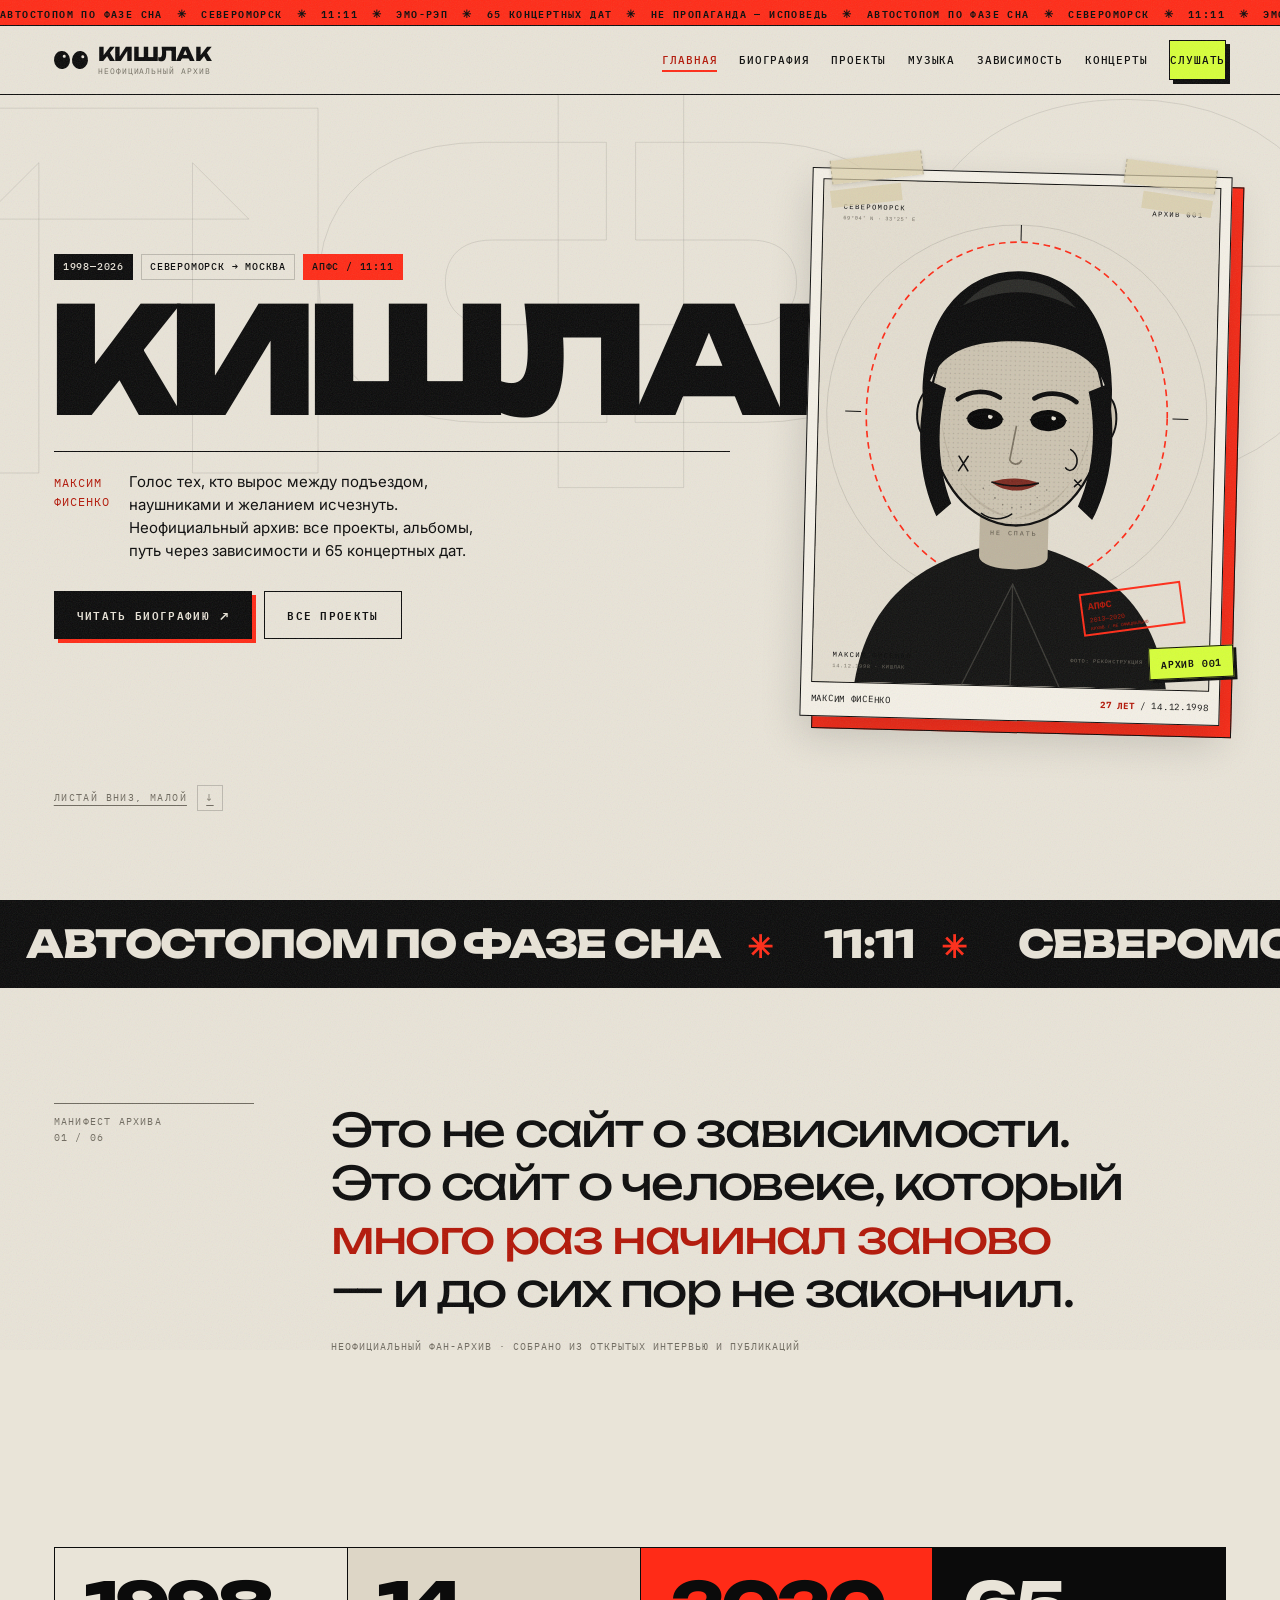
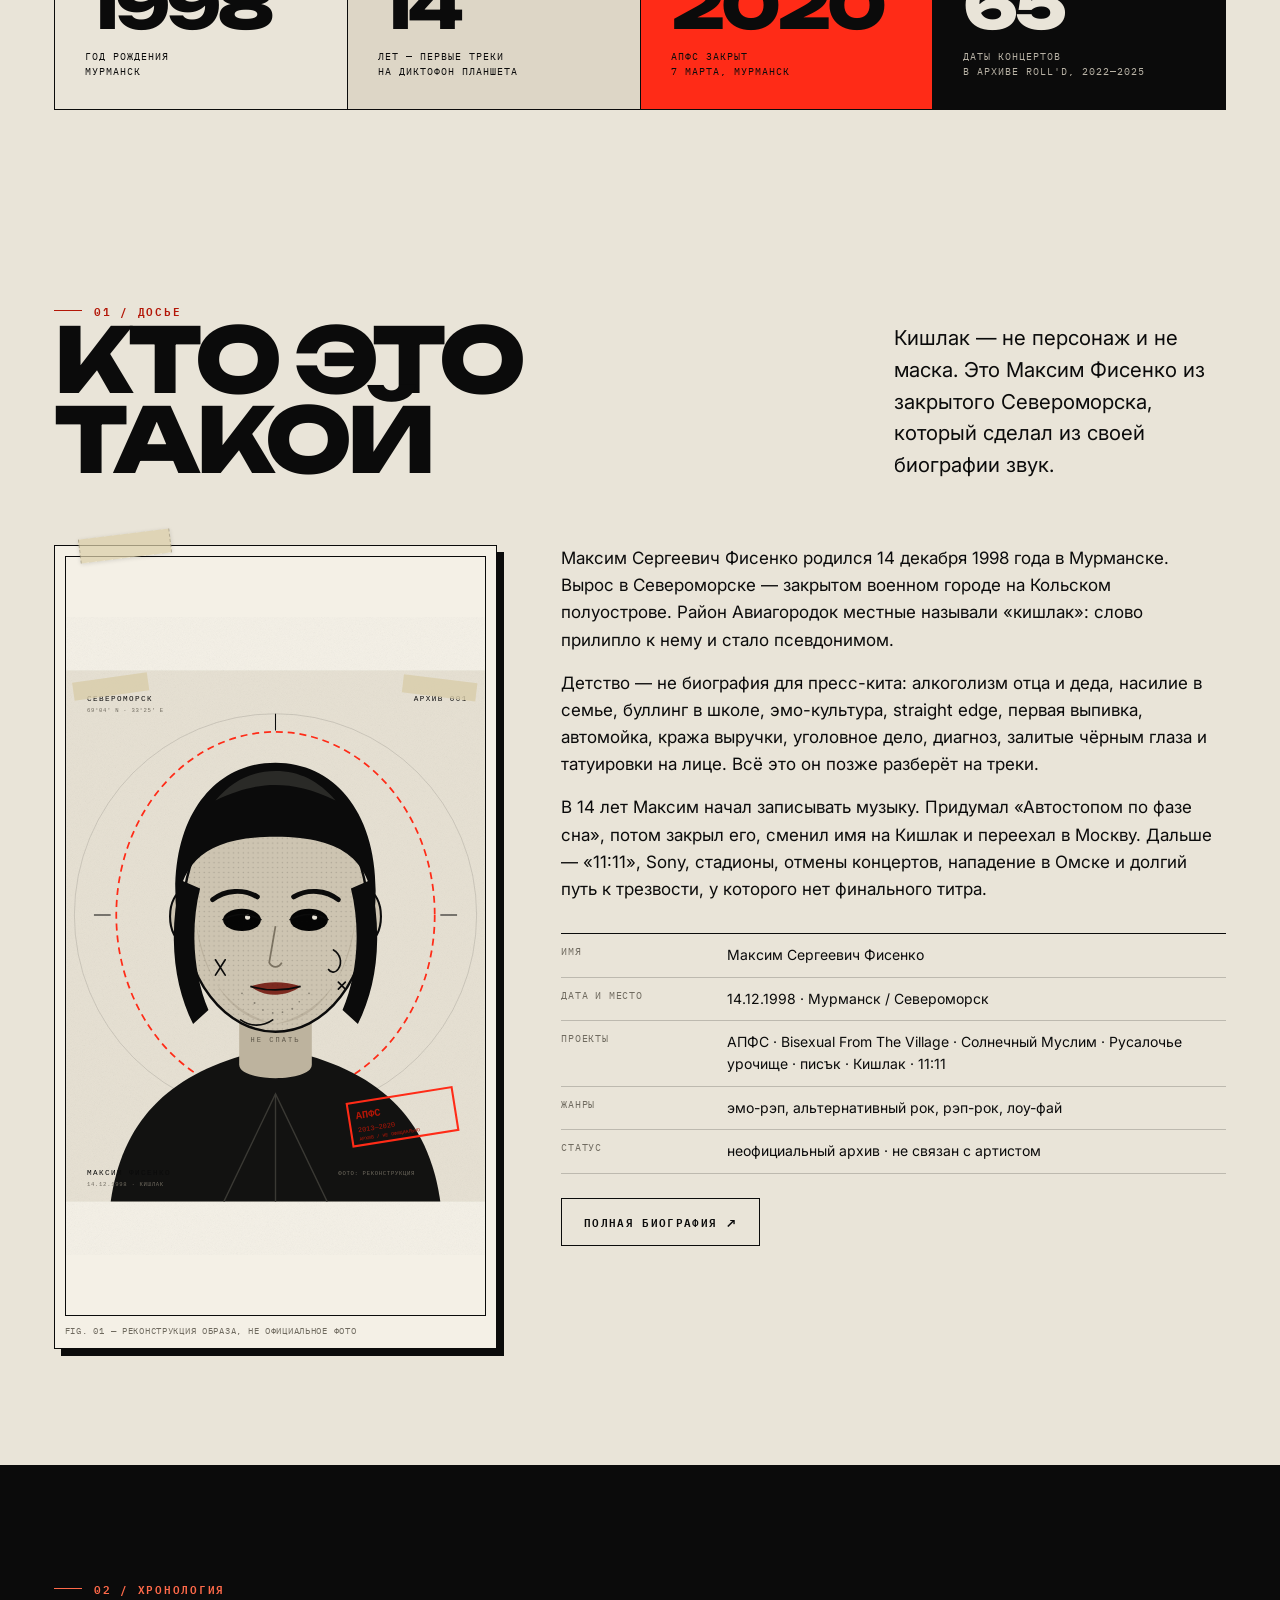
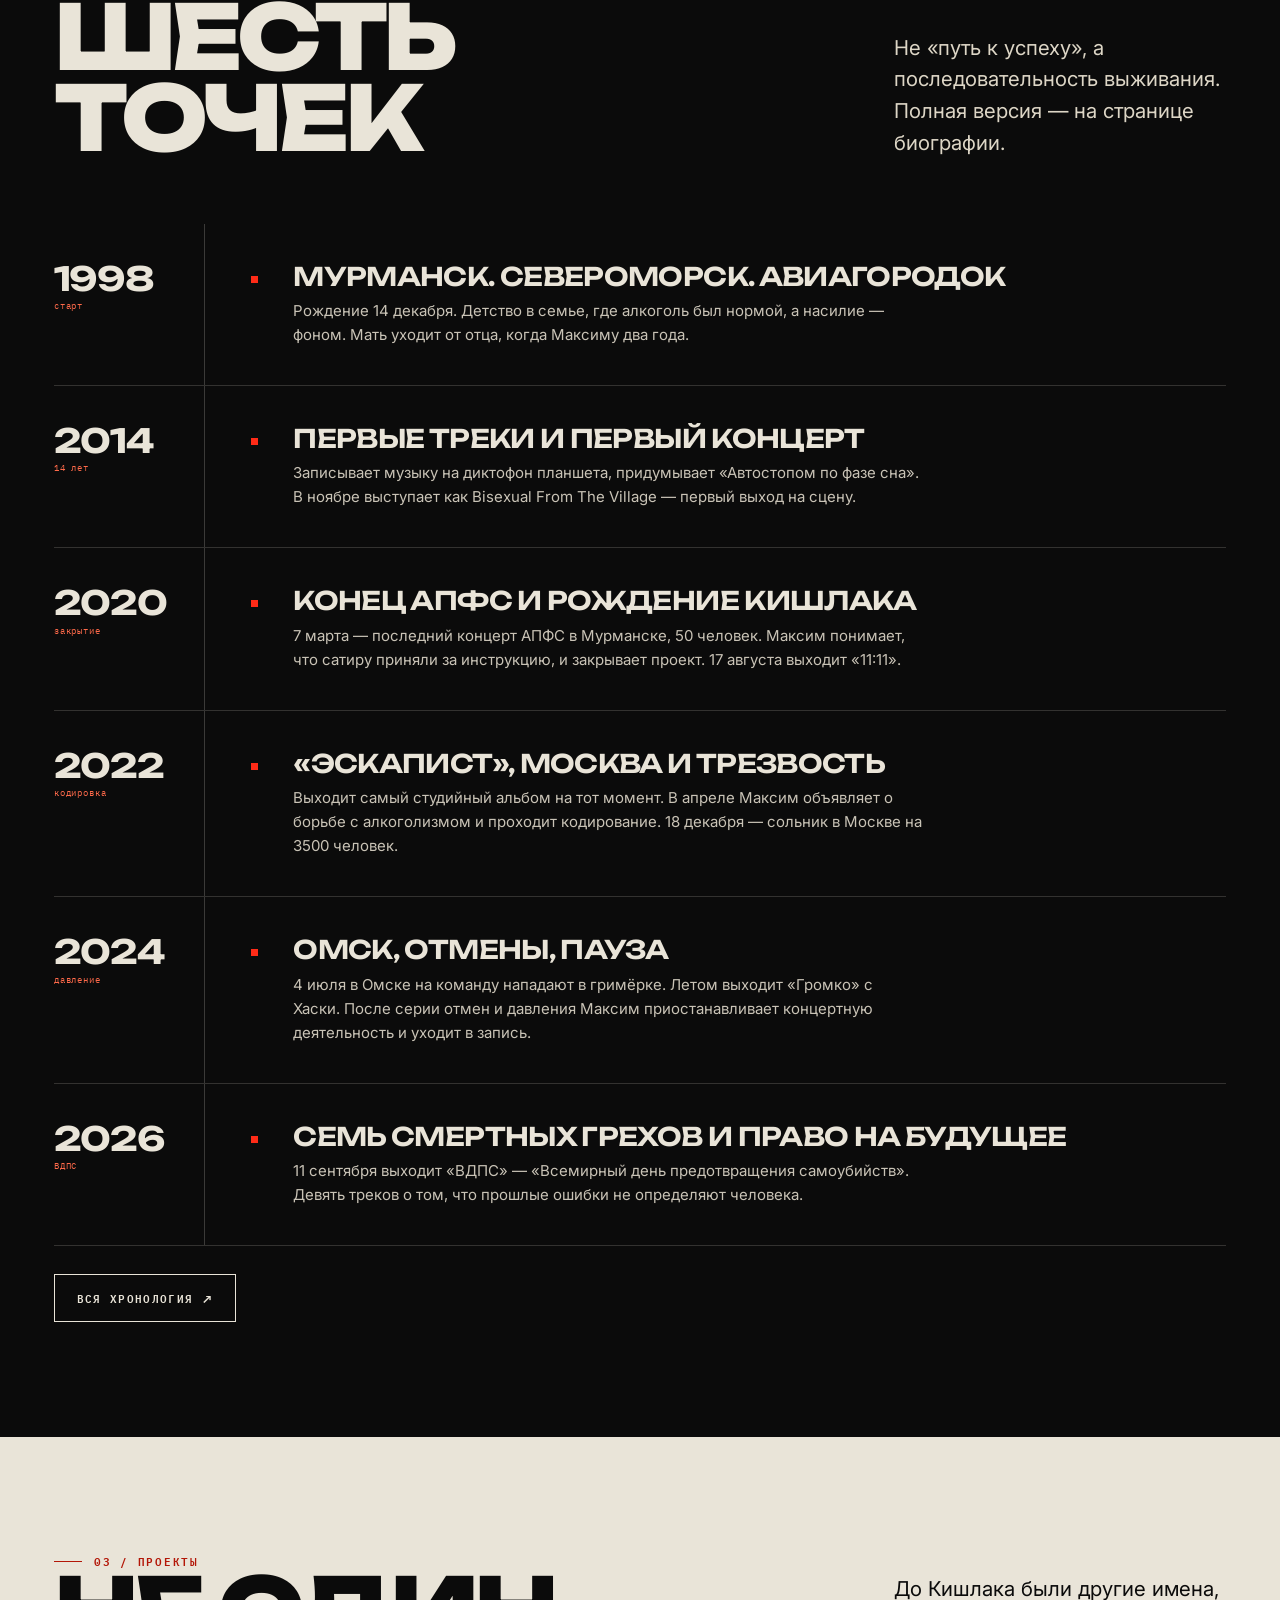
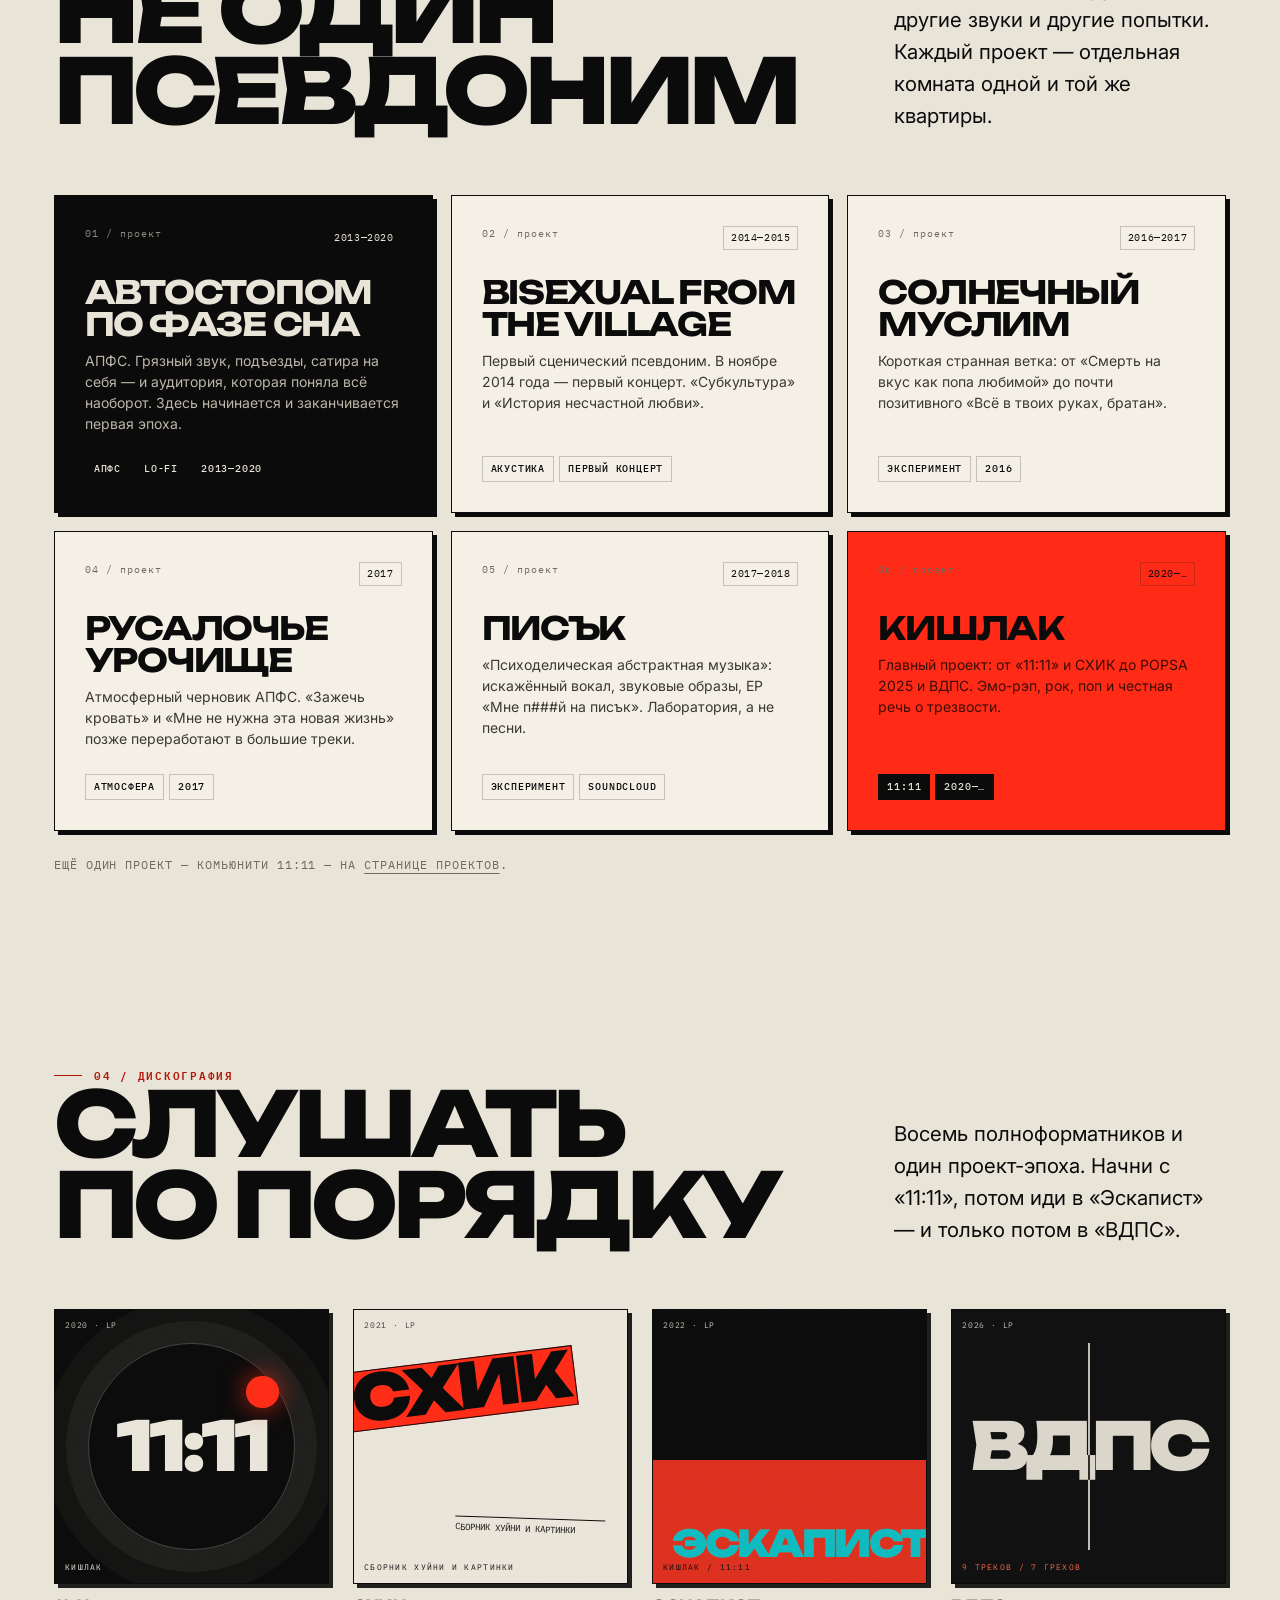
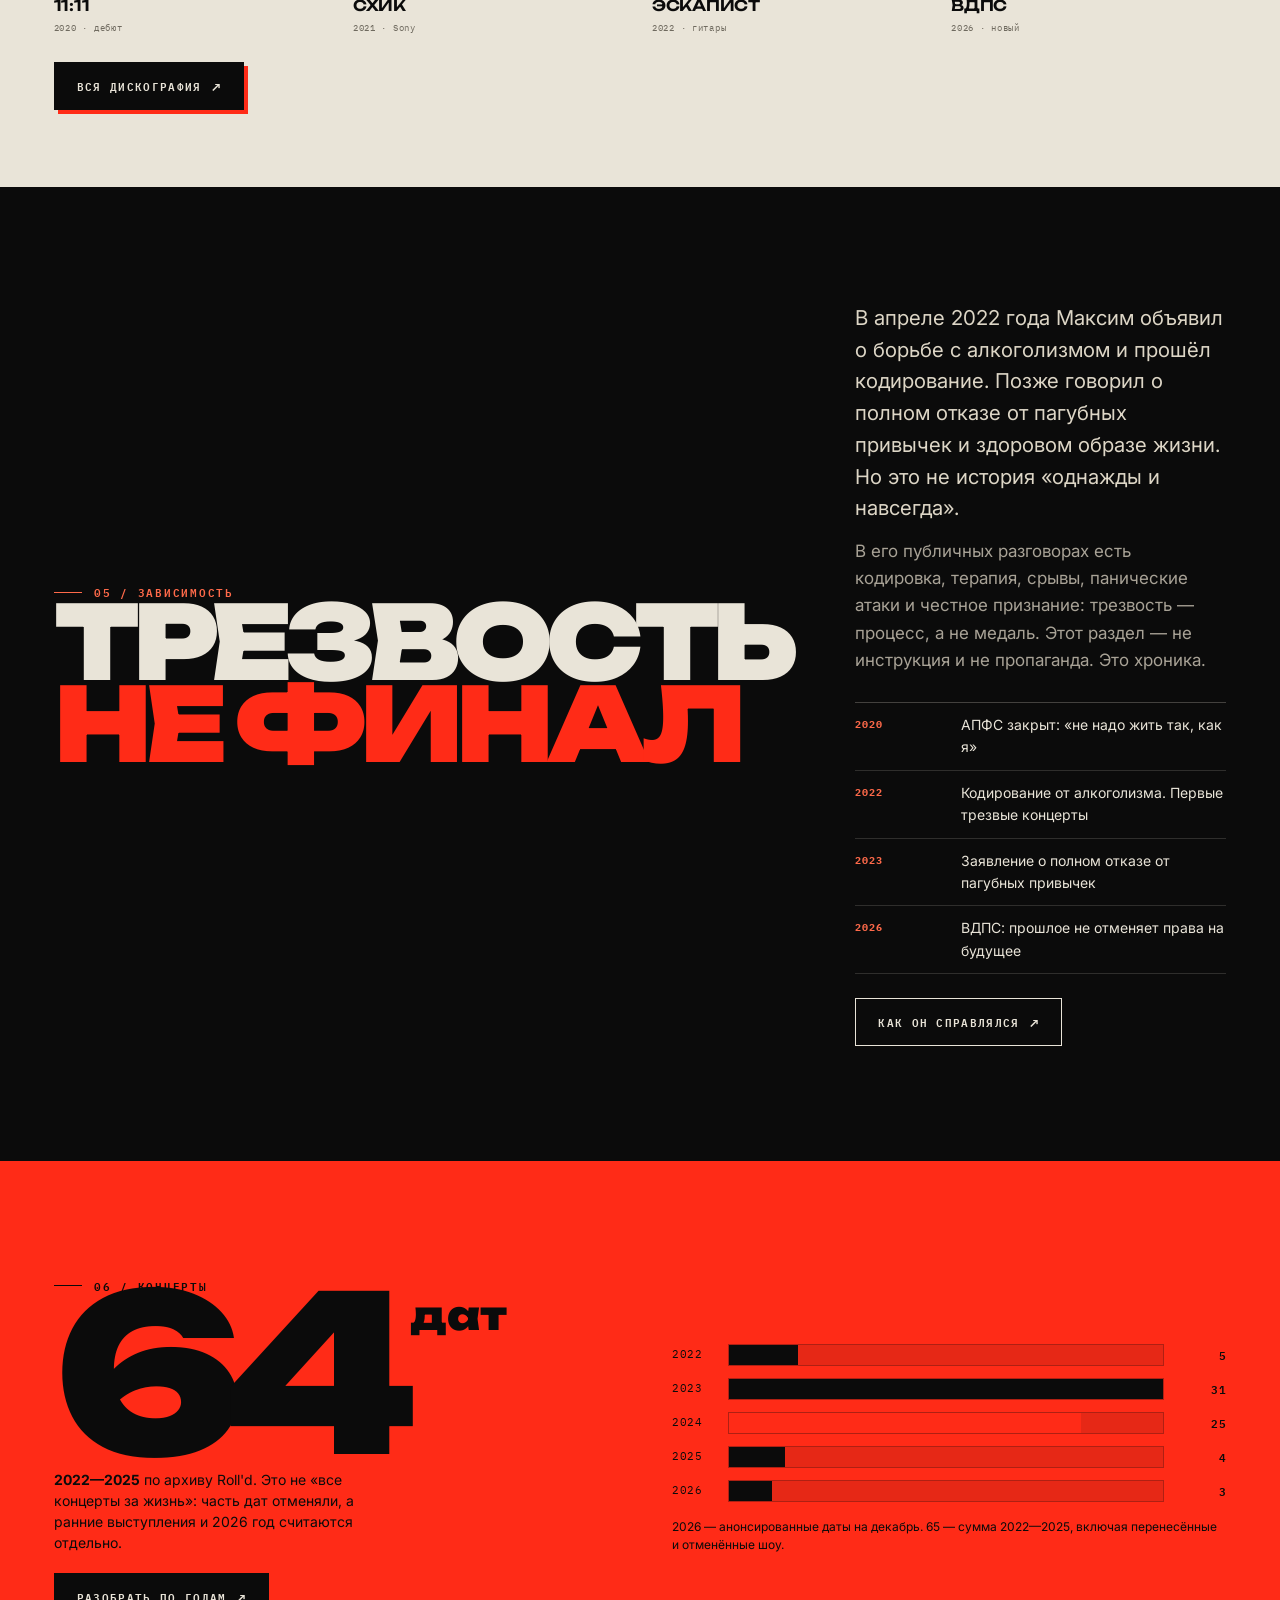
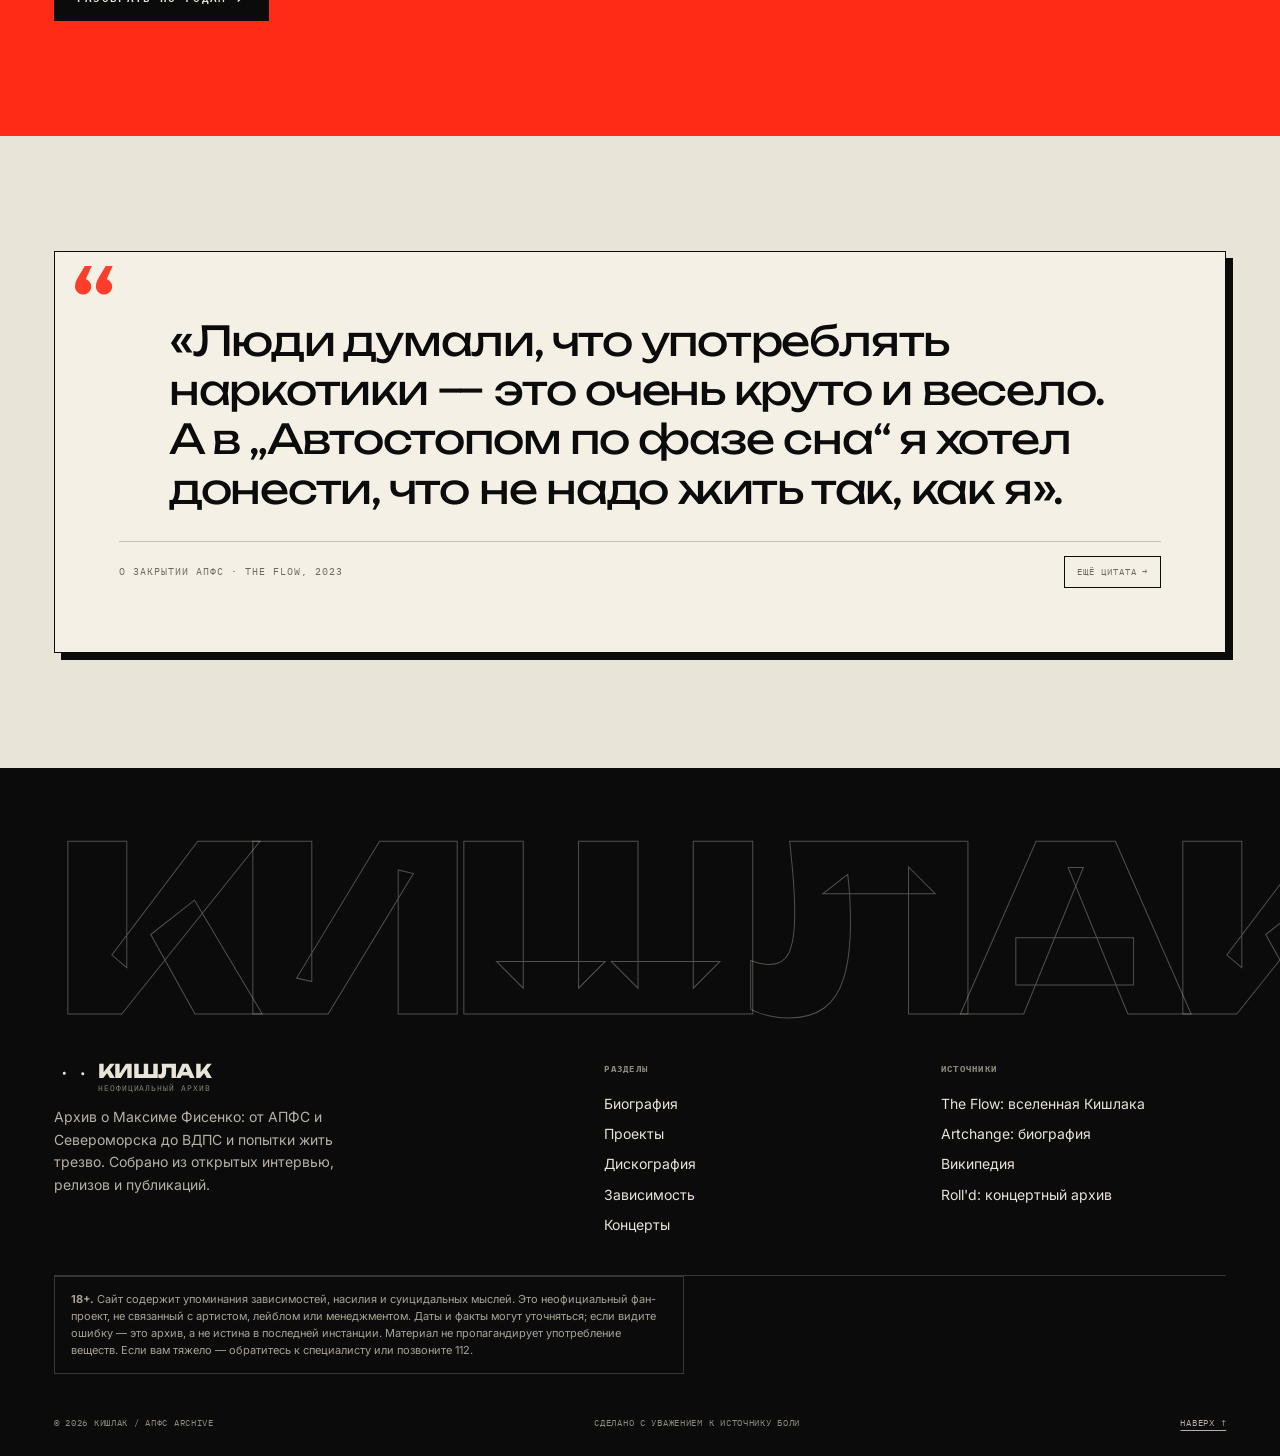
<file: index.html>
<!DOCTYPE html>
<html lang="ru">
<head>
  <meta charset="UTF-8">
  <meta name="viewport" content="width=device-width, initial-scale=1.0">
  <title>Кишлак — неофициальный архив: биография, проекты, альбомы, концерты</title>
  <meta name="description" content="Неофициальный архив Максима Фисенко (Кишлак): биография, все проекты от АПФС до 11:11, дискография, история трезвости и 65 концертных дат.">
  <meta property="og:title" content="Кишлак — неофициальный архив">
  <meta property="og:description" content="От АПФС до ВДПС: жизнь, проекты, зависимость и трезвость, концерты.">
  <meta property="og:type" content="website">
  <link rel="icon" href="assets/img/favicon.svg" type="image/svg+xml">
  <link rel="stylesheet" href="assets/css/style.css">
</head>
<body>
  <a class="skip" href="#main">Перейти к содержимому</a>

  <header class="site-header">
    <div class="ticker" aria-hidden="true">
      <div class="ticker__track">
        <span>Автостопом по фазе сна</span><span>Североморск</span><span>11:11</span><span>эмо-рэп</span><span>65 концертных дат</span><span>не пропаганда — исповедь</span>
        <span>Автостопом по фазе сна</span><span>Североморск</span><span>11:11</span><span>эмо-рэп</span><span>65 концертных дат</span><span>не пропаганда — исповедь</span>
      </div>
    </div>
    <div class="nav-wrap">
      <a class="brand" href="index.html" aria-label="Кишлак — на главную">
        <span class="brand__eyes" aria-hidden="true"><i></i><i></i></span>
        <span>Кишлак<small>неофициальный архив</small></span>
      </a>
      <nav class="nav" id="nav" aria-label="Основная навигация">
        <a href="index.html">Главная</a>
        <a href="bio.html">Биография</a>
        <a href="projects.html">Проекты</a>
        <a href="music.html">Музыка</a>
        <a href="recovery.html">Зависимость</a>
        <a href="concerts.html">Концерты</a>
        <a class="btn btn--acid nav__cta" href="music.html">Слушать</a>
      </nav>
      <button class="menu-btn" type="button" aria-expanded="false" aria-controls="nav" aria-label="Открыть меню">
        <span></span>
      </button>
    </div>
    <div class="progress" aria-hidden="true"><span></span></div>
  </header>

  <main id="main">

    <!-- HERO -->
    <section class="hero">
      <div class="hero__bg" aria-hidden="true">АПФС</div>
      <div class="container">
        <div class="hero__grid">
          <div>
            <div class="hero__meta">
              <span class="tag tag--ink">1998—2026</span>
              <span class="tag">Североморск → Москва</span>
              <span class="tag tag--red">АПФС / 11:11</span>
            </div>
            <h1 class="hero__title">
              <span class="glitch" data-text="Кишлак">Кишлак</span>
            </h1>
            <div class="hero__sub">
              <span class="mono">Максим<br>Фисенко</span>
              <p>Голос тех, кто вырос между подъездом, наушниками и желанием исчезнуть. Неофициальный архив: все проекты, альбомы, путь через зависимости и 65 концертных дат.</p>
            </div>
            <div class="hero__cta">
              <a class="btn" href="bio.html">Читать биографию <span class="atom">↗</span></a>
              <a class="btn btn--ghost" href="projects.html">Все проекты</a>
            </div>
          </div>

          <div class="hero__card">
            <span class="tape"></span>
            <span class="tape"></span>
            <div class="id-card">
              <div class="id-card__img">
                <img src="assets/img/portrait.svg" width="600" height="760" alt="Стилизованный архивный портрет Максима Фисенко с чёрными белками глаз и татуировками">
              </div>
              <div class="id-card__cap">
                <span>Максим Фисенко</span>
                <span><b>27 лет</b> / 14.12.1998</span>
              </div>
              <span class="sticker">архив 001</span>
            </div>
          </div>
        </div>
        <a class="scroll-hint" href="#manifest">Листай вниз, малой</a>
      </div>
    </section>

    <!-- BAND -->
    <div class="band" aria-hidden="true">
      <div class="band__track">
        <span>Автостопом по фазе сна</span><span>11:11</span><span>Североморск</span><span>Трезвость — процесс</span><span>Не пропаганда</span>
        <span>Автостопом по фазе сна</span><span>11:11</span><span>Североморск</span><span>Трезвость — процесс</span><span>Не пропаганда</span>
      </div>
    </div>

    <!-- MANIFESTO -->
    <section class="section" id="manifest">
      <div class="container">
        <div class="manifesto reveal">
          <div class="manifesto__side">
            Манифест архива<br>01 / 06
          </div>
          <div>
            <p class="manifesto__quote">Это не сайт о зависимости. Это сайт о человеке, который <em>много раз начинал заново</em> — и до сих пор не закончил.</p>
            <p class="manifesto__src">Неофициальный фан-архив · собрано из открытых интервью и публикаций</p>
          </div>
        </div>
      </div>
    </section>

    <!-- STATS -->
    <section class="section section--tight">
      <div class="container">
        <div class="stats reveal">
          <div class="stat">
            <div class="stat__num">1998</div>
            <div class="stat__label">год рождения<br>Мурманск</div>
          </div>
          <div class="stat">
            <div class="stat__num"><span data-count="14">14</span></div>
            <div class="stat__label">лет — первые треки<br>на диктофон планшета</div>
          </div>
          <div class="stat">
            <div class="stat__num">2020</div>
            <div class="stat__label">АПФС закрыт<br>7 марта, Мурманск</div>
          </div>
          <div class="stat">
            <div class="stat__num"><span data-count="65">65</span></div>
            <div class="stat__label">даты концертов<br>в архиве Roll'd, 2022—2025</div>
          </div>
        </div>
      </div>
    </section>

    <!-- DOSSIER -->
    <section class="section" id="bio">
      <div class="container">
        <div class="section-head reveal">
          <div>
            <div class="kicker">01 / Досье</div>
            <h2 class="display">Кто это<br>такой</h2>
          </div>
          <p class="lead">Кишлак — не персонаж и не маска. Это Максим Фисенко из закрытого Североморска, который сделал из своей биографии звук.</p>
        </div>

        <div class="dossier">
          <figure class="dossier__photo reveal">
            <span class="tape" style="top:-12px; left:24px; transform:rotate(-7deg)"></span>
            <img src="assets/img/portrait.svg" width="600" height="760" alt="Архивный портрет: чёрные глаза, татуировки, красный штамп АПФС">
            <figcaption>Fig. 01 — реконструкция образа, не официальное фото</figcaption>
          </figure>

          <div class="dossier__body reveal" data-delay="1">
            <p>Максим Сергеевич Фисенко родился 14 декабря 1998 года в Мурманске. Вырос в Североморске — закрытом военном городе на Кольском полуострове. Район Авиагородок местные называли «кишлак»: слово прилипло к нему и стало псевдонимом.</p>
            <p>Детство — не биография для пресс-кита: алкоголизм отца и деда, насилие в семье, буллинг в школе, эмо-культура, straight edge, первая выпивка, автомойка, кража выручки, уголовное дело, диагноз, залитые чёрным глаза и татуировки на лице. Всё это он позже разберёт на треки.</p>
            <p>В 14 лет Максим начал записывать музыку. Придумал «Автостопом по фазе сна», потом закрыл его, сменил имя на Кишлак и переехал в Москву. Дальше — «11:11», Sony, стадионы, отмены концертов, нападение в Омске и долгий путь к трезвости, у которого нет финального титра.</p>

            <dl class="dossier__facts">
              <div class="fact"><dt>Имя</dt><dd>Максим Сергеевич Фисенко</dd></div>
              <div class="fact"><dt>Дата и место</dt><dd>14.12.1998 · Мурманск / Североморск</dd></div>
              <div class="fact"><dt>Проекты</dt><dd>АПФС · Bisexual From The Village · Солнечный Муслим · Русалочье урочище · писък · Кишлак · 11:11</dd></div>
              <div class="fact"><dt>Жанры</dt><dd>эмо-рэп, альтернативный рок, рэп-рок, лоу-фай</dd></div>
              <div class="fact"><dt>Статус</dt><dd>неофициальный архив · не связан с артистом</dd></div>
            </dl>
            <p style="margin-top:24px"><a class="btn btn--ghost" href="bio.html">Полная биография <span class="atom">↗</span></a></p>
          </div>
        </div>
      </div>
    </section>

    <!-- TIMELINE PREVIEW -->
    <section class="section section--ink">
      <div class="container">
        <div class="section-head reveal">
          <div>
            <div class="kicker">02 / Хронология</div>
            <h2 class="display">Шесть<br>точек</h2>
          </div>
          <p class="lead">Не «путь к успеху», а последовательность выживания. Полная версия — на странице биографии.</p>
        </div>

        <div class="timeline reveal">
          <article class="tl-item">
            <div class="tl-item__year">1998<small>старт</small></div>
            <div class="tl-item__body">
              <h3>Мурманск. Североморск. Авиагородок</h3>
              <p>Рождение 14 декабря. Детство в семье, где алкоголь был нормой, а насилие — фоном. Мать уходит от отца, когда Максиму два года.</p>
            </div>
          </article>
          <article class="tl-item">
            <div class="tl-item__year">2014<small>14 лет</small></div>
            <div class="tl-item__body">
              <h3>Первые треки и первый концерт</h3>
              <p>Записывает музыку на диктофон планшета, придумывает «Автостопом по фазе сна». В ноябре выступает как Bisexual From The Village — первый выход на сцену.</p>
            </div>
          </article>
          <article class="tl-item">
            <div class="tl-item__year">2020<small>закрытие</small></div>
            <div class="tl-item__body">
              <h3>Конец АПФС и рождение Кишлака</h3>
              <p>7 марта — последний концерт АПФС в Мурманске, 50 человек. Максим понимает, что сатиру приняли за инструкцию, и закрывает проект. 17 августа выходит «11:11».</p>
            </div>
          </article>
          <article class="tl-item">
            <div class="tl-item__year">2022<small>кодировка</small></div>
            <div class="tl-item__body">
              <h3>«Эскапист», Москва и трезвость</h3>
              <p>Выходит самый студийный альбом на тот момент. В апреле Максим объявляет о борьбе с алкоголизмом и проходит кодирование. 18 декабря — сольник в Москве на 3500 человек.</p>
            </div>
          </article>
          <article class="tl-item">
            <div class="tl-item__year">2024<small>давление</small></div>
            <div class="tl-item__body">
              <h3>Омск, отмены, пауза</h3>
              <p>4 июля в Омске на команду нападают в гримёрке. Летом выходит «Громко» с Хаски. После серии отмен и давления Максим приостанавливает концертную деятельность и уходит в запись.</p>
            </div>
          </article>
          <article class="tl-item">
            <div class="tl-item__year">2026<small>ВДПС</small></div>
            <div class="tl-item__body">
              <h3>Семь смертных грехов и право на будущее</h3>
              <p>11 сентября выходит «ВДПС» — «Всемирный день предотвращения самоубийств». Девять треков о том, что прошлые ошибки не определяют человека.</p>
            </div>
          </article>
        </div>

        <p style="margin-top:28px"><a class="btn btn--ghost" href="bio.html">Вся хронология <span class="atom">↗</span></a></p>
      </div>
    </section>

    <!-- PROJECTS -->
    <section class="section">
      <div class="container">
        <div class="section-head reveal">
          <div>
            <div class="kicker">03 / Проекты</div>
            <h2 class="display">Не один<br>псевдоним</h2>
          </div>
          <p class="lead">До Кишлака были другие имена, другие звуки и другие попытки. Каждый проект — отдельная комната одной и той же квартиры.</p>
        </div>

        <div class="projects">
          <a class="project project--dark reveal" href="projects.html#apfs">
            <div class="project__top"><span class="project__num">01 / проект</span><span class="project__years">2013—2020</span></div>
            <h3>Автостопом<br>по фазе сна</h3>
            <p>АПФС. Грязный звук, подъезды, сатира на себя — и аудитория, которая поняла всё наоборот. Здесь начинается и заканчивается первая эпоха.</p>
            <div class="project__tags"><span class="tag">АПФС</span><span class="tag">lo-fi</span><span class="tag">2013—2020</span></div>
            <span class="project__arrow">↗</span>
          </a>

          <a class="project reveal" data-delay="1" href="projects.html#bftv">
            <div class="project__top"><span class="project__num">02 / проект</span><span class="project__years">2014—2015</span></div>
            <h3>Bisexual From<br>The Village</h3>
            <p>Первый сценический псевдоним. В ноябре 2014 года — первый концерт. «Субкультура» и «История несчастной любви».</p>
            <div class="project__tags"><span class="tag">акустика</span><span class="tag">первый концерт</span></div>
            <span class="project__arrow">↗</span>
          </a>

          <a class="project reveal" data-delay="2" href="projects.html#muslim">
            <div class="project__top"><span class="project__num">03 / проект</span><span class="project__years">2016—2017</span></div>
            <h3>Солнечный<br>Муслим</h3>
            <p>Короткая странная ветка: от «Смерть на вкус как попа любимой» до почти позитивного «Всё в твоих руках, братан».</p>
            <div class="project__tags"><span class="tag">эксперимент</span><span class="tag">2016</span></div>
            <span class="project__arrow">↗</span>
          </a>

          <a class="project reveal" href="projects.html#rusalochye">
            <div class="project__top"><span class="project__num">04 / проект</span><span class="project__years">2017</span></div>
            <h3>Русалочье<br>урочище</h3>
            <p>Атмосферный черновик АПФС. «Зажечь кровать» и «Мне не нужна эта новая жизнь» позже переработают в большие треки.</p>
            <div class="project__tags"><span class="tag">атмосфера</span><span class="tag">2017</span></div>
            <span class="project__arrow">↗</span>
          </a>

          <a class="project reveal" data-delay="1" href="projects.html#pisk">
            <div class="project__top"><span class="project__num">05 / проект</span><span class="project__years">2017—2018</span></div>
            <h3>писък</h3>
            <p>«Психоделическая абстрактная музыка»: искажённый вокал, звуковые образы, EP «Мне п###й на писък». Лаборатория, а не песни.</p>
            <div class="project__tags"><span class="tag">эксперимент</span><span class="tag">soundcloud</span></div>
            <span class="project__arrow">↗</span>
          </a>

          <a class="project project--red reveal" data-delay="2" href="projects.html#kishlak">
            <div class="project__top"><span class="project__num">06 / проект</span><span class="project__years">2020—…</span></div>
            <h3>Кишлак</h3>
            <p>Главный проект: от «11:11» и СХИК до POPSA 2025 и ВДПС. Эмо-рэп, рок, поп и честная речь о трезвости.</p>
            <div class="project__tags"><span class="tag tag--ink">11:11</span><span class="tag tag--ink">2020—…</span></div>
            <span class="project__arrow">↗</span>
          </a>
        </div>

        <p style="margin-top:24px" class="mono muted">Ещё один проект — комьюнити 11:11 — на <a href="projects.html">странице проектов</a>.</p>
      </div>
    </section>

    <!-- ALBUMS -->
    <section class="section section--tight">
      <div class="container">
        <div class="section-head reveal">
          <div>
            <div class="kicker">04 / Дискография</div>
            <h2 class="display">Слушать<br>по порядку</h2>
          </div>
          <p class="lead">Восемь полноформатников и один проект-эпоха. Начни с «11:11», потом иди в «Эскапист» — и только потом в «ВДПС».</p>
        </div>

        <div class="albums-strip">
          <a class="album-tile reveal" href="music.html?album=1111">
            <div class="cover cover--1111">
              <span class="cover__meta">2020 · LP</span>
              <span class="cover__big">11:11</span>
              <span class="cover__small">КИШЛАК</span>
            </div>
            <h3>11:11</h3>
            <p>2020 · дебют</p>
          </a>
          <a class="album-tile reveal" data-delay="1" href="music.html?album=shik">
            <div class="cover cover--shik">
              <span class="cover__meta">2021 · LP</span>
              <span class="cover__big">СХИК</span>
              <span class="cover__small">СБОРНИК ХУЙНИ И КАРТИНКИ</span>
            </div>
            <h3>СХИК</h3>
            <p>2021 · Sony</p>
          </a>
          <a class="album-tile reveal" data-delay="2" href="music.html?album=escapist">
            <div class="cover cover--escapist">
              <span class="cover__meta">2022 · LP</span>
              <span class="cover__big">ЭСКАПИСТ</span>
              <span class="cover__small">КИШЛАК / 11:11</span>
            </div>
            <h3>Эскапист</h3>
            <p>2022 · гитары</p>
          </a>
          <a class="album-tile reveal" data-delay="3" href="music.html?album=vdps">
            <div class="cover cover--vdps">
              <span class="cover__meta">2026 · LP</span>
              <span class="cover__big">ВДПС</span>
              <span class="cover__small">9 ТРЕКОВ / 7 ГРЕХОВ</span>
            </div>
            <h3>ВДПС</h3>
            <p>2026 · новый</p>
          </a>
        </div>

        <p style="margin-top:26px"><a class="btn" href="music.html">Вся дискография <span class="atom">↗</span></a></p>
      </div>
    </section>

    <!-- RECOVERY -->
    <section class="section section--ink">
      <div class="container">
        <div class="recovery-teaser">
          <div class="reveal">
            <div class="kicker">05 / Зависимость</div>
            <p class="recovery-teaser__big">Трезвость<span>не финал</span></p>
          </div>
          <div class="recovery-teaser__body reveal" data-delay="1">
            <p class="lead">В апреле 2022 года Максим объявил о борьбе с алкоголизмом и прошёл кодирование. Позже говорил о полном отказе от пагубных привычек и здоровом образе жизни. Но это не история «однажды и навсегда».</p>
            <p class="muted">В его публичных разговорах есть кодировка, терапия, срывы, панические атаки и честное признание: трезвость — процесс, а не медаль. Этот раздел — не инструкция и не пропаганда. Это хроника.</p>
            <div class="recovery-steps">
              <div class="recovery-step"><b>2020</b><span>АПФС закрыт: «не надо жить так, как я»</span></div>
              <div class="recovery-step"><b>2022</b><span>Кодирование от алкоголизма. Первые трезвые концерты</span></div>
              <div class="recovery-step"><b>2023</b><span>Заявление о полном отказе от пагубных привычек</span></div>
              <div class="recovery-step"><b>2026</b><span>ВДПС: прошлое не отменяет права на будущее</span></div>
            </div>
            <a class="btn btn--ghost" href="recovery.html">Как он справлялся <span class="atom">↗</span></a>
          </div>
        </div>
      </div>
    </section>

    <!-- CONCERTS -->
    <section class="section section--red">
      <div class="container">
        <div class="concert-teaser">
          <div class="reveal">
            <div class="kicker">06 / Концерты</div>
            <div class="big-count"><span data-count="65">65</span><sup>дат</sup></div>
            <p class="big-count__cap"><b>2022—2025</b> по архиву Roll'd. Это не «все концерты за жизнь»: часть дат отменяли, а ранние выступления и 2026 год считаются отдельно.</p>
            <a class="btn" style="margin-top:20px" href="concerts.html">Разобрать по годам <span class="atom">↗</span></a>
          </div>
          <div class="reveal" data-delay="1">
            <div class="year-bars">
              <div class="year-bar"><span>2022</span><span class="year-bar__track"><span class="year-bar__fill" style="--w:16%"></span></span><b>5</b></div>
              <div class="year-bar"><span>2023</span><span class="year-bar__track"><span class="year-bar__fill" style="--w:100%"></span></span><b>31</b></div>
              <div class="year-bar"><span>2024</span><span class="year-bar__track"><span class="year-bar__fill" style="--w:81%"></span></span><b>25</b></div>
              <div class="year-bar"><span>2025</span><span class="year-bar__track"><span class="year-bar__fill" style="--w:13%"></span></span><b>4</b></div>
              <div class="year-bar"><span>2026</span><span class="year-bar__track"><span class="year-bar__fill" style="--w:10%"></span></span><b>3</b></div>
            </div>
            <p class="tiny" style="margin-top:16px">2026 — анонсированные даты на декабрь. 65 — сумма 2022—2025, включая перенесённые и отменённые шоу.</p>
          </div>
        </div>
      </div>
    </section>

    <!-- QUOTE -->
    <section class="section">
      <div class="container">
        <div class="quote-block reveal">
          <span class="quote-block__mark" aria-hidden="true">“</span>
          <blockquote data-quote-text>«Люди думали, что употреблять наркотики — это очень круто и весело. А в „Автостопом по фазе сна“ я хотел донести, что не надо жить так, как я».</blockquote>
          <div class="quote-block__foot">
            <span data-quote-src>О закрытии АПФС · The Flow, 2023</span>
            <button class="quote-btn" type="button" data-quote-next>Ещё цитата →</button>
          </div>
        </div>
      </div>
    </section>

  </main>

  <footer class="site-footer">
    <div class="footer__word" aria-hidden="true">КИШЛАК</div>
    <div class="container">
      <div class="footer__grid">
        <div class="footer__brand">
          <a class="brand" href="index.html" style="color:var(--paper)">
            <span class="brand__eyes" aria-hidden="true"><i></i><i></i></span>
            <span>Кишлак<small style="color:#8f8a7f">неофициальный архив</small></span>
          </a>
          <p>Архив о Максиме Фисенко: от АПФС и Североморска до ВДПС и попытки жить трезво. Собрано из открытых интервью, релизов и публикаций.</p>
        </div>
        <div class="footer__col">
          <h3>Разделы</h3>
          <a href="bio.html">Биография</a>
          <a href="projects.html">Проекты</a>
          <a href="music.html">Дискография</a>
          <a href="recovery.html">Зависимость</a>
          <a href="concerts.html">Концерты</a>
        </div>
        <div class="footer__col">
          <h3>Источники</h3>
          <a href="https://the-flow.ru/features/vselennaya-artista-kishlak" target="_blank" rel="noopener">The Flow: вселенная Кишлака</a>
          <a href="https://artchange.ru/biography/kishlak" target="_blank" rel="noopener">Artchange: биография</a>
          <a href="https://ru.wikipedia.org/wiki/Кишлак_(музыкант)" target="_blank" rel="noopener">Википедия</a>
          <a href="https://rolld.ru/artist/kishlak" target="_blank" rel="noopener">Roll'd: концертный архив</a>
        </div>
      </div>
      <p class="footer__disclaimer"><b>18+.</b> Сайт содержит упоминания зависимостей, насилия и суицидальных мыслей. Это неофициальный фан-проект, не связанный с артистом, лейблом или менеджментом. Даты и факты могут уточняться; если видите ошибку — это архив, а не истина в последней инстанции. Материал не пропагандирует употребление веществ. Если вам тяжело — обратитесь к специалисту или позвоните 112.</p>
      <div class="footer__bottom">
        <span>© <span data-year>2026</span> Кишлак / АПФС archive</span>
        <span>Сделано с уважением к источнику боли</span>
        <a href="#main">Наверх ↑</a>
      </div>
    </div>
  </footer>

  <button class="to-top" type="button" aria-label="Наверх">↑</button>
  <script src="assets/js/main.js"></script>
</body>
</html>
</file>
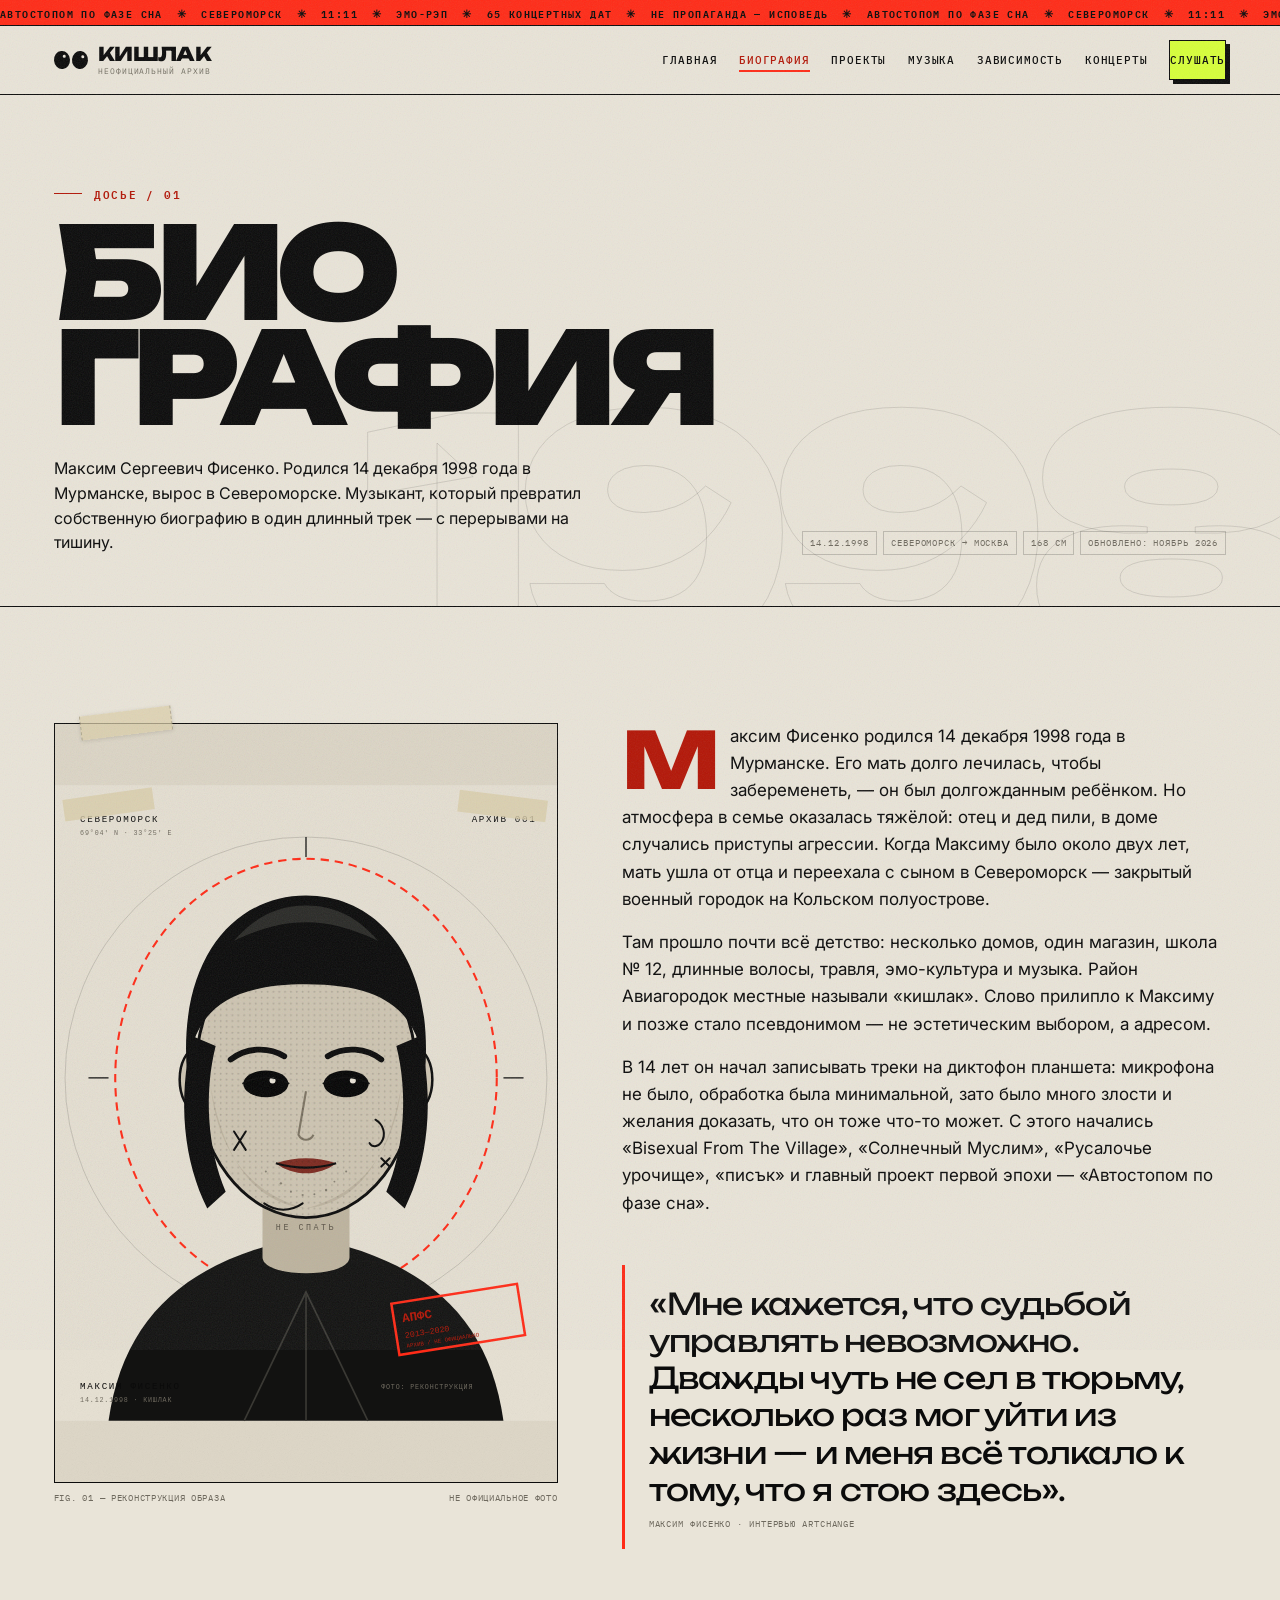
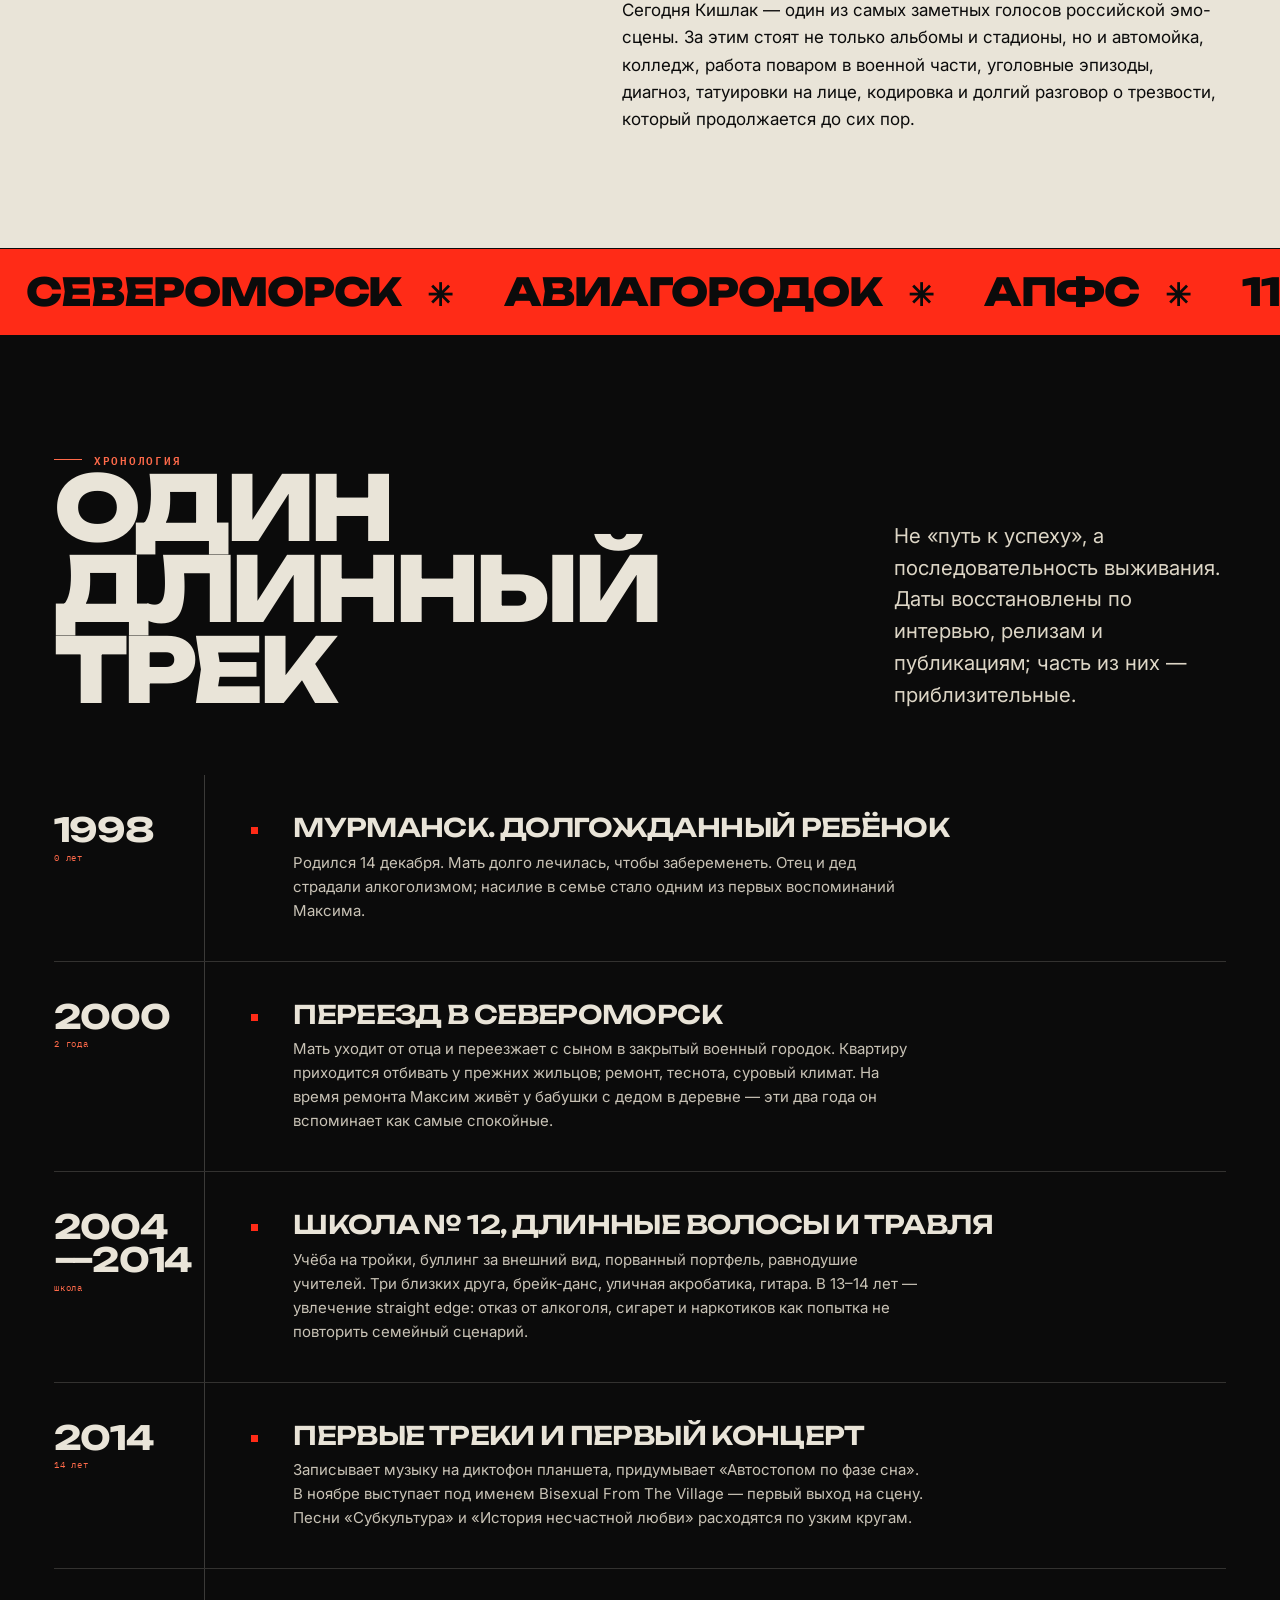
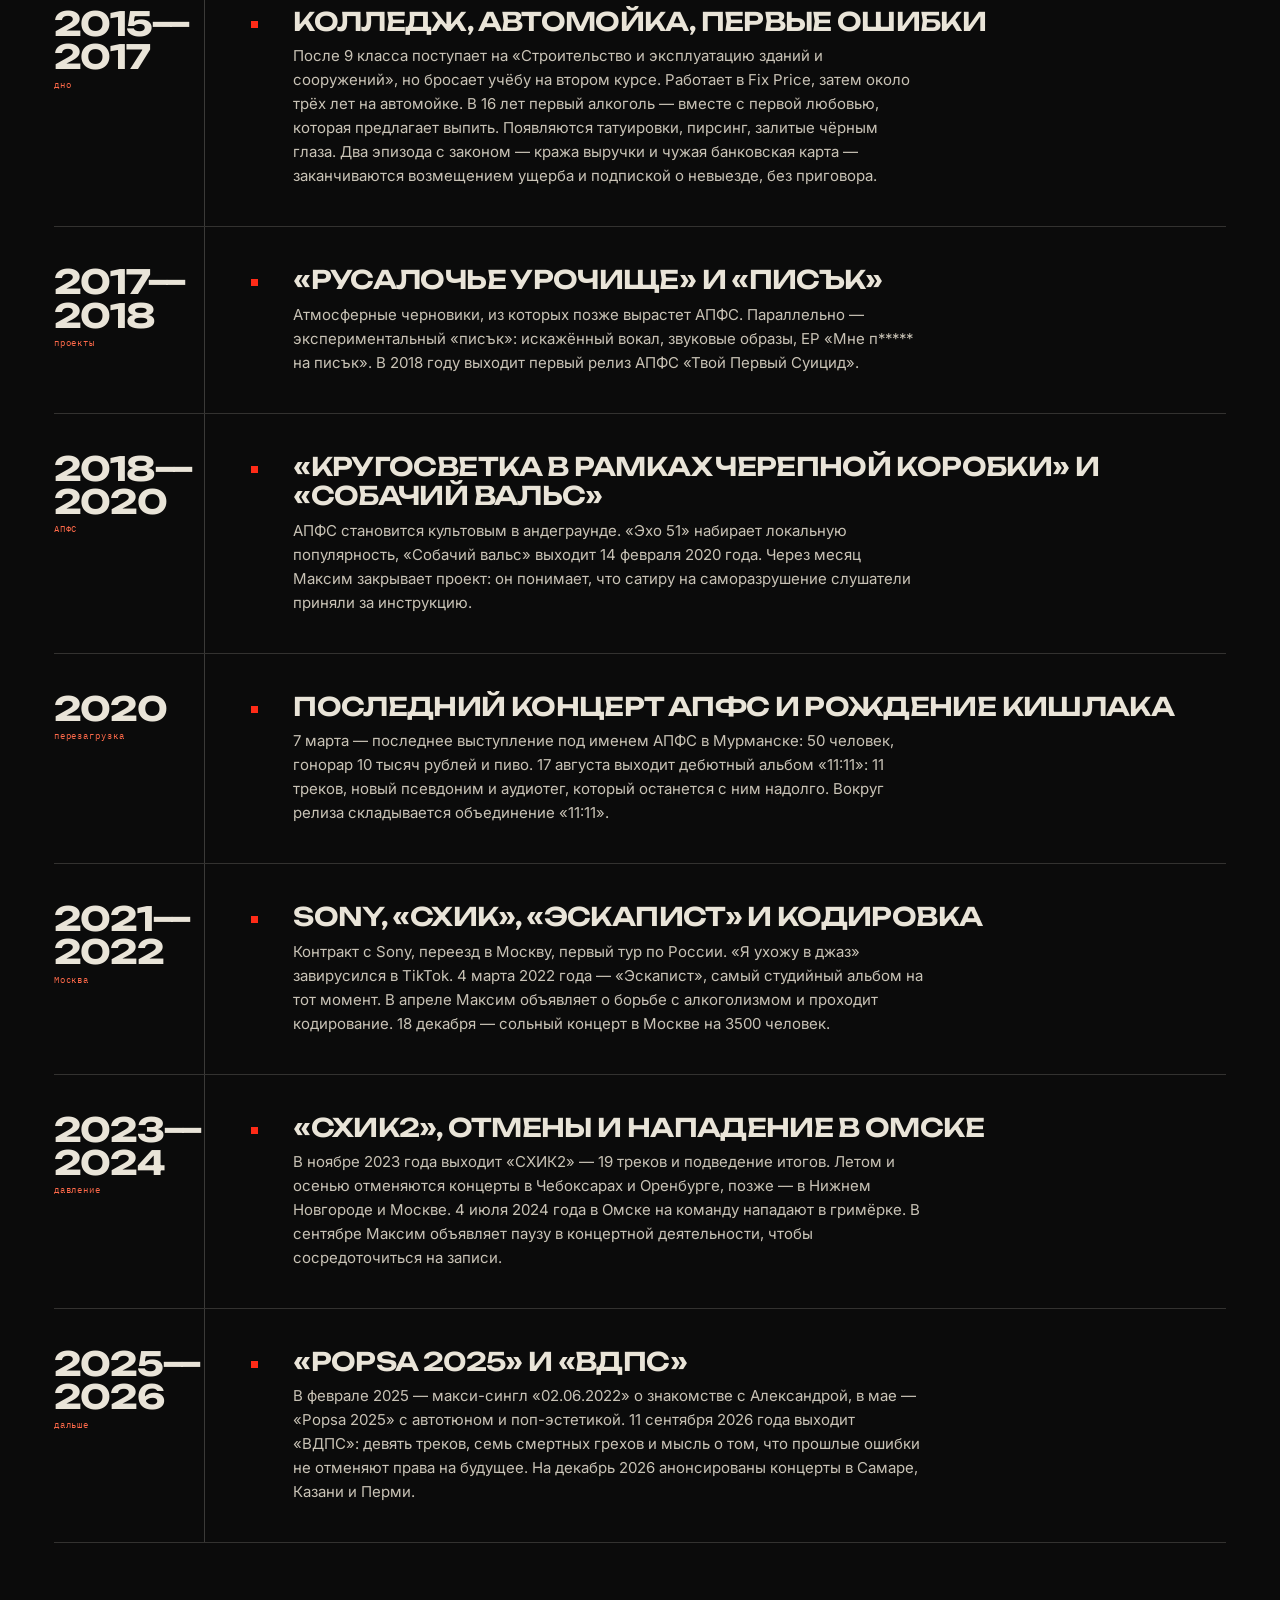
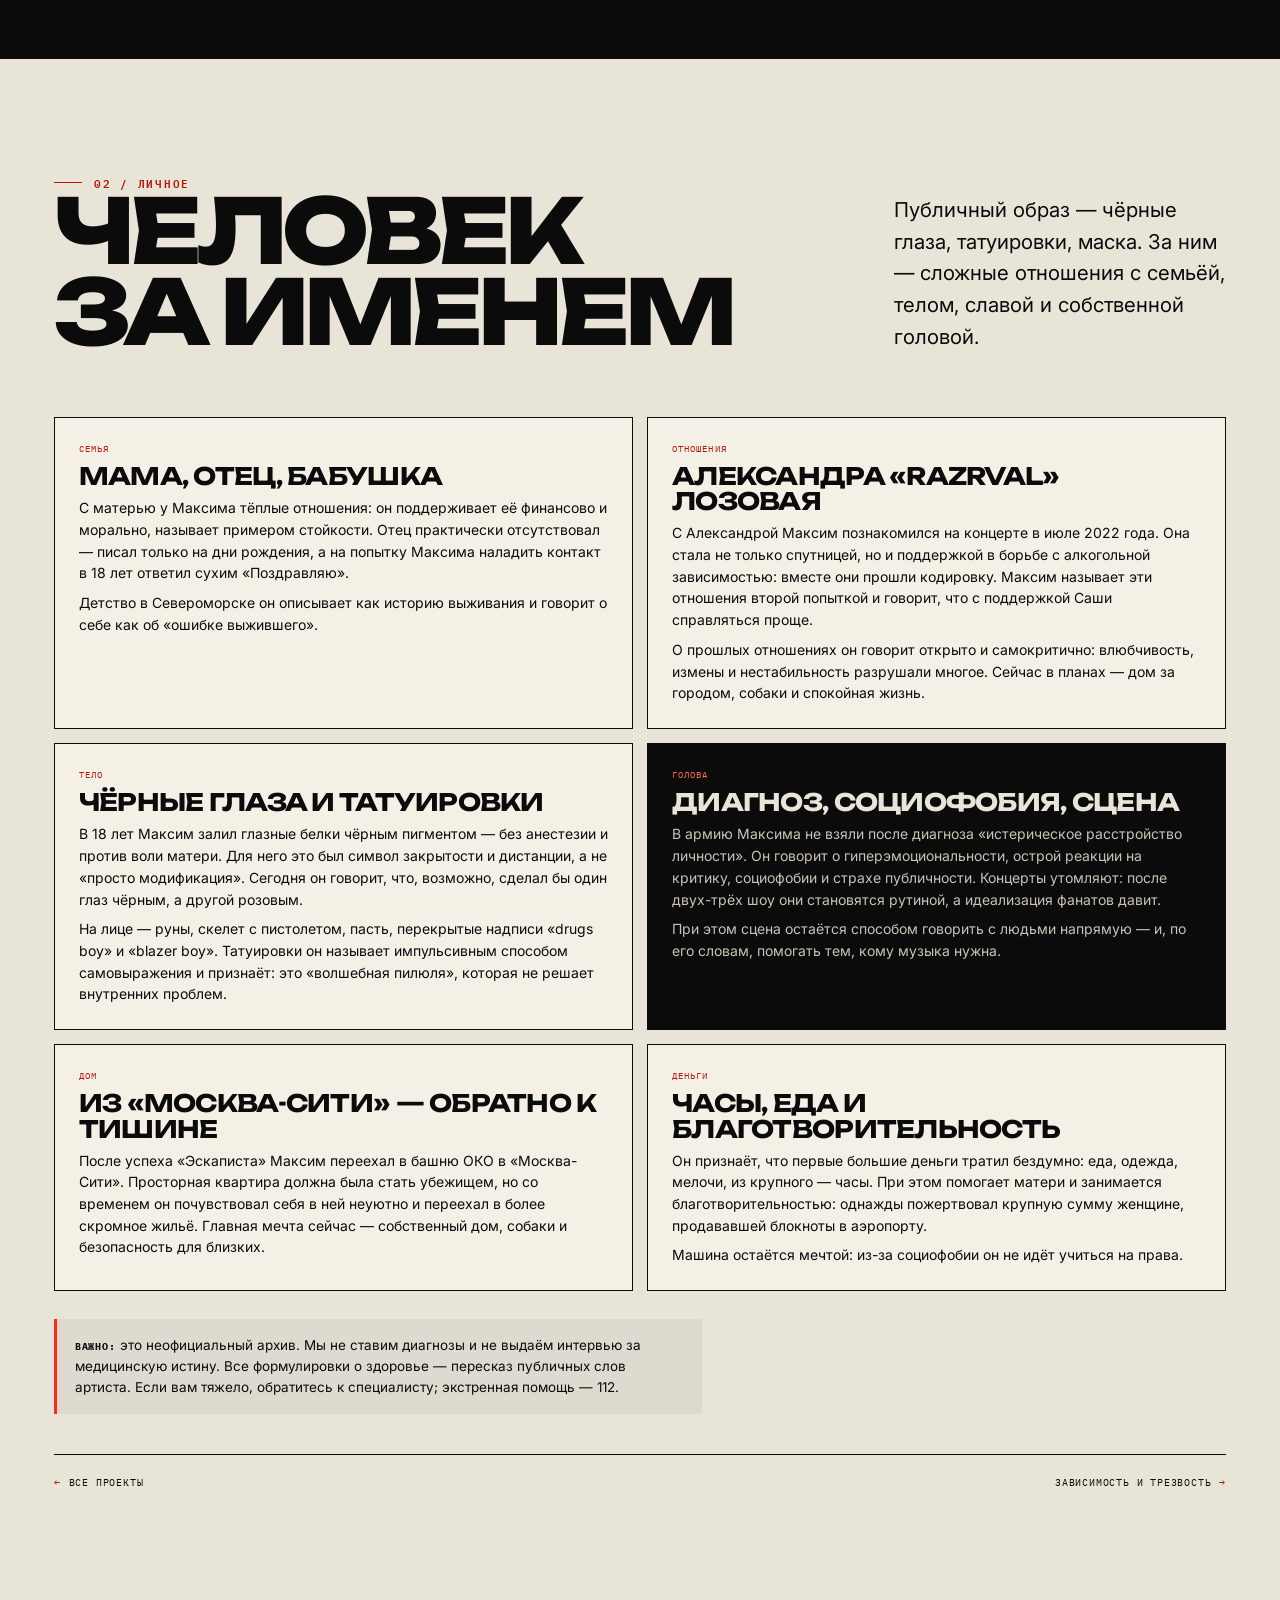
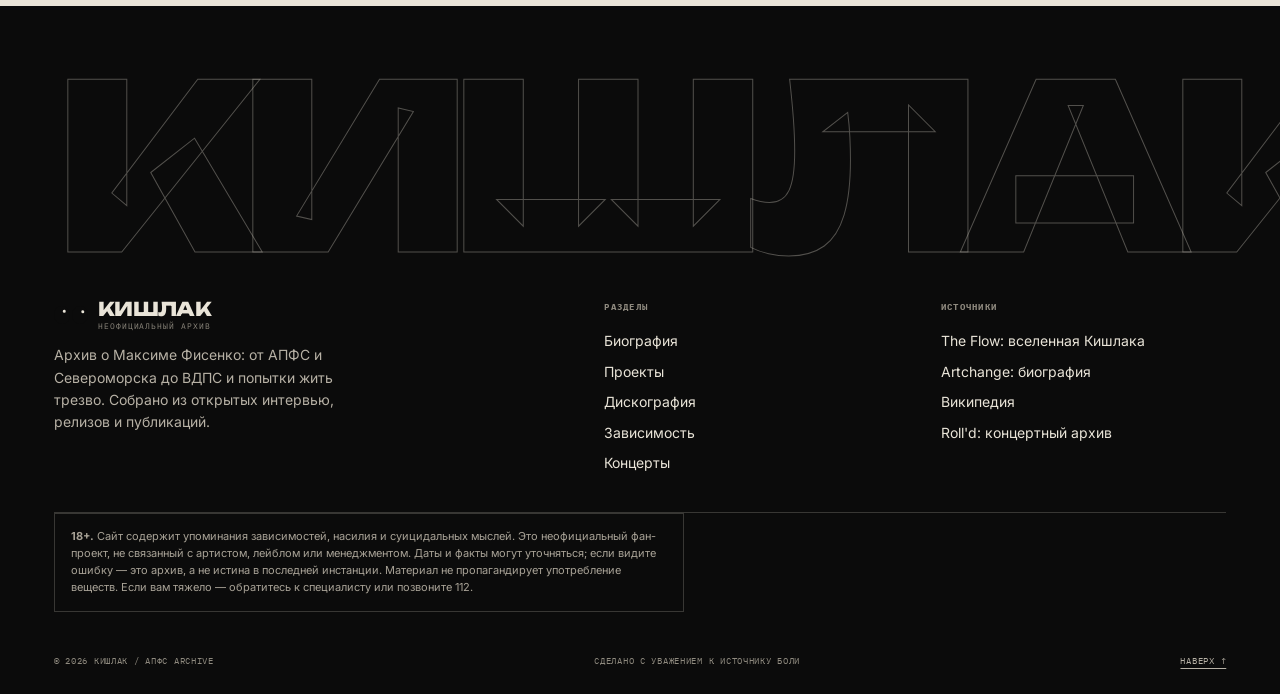
<file: bio.html>
<!DOCTYPE html>
<html lang="ru">
<head>
  <meta charset="UTF-8">
  <meta name="viewport" content="width=device-width, initial-scale=1.0">
  <title>Биография Кишлака — Максим Фисенко: детство, Североморск, музыка, личная жизнь</title>
  <meta name="description" content="Подробная биография Максима Фисенко (Кишлак): детство в Североморске, школа и буллинг, первые проекты, АПФС, переезд в Москву, зависимость, трезвость и личная жизнь.">
  <meta property="og:title" content="Биография Кишлака — Максим Фисенко">
  <meta property="og:description" content="От Североморска и АПФС до Москвы и ВДПС: хронология человека за псевдонимом.">
  <meta property="og:type" content="article">
  <link rel="icon" href="assets/img/favicon.svg" type="image/svg+xml">
  <link rel="stylesheet" href="assets/css/style.css">
</head>
<body>
  <a class="skip" href="#main">Перейти к содержимому</a>

  <header class="site-header">
    <div class="ticker" aria-hidden="true">
      <div class="ticker__track">
        <span>Автостопом по фазе сна</span><span>Североморск</span><span>11:11</span><span>эмо-рэп</span><span>65 концертных дат</span><span>не пропаганда — исповедь</span>
        <span>Автостопом по фазе сна</span><span>Североморск</span><span>11:11</span><span>эмо-рэп</span><span>65 концертных дат</span><span>не пропаганда — исповедь</span>
      </div>
    </div>
    <div class="nav-wrap">
      <a class="brand" href="index.html" aria-label="Кишлак — на главную">
        <span class="brand__eyes" aria-hidden="true"><i></i><i></i></span>
        <span>Кишлак<small>неофициальный архив</small></span>
      </a>
      <nav class="nav" id="nav" aria-label="Основная навигация">
        <a href="index.html">Главная</a>
        <a href="bio.html">Биография</a>
        <a href="projects.html">Проекты</a>
        <a href="music.html">Музыка</a>
        <a href="recovery.html">Зависимость</a>
        <a href="concerts.html">Концерты</a>
        <a class="btn btn--acid nav__cta" href="music.html">Слушать</a>
      </nav>
      <button class="menu-btn" type="button" aria-expanded="false" aria-controls="nav" aria-label="Открыть меню">
        <span></span>
      </button>
    </div>
    <div class="progress" aria-hidden="true"><span></span></div>
  </header>

  <main id="main">
    <section class="page-head">
      <span class="page-head__ghost" aria-hidden="true">1998</span>
      <div class="container">
        <div class="kicker">Досье / 01</div>
        <h1>Био<br>графия</h1>
        <div class="page-head__bottom">
          <p class="lead">Максим Сергеевич Фисенко. Родился 14 декабря 1998 года в Мурманске, вырос в Североморске. Музыкант, который превратил собственную биографию в один длинный трек — с перерывами на тишину.</p>
          <div class="page-head__meta">
            <span>14.12.1998</span>
            <span>Североморск → Москва</span>
            <span>168 см</span>
            <span>обновлено: ноябрь 2026</span>
          </div>
        </div>
      </div>
    </section>

    <section class="section">
      <div class="container">
        <div class="bio-intro">
          <figure class="bio-intro__media reveal">
            <span class="tape" style="top:-12px; left:26px; transform:rotate(-7deg)"></span>
            <img src="assets/img/portrait.svg" width="600" height="760" alt="Стилизованный архивный портрет Максима Фисенко: чёрные белки глаз, татуировки, красный штамп АПФС">
            <figcaption><span>Fig. 01 — реконструкция образа</span><span>не официальное фото</span></figcaption>
          </figure>

          <div class="bio-intro__text prose reveal" data-delay="1">
            <p class="dropcap">Максим Фисенко родился 14 декабря 1998 года в Мурманске. Его мать долго лечилась, чтобы забеременеть, — он был долгожданным ребёнком. Но атмосфера в семье оказалась тяжёлой: отец и дед пили, в доме случались приступы агрессии. Когда Максиму было около двух лет, мать ушла от отца и переехала с сыном в Североморск — закрытый военный городок на Кольском полуострове.</p>
            <p>Там прошло почти всё детство: несколько домов, один магазин, школа № 12, длинные волосы, травля, эмо-культура и музыка. Район Авиагородок местные называли «кишлак». Слово прилипло к Максиму и позже стало псевдонимом — не эстетическим выбором, а адресом.</p>
            <p>В 14 лет он начал записывать треки на диктофон планшета: микрофона не было, обработка была минимальной, зато было много злости и желания доказать, что он тоже что-то может. С этого начались «Bisexual From The Village», «Солнечный Муслим», «Русалочье урочище», «писък» и главный проект первой эпохи — «Автостопом по фазе сна».</p>
            <blockquote class="pull-quote">
              «Мне кажется, что судьбой управлять невозможно. Дважды чуть не сел в тюрьму, несколько раз мог уйти из жизни — и меня всё толкало к тому, что я стою здесь».
              <cite>Максим Фисенко · интервью Artchange</cite>
            </blockquote>
            <p>Сегодня Кишлак — один из самых заметных голосов российской эмо-сцены. За этим стоят не только альбомы и стадионы, но и автомойка, колледж, работа поваром в военной части, уголовные эпизоды, диагноз, татуировки на лице, кодировка и долгий разговор о трезвости, который продолжается до сих пор.</p>
          </div>
        </div>
      </div>
    </section>

    <div class="band band--red" aria-hidden="true">
      <div class="band__track">
        <span>Североморск</span><span>Авиагородок</span><span>АПФС</span><span>11:11</span><span>Кишлак</span>
        <span>Североморск</span><span>Авиагородок</span><span>АПФС</span><span>11:11</span><span>Кишлак</span>
      </div>
    </div>

    <section class="section section--ink" id="timeline">
      <div class="container">
        <div class="section-head reveal">
          <div>
            <div class="kicker">Хронология</div>
            <h2 class="display">Один<br>длинный<br>трек</h2>
          </div>
          <p class="lead">Не «путь к успеху», а последовательность выживания. Даты восстановлены по интервью, релизам и публикациям; часть из них — приблизительные.</p>
        </div>

        <div class="timeline reveal">
          <article class="tl-item">
            <div class="tl-item__year">1998<small>0 лет</small></div>
            <div class="tl-item__body">
              <h3>Мурманск. Долгожданный ребёнок</h3>
              <p>Родился 14 декабря. Мать долго лечилась, чтобы забеременеть. Отец и дед страдали алкоголизмом; насилие в семье стало одним из первых воспоминаний Максима.</p>
            </div>
          </article>

          <article class="tl-item">
            <div class="tl-item__year">2000<small>2 года</small></div>
            <div class="tl-item__body">
              <h3>Переезд в Североморск</h3>
              <p>Мать уходит от отца и переезжает с сыном в закрытый военный городок. Квартиру приходится отбивать у прежних жильцов; ремонт, теснота, суровый климат. На время ремонта Максим живёт у бабушки с дедом в деревне — эти два года он вспоминает как самые спокойные.</p>
            </div>
          </article>

          <article class="tl-item">
            <div class="tl-item__year">2004—2014<small>школа</small></div>
            <div class="tl-item__body">
              <h3>Школа № 12, длинные волосы и травля</h3>
              <p>Учёба на тройки, буллинг за внешний вид, порванный портфель, равнодушие учителей. Три близких друга, брейк-данс, уличная акробатика, гитара. В 13–14 лет — увлечение straight edge: отказ от алкоголя, сигарет и наркотиков как попытка не повторить семейный сценарий.</p>
            </div>
          </article>

          <article class="tl-item">
            <div class="tl-item__year">2014<small>14 лет</small></div>
            <div class="tl-item__body">
              <h3>Первые треки и первый концерт</h3>
              <p>Записывает музыку на диктофон планшета, придумывает «Автостопом по фазе сна». В ноябре выступает под именем Bisexual From The Village — первый выход на сцену. Песни «Субкультура» и «История несчастной любви» расходятся по узким кругам.</p>
            </div>
          </article>

          <article class="tl-item">
            <div class="tl-item__year">2015—2017<small>дно</small></div>
            <div class="tl-item__body">
              <h3>Колледж, автомойка, первые ошибки</h3>
              <p>После 9 класса поступает на «Строительство и эксплуатацию зданий и сооружений», но бросает учёбу на втором курсе. Работает в Fix Price, затем около трёх лет на автомойке. В 16 лет первый алкоголь — вместе с первой любовью, которая предлагает выпить. Появляются татуировки, пирсинг, залитые чёрным глаза. Два эпизода с законом — кража выручки и чужая банковская карта — заканчиваются возмещением ущерба и подпиской о невыезде, без приговора.</p>
            </div>
          </article>

          <article class="tl-item">
            <div class="tl-item__year">2017—2018<small>проекты</small></div>
            <div class="tl-item__body">
              <h3>«Русалочье урочище» и «писък»</h3>
              <p>Атмосферные черновики, из которых позже вырастет АПФС. Параллельно — экспериментальный «писък»: искажённый вокал, звуковые образы, EP «Мне п***** на писък». В 2018 году выходит первый релиз АПФС «Твой Первый Суицид».</p>
            </div>
          </article>

          <article class="tl-item">
            <div class="tl-item__year">2018—2020<small>АПФС</small></div>
            <div class="tl-item__body">
              <h3>«Кругосветка в рамках черепной коробки» и «Собачий вальс»</h3>
              <p>АПФС становится культовым в андеграунде. «Эхо 51» набирает локальную популярность, «Собачий вальс» выходит 14 февраля 2020 года. Через месяц Максим закрывает проект: он понимает, что сатиру на саморазрушение слушатели приняли за инструкцию.</p>
            </div>
          </article>

          <article class="tl-item">
            <div class="tl-item__year">2020<small>перезагрузка</small></div>
            <div class="tl-item__body">
              <h3>Последний концерт АПФС и рождение Кишлака</h3>
              <p>7 марта — последнее выступление под именем АПФС в Мурманске: 50 человек, гонорар 10 тысяч рублей и пиво. 17 августа выходит дебютный альбом «11:11»: 11 треков, новый псевдоним и аудиотег, который останется с ним надолго. Вокруг релиза складывается объединение «11:11».</p>
            </div>
          </article>

          <article class="tl-item">
            <div class="tl-item__year">2021—2022<small>Москва</small></div>
            <div class="tl-item__body">
              <h3>Sony, «СХИК», «Эскапист» и кодировка</h3>
              <p>Контракт с Sony, переезд в Москву, первый тур по России. «Я ухожу в джаз» завирусился в TikTok. 4 марта 2022 года — «Эскапист», самый студийный альбом на тот момент. В апреле Максим объявляет о борьбе с алкоголизмом и проходит кодирование. 18 декабря — сольный концерт в Москве на 3500 человек.</p>
            </div>
          </article>

          <article class="tl-item">
            <div class="tl-item__year">2023—2024<small>давление</small></div>
            <div class="tl-item__body">
              <h3>«СХИК2», отмены и нападение в Омске</h3>
              <p>В ноябре 2023 года выходит «СХИК2» — 19 треков и подведение итогов. Летом и осенью отменяются концерты в Чебоксарах и Оренбурге, позже — в Нижнем Новгороде и Москве. 4 июля 2024 года в Омске на команду нападают в гримёрке. В сентябре Максим объявляет паузу в концертной деятельности, чтобы сосредоточиться на записи.</p>
            </div>
          </article>

          <article class="tl-item">
            <div class="tl-item__year">2025—2026<small>дальше</small></div>
            <div class="tl-item__body">
              <h3>«Popsa 2025» и «ВДПС»</h3>
              <p>В феврале 2025 — макси-сингл «02.06.2022» о знакомстве с Александрой, в мае — «Popsa 2025» с автотюном и поп-эстетикой. 11 сентября 2026 года выходит «ВДПС»: девять треков, семь смертных грехов и мысль о том, что прошлые ошибки не отменяют права на будущее. На декабрь 2026 анонсированы концерты в Самаре, Казани и Перми.</p>
            </div>
          </article>
        </div>
      </div>
    </section>

    <section class="section">
      <div class="container">
        <div class="section-head reveal">
          <div>
            <div class="kicker">02 / Личное</div>
            <h2 class="display">Человек<br>за именем</h2>
          </div>
          <p class="lead">Публичный образ — чёрные глаза, татуировки, маска. За ним — сложные отношения с семьёй, телом, славой и собственной головой.</p>
        </div>

        <div class="person-grid">
          <article class="person reveal">
            <div class="person__label">Семья</div>
            <h3>Мама, отец, бабушка</h3>
            <p>С матерью у Максима тёплые отношения: он поддерживает её финансово и морально, называет примером стойкости. Отец практически отсутствовал — писал только на дни рождения, а на попытку Максима наладить контакт в 18 лет ответил сухим «Поздравляю».</p>
            <p>Детство в Североморске он описывает как историю выживания и говорит о себе как об «ошибке выжившего».</p>
          </article>

          <article class="person reveal" data-delay="1">
            <div class="person__label">Отношения</div>
            <h3>Александра «Razrval» Лозовая</h3>
            <p>С Александрой Максим познакомился на концерте в июле 2022 года. Она стала не только спутницей, но и поддержкой в борьбе с алкогольной зависимостью: вместе они прошли кодировку. Максим называет эти отношения второй попыткой и говорит, что с поддержкой Саши справляться проще.</p>
            <p>О прошлых отношениях он говорит открыто и самокритично: влюбчивость, измены и нестабильность разрушали многое. Сейчас в планах — дом за городом, собаки и спокойная жизнь.</p>
          </article>

          <article class="person reveal" data-delay="2">
            <div class="person__label">Тело</div>
            <h3>Чёрные глаза и татуировки</h3>
            <p>В 18 лет Максим залил глазные белки чёрным пигментом — без анестезии и против воли матери. Для него это был символ закрытости и дистанции, а не «просто модификация». Сегодня он говорит, что, возможно, сделал бы один глаз чёрным, а другой розовым.</p>
            <p>На лице — руны, скелет с пистолетом, пасть, перекрытые надписи «drugs boy» и «blazer boy». Татуировки он называет импульсивным способом самовыражения и признаёт: это «волшебная пилюля», которая не решает внутренних проблем.</p>
          </article>

          <article class="person person--dark reveal" data-delay="3">
            <div class="person__label">Голова</div>
            <h3>Диагноз, социофобия, сцена</h3>
            <p>В армию Максима не взяли после диагноза «истерическое расстройство личности». Он говорит о гиперэмоциональности, острой реакции на критику, социофобии и страхе публичности. Концерты утомляют: после двух-трёх шоу они становятся рутиной, а идеализация фанатов давит.</p>
            <p>При этом сцена остаётся способом говорить с людьми напрямую — и, по его словам, помогать тем, кому музыка нужна.</p>
          </article>

          <article class="person reveal">
            <div class="person__label">Дом</div>
            <h3>Из «Москва-Сити» — обратно к тишине</h3>
            <p>После успеха «Эскаписта» Максим переехал в башню ОКО в «Москва-Сити». Просторная квартира должна была стать убежищем, но со временем он почувствовал себя в ней неуютно и переехал в более скромное жильё. Главная мечта сейчас — собственный дом, собаки и безопасность для близких.</p>
          </article>

          <article class="person reveal" data-delay="1">
            <div class="person__label">Деньги</div>
            <h3>Часы, еда и благотворительность</h3>
            <p>Он признаёт, что первые большие деньги тратил бездумно: еда, одежда, мелочи, из крупного — часы. При этом помогает матери и занимается благотворительностью: однажды пожертвовал крупную сумму женщине, продававшей блокноты в аэропорту.</p>
            <p>Машина остаётся мечтой: из-за социофобии он не идёт учиться на права.</p>
          </article>
        </div>

        <div class="note-box reveal" style="margin-top:28px">
          <b>Важно:</b> это неофициальный архив. Мы не ставим диагнозы и не выдаём интервью за медицинскую истину. Все формулировки о здоровье — пересказ публичных слов артиста. Если вам тяжело, обратитесь к специалисту; экстренная помощь — 112.
        </div>

        <div class="page-nav">
          <a href="projects.html"><span>←</span> Все проекты</a>
          <a href="recovery.html">Зависимость и трезвость <span>→</span></a>
        </div>
      </div>
    </section>
  </main>

  <footer class="site-footer">
    <div class="footer__word" aria-hidden="true">КИШЛАК</div>
    <div class="container">
      <div class="footer__grid">
        <div class="footer__brand">
          <a class="brand" href="index.html" style="color:var(--paper)">
            <span class="brand__eyes" aria-hidden="true"><i></i><i></i></span>
            <span>Кишлак<small style="color:#8f8a7f">неофициальный архив</small></span>
          </a>
          <p>Архив о Максиме Фисенко: от АПФС и Североморска до ВДПС и попытки жить трезво. Собрано из открытых интервью, релизов и публикаций.</p>
        </div>
        <div class="footer__col">
          <h3>Разделы</h3>
          <a href="bio.html">Биография</a>
          <a href="projects.html">Проекты</a>
          <a href="music.html">Дискография</a>
          <a href="recovery.html">Зависимость</a>
          <a href="concerts.html">Концерты</a>
        </div>
        <div class="footer__col">
          <h3>Источники</h3>
          <a href="https://the-flow.ru/features/vselennaya-artista-kishlak" target="_blank" rel="noopener">The Flow: вселенная Кишлака</a>
          <a href="https://artchange.ru/biography/kishlak" target="_blank" rel="noopener">Artchange: биография</a>
          <a href="https://ru.wikipedia.org/wiki/Кишлак_(музыкант)" target="_blank" rel="noopener">Википедия</a>
          <a href="https://rolld.ru/artist/kishlak" target="_blank" rel="noopener">Roll'd: концертный архив</a>
        </div>
      </div>
      <p class="footer__disclaimer"><b>18+.</b> Сайт содержит упоминания зависимостей, насилия и суицидальных мыслей. Это неофициальный фан-проект, не связанный с артистом, лейблом или менеджментом. Даты и факты могут уточняться; если видите ошибку — это архив, а не истина в последней инстанции. Материал не пропагандирует употребление веществ. Если вам тяжело — обратитесь к специалисту или позвоните 112.</p>
      <div class="footer__bottom">
        <span>© <span data-year>2026</span> Кишлак / АПФС archive</span>
        <span>Сделано с уважением к источнику боли</span>
        <a href="#main">Наверх ↑</a>
      </div>
    </div>
  </footer>

  <button class="to-top" type="button" aria-label="Наверх">↑</button>
  <script src="assets/js/main.js"></script>
</body>
</html>
</file>
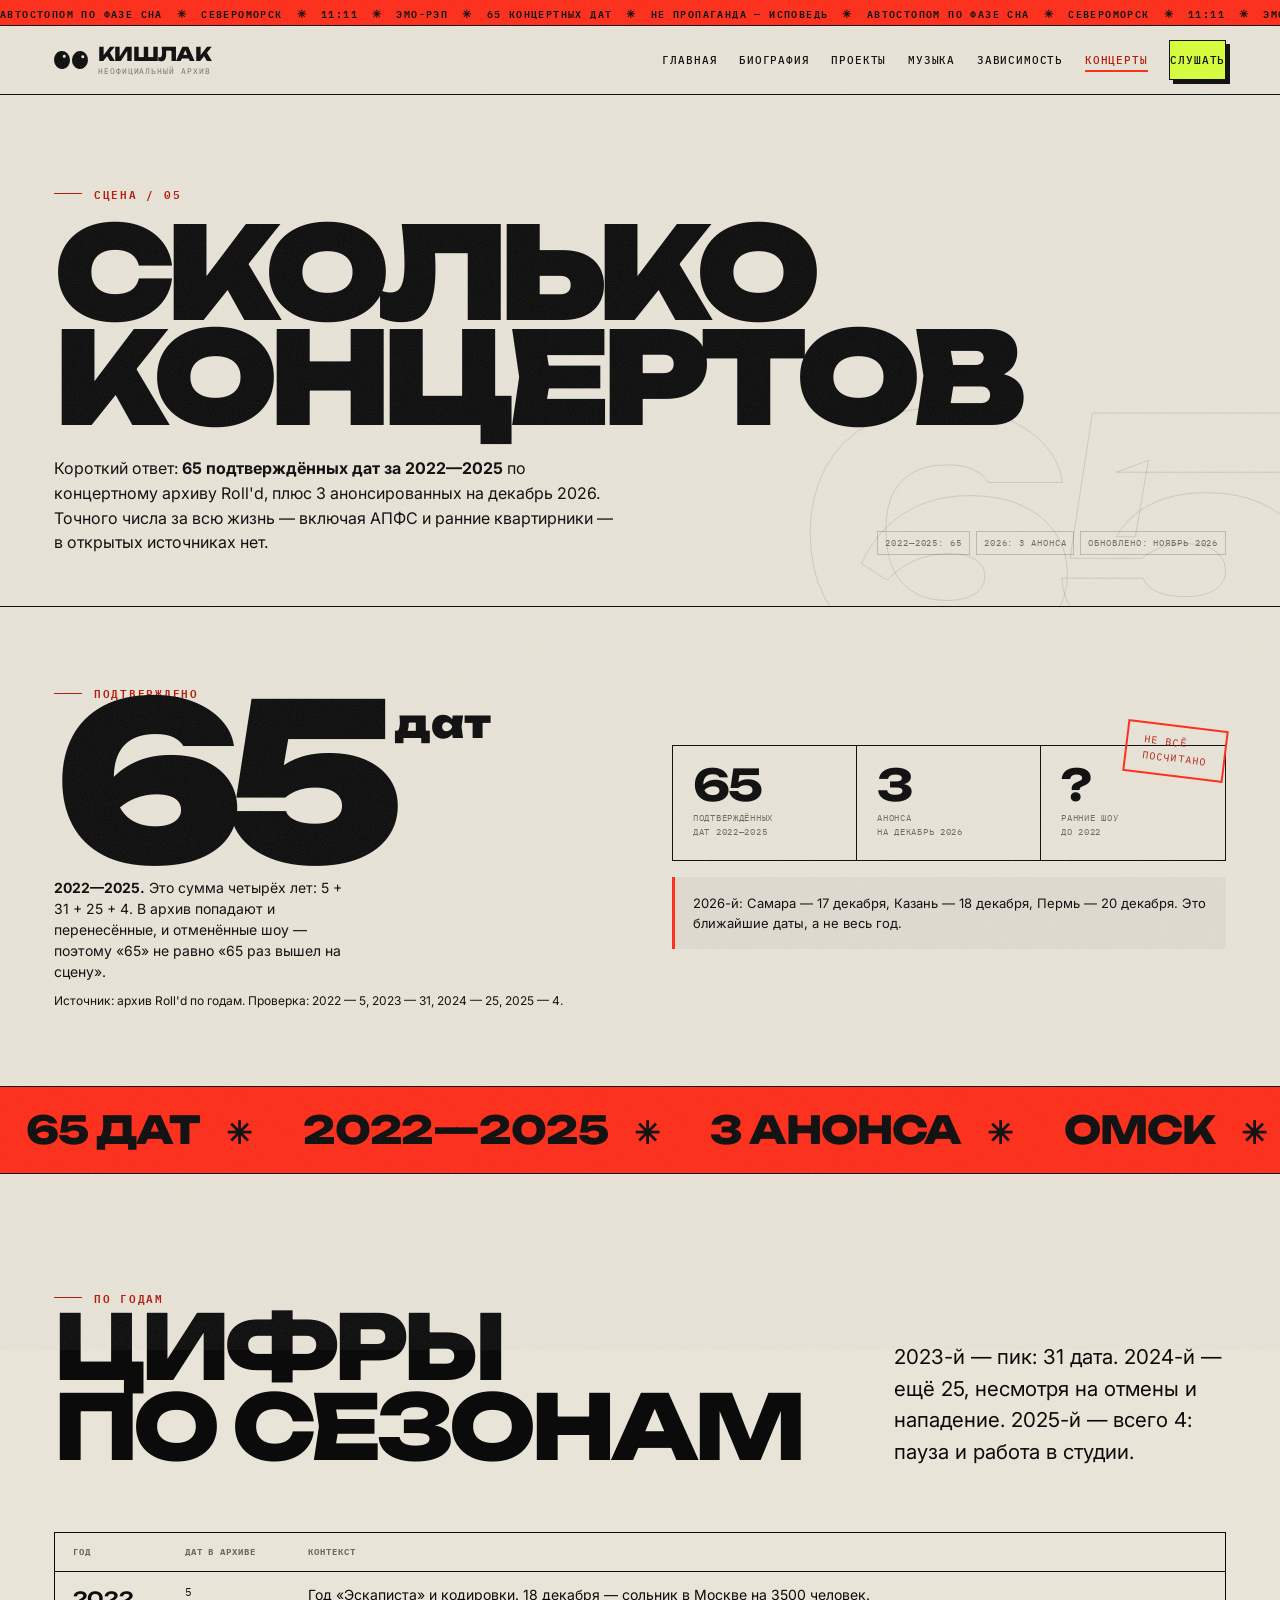
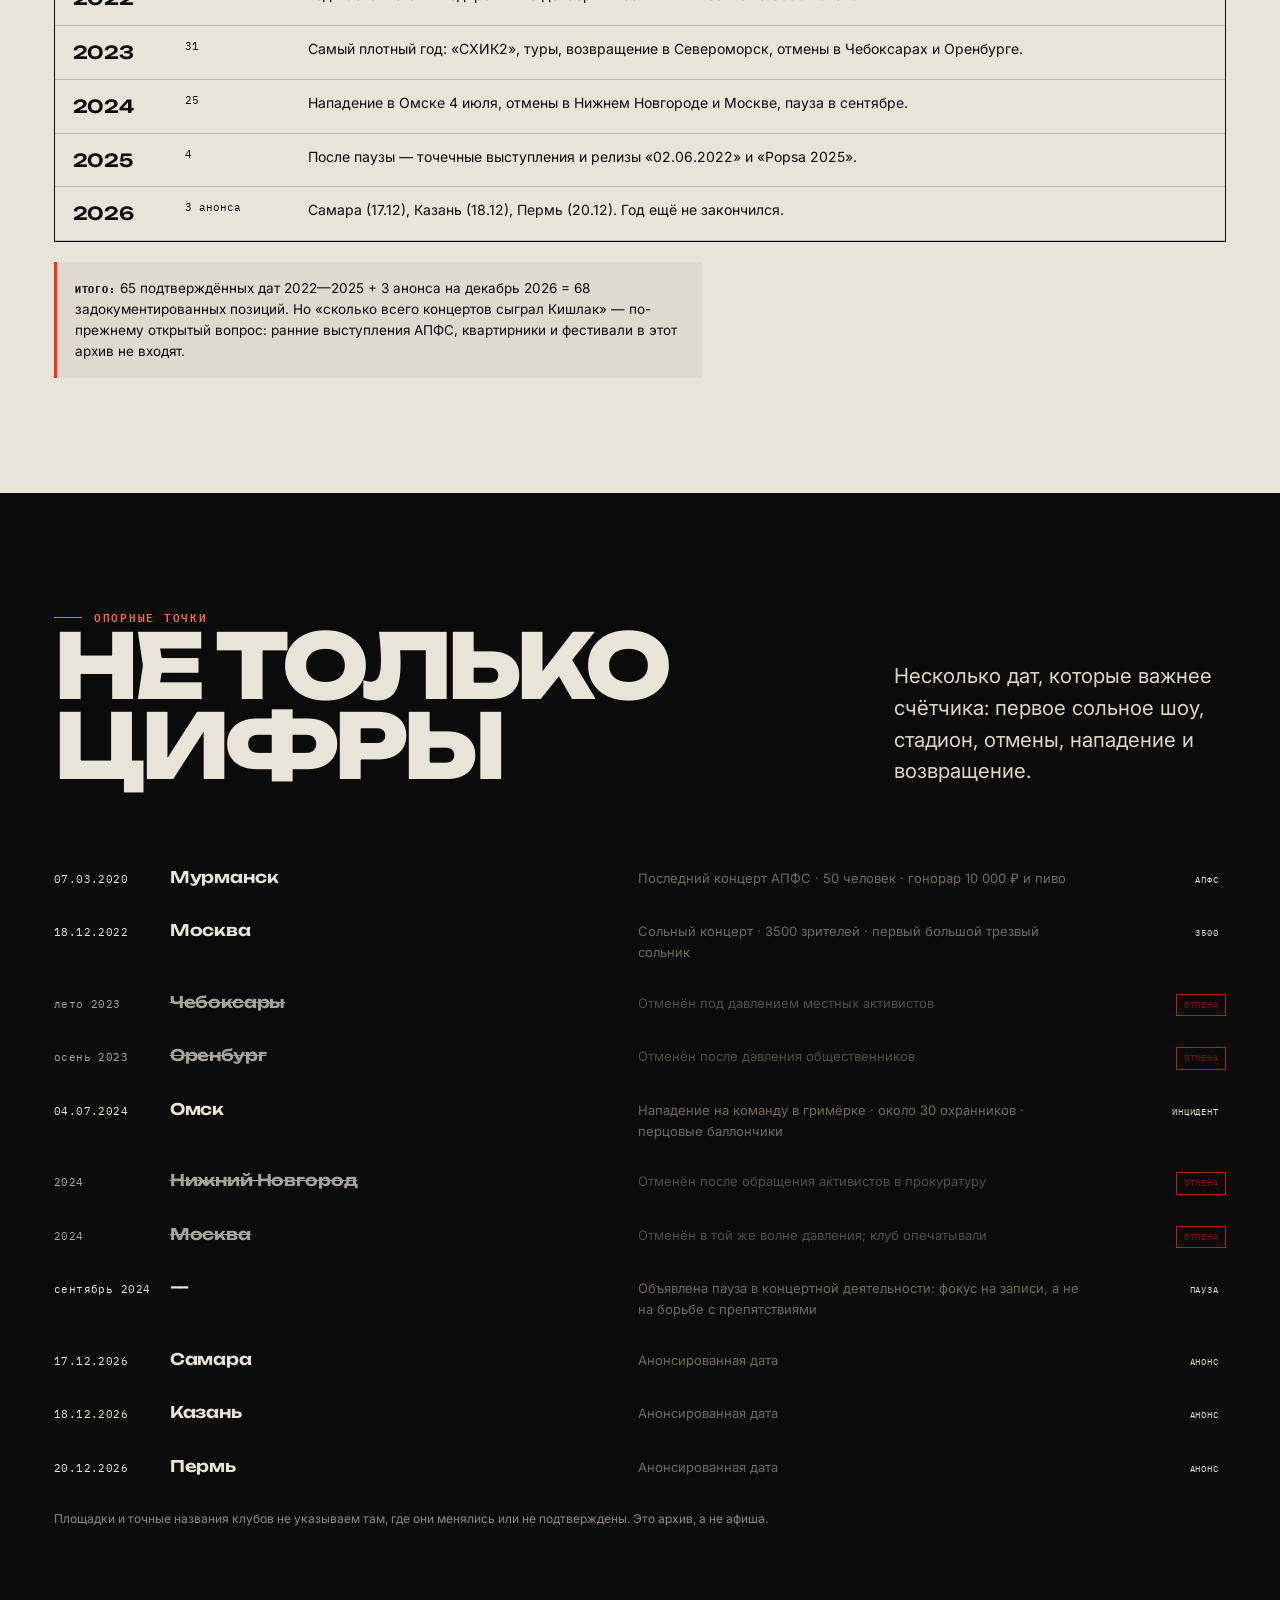
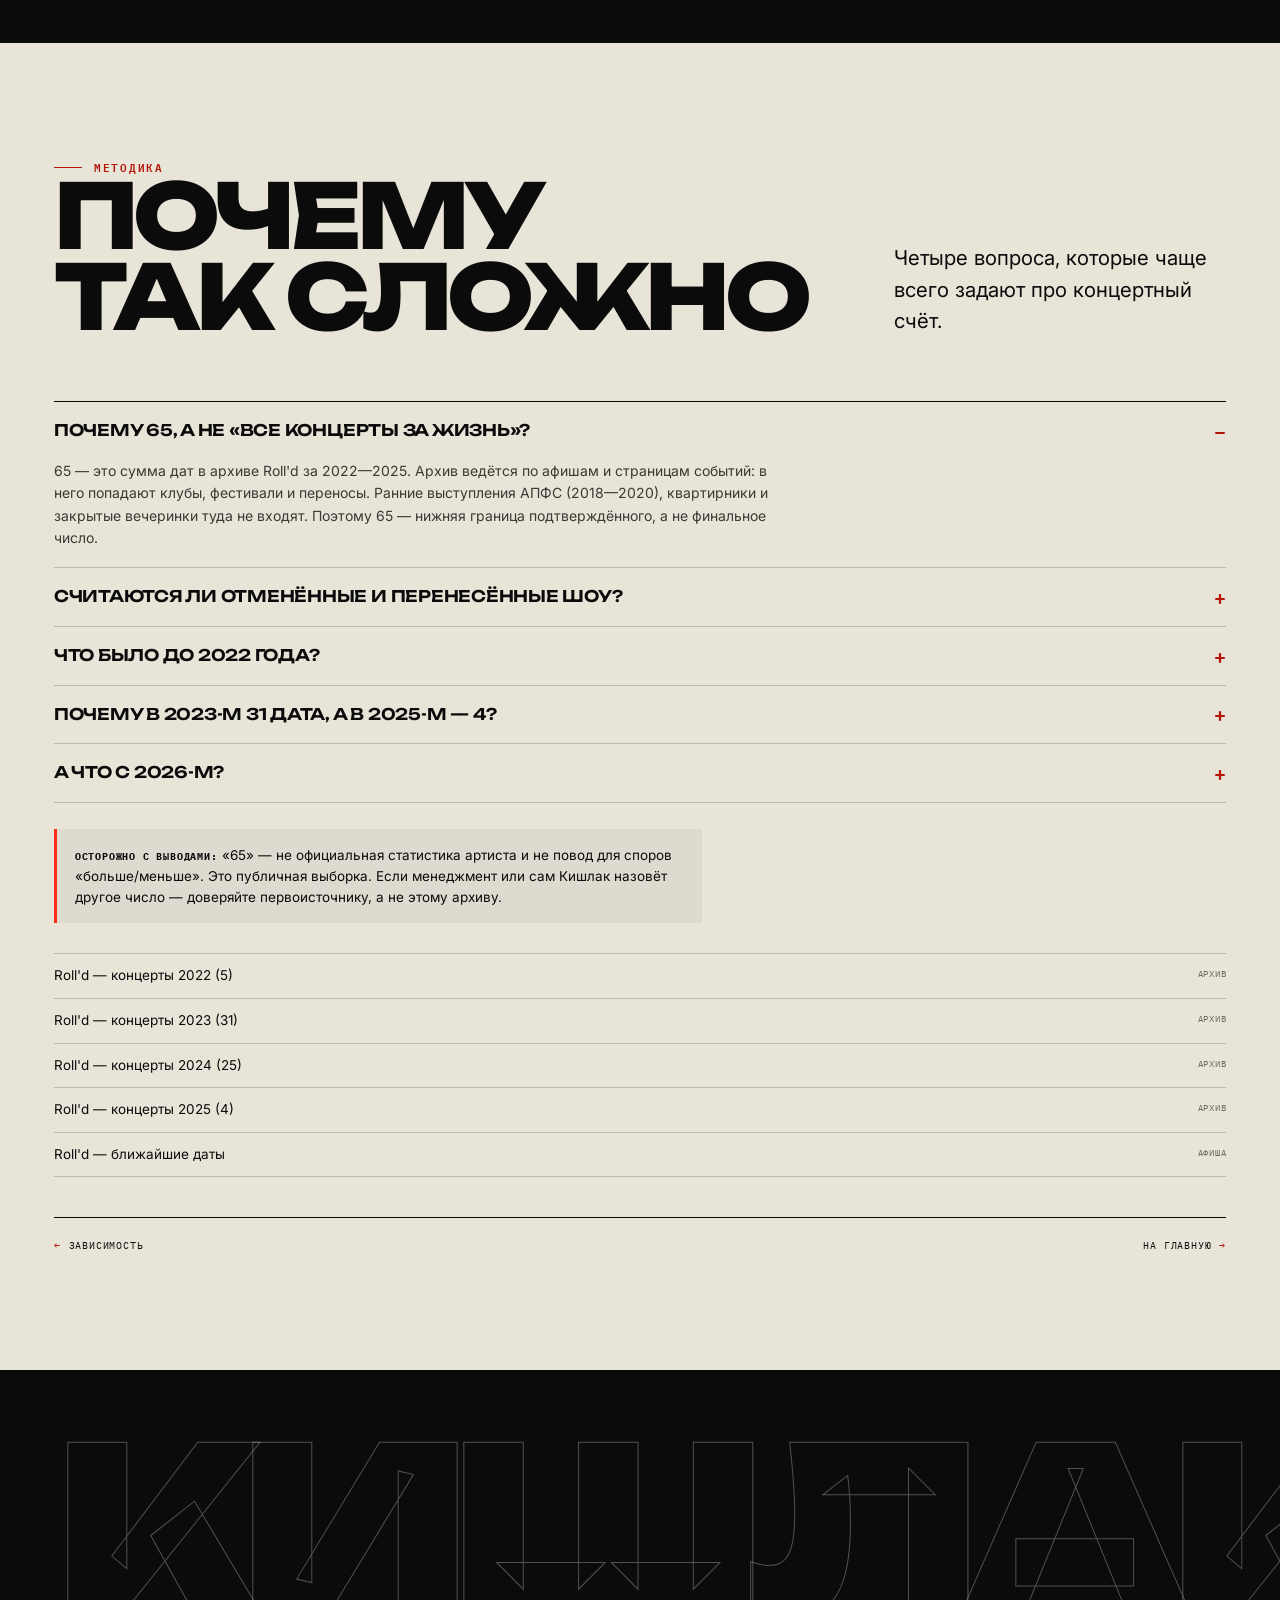
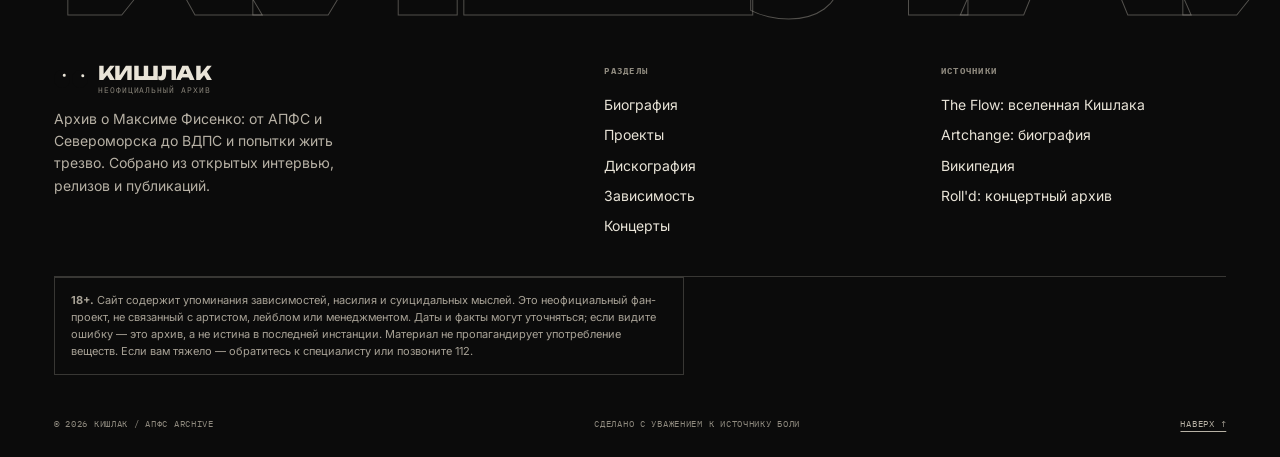
<file: concerts.html>
<!DOCTYPE html>
<html lang="ru">
<head>
  <meta charset="UTF-8">
  <meta name="viewport" content="width=device-width, initial-scale=1.0">
  <title>Концерты Кишлака — сколько сыграно, хронология, отмены и даты 2026</title>
  <meta name="description" content="Сколько концертов сыграл Кишлак: 65 дат в 2022—2025 по архиву Roll'd, хронология по годам, известные отмены, нападение в Омске и анонсы на декабрь 2026.">
  <meta property="og:title" content="Концерты Кишлака — 65 дат и не только">
  <meta property="og:description" content="Разбор концертной истории: что считается, что отменяли и сколько раз он выходил на сцену.">
  <meta property="og:type" content="article">
  <link rel="icon" href="assets/img/favicon.svg" type="image/svg+xml">
  <link rel="stylesheet" href="assets/css/style.css">
</head>
<body>
  <a class="skip" href="#main">Перейти к содержимому</a>

  <header class="site-header">
    <div class="ticker" aria-hidden="true">
      <div class="ticker__track">
        <span>Автостопом по фазе сна</span><span>Североморск</span><span>11:11</span><span>эмо-рэп</span><span>65 концертных дат</span><span>не пропаганда — исповедь</span>
        <span>Автостопом по фазе сна</span><span>Североморск</span><span>11:11</span><span>эмо-рэп</span><span>65 концертных дат</span><span>не пропаганда — исповедь</span>
      </div>
    </div>
    <div class="nav-wrap">
      <a class="brand" href="index.html" aria-label="Кишлак — на главную">
        <span class="brand__eyes" aria-hidden="true"><i></i><i></i></span>
        <span>Кишлак<small>неофициальный архив</small></span>
      </a>
      <nav class="nav" id="nav" aria-label="Основная навигация">
        <a href="index.html">Главная</a>
        <a href="bio.html">Биография</a>
        <a href="projects.html">Проекты</a>
        <a href="music.html">Музыка</a>
        <a href="recovery.html">Зависимость</a>
        <a href="concerts.html">Концерты</a>
        <a class="btn btn--acid nav__cta" href="music.html">Слушать</a>
      </nav>
      <button class="menu-btn" type="button" aria-expanded="false" aria-controls="nav" aria-label="Открыть меню">
        <span></span>
      </button>
    </div>
    <div class="progress" aria-hidden="true"><span></span></div>
  </header>

  <main id="main">
    <section class="page-head">
      <span class="page-head__ghost" aria-hidden="true">65</span>
      <div class="container">
        <div class="kicker">Сцена / 05</div>
        <h1>Сколько<br>концертов</h1>
        <div class="page-head__bottom">
          <p class="lead">Короткий ответ: <b>65 подтверждённых дат за 2022—2025</b> по концертному архиву Roll'd, плюс 3 анонсированных на декабрь 2026. Точного числа за всю жизнь — включая АПФС и ранние квартирники — в открытых источниках нет.</p>
          <div class="page-head__meta">
            <span>2022—2025: 65</span>
            <span>2026: 3 анонса</span>
            <span>обновлено: ноябрь 2026</span>
          </div>
        </div>
      </div>
    </section>

    <section class="section section--tight">
      <div class="container">
        <div class="concert-hero">
          <div class="reveal">
            <div class="kicker">Подтверждено</div>
            <div class="big-count"><span data-count="65">65</span><sup>дат</sup></div>
            <p class="big-count__cap"><b>2022—2025.</b> Это сумма четырёх лет: 5 + 31 + 25 + 4. В архив попадают и перенесённые, и отменённые шоу — поэтому «65» не равно «65 раз вышел на сцену».</p>
            <p class="tiny" style="margin-top:10px">Источник: архив Roll'd по годам. Проверка: 2022 — 5, 2023 — 31, 2024 — 25, 2025 — 4.</p>
          </div>
          <div class="concert-hero__right reveal" data-delay="1">
            <div class="concert-hero__stamp">не всё<br>посчитано</div>
            <div class="big-stat-row">
              <div>
                <b>65</b>
                <span>подтверждённых<br>дат 2022—2025</span>
              </div>
              <div>
                <b>3</b>
                <span>анонса<br>на декабрь 2026</span>
              </div>
              <div>
                <b>?</b>
                <span>ранние шоу<br>до 2022</span>
              </div>
            </div>
            <p class="concert-note" style="margin-top:16px">2026-й: Самара — 17 декабря, Казань — 18 декабря, Пермь — 20 декабря. Это ближайшие даты, а не весь год.</p>
          </div>
        </div>
      </div>
    </section>

    <div class="band band--red" aria-hidden="true">
      <div class="band__track">
        <span>65 дат</span><span>2022—2025</span><span>3 анонса</span><span>Омск</span><span>отмены</span><span>пауза</span>
        <span>65 дат</span><span>2022—2025</span><span>3 анонса</span><span>Омск</span><span>отмены</span><span>пауза</span>
      </div>
    </div>

    <section class="section">
      <div class="container">
        <div class="section-head reveal">
          <div>
            <div class="kicker">По годам</div>
            <h2 class="display">Цифры<br>по сезонам</h2>
          </div>
          <p class="lead">2023-й — пик: 31 дата. 2024-й — ещё 25, несмотря на отмены и нападение. 2025-й — всего 4: пауза и работа в студии.</p>
        </div>

        <div class="table-wrap reveal">
          <table class="year-table">
            <thead>
              <tr><th>Год</th><th>Дат в архиве</th><th>Контекст</th></tr>
            </thead>
            <tbody>
              <tr><td>2022</td><td>5</td><td>Год «Эскаписта» и кодировки. 18 декабря — сольник в Москве на 3500 человек.</td></tr>
              <tr><td>2023</td><td>31</td><td>Самый плотный год: «СХИК2», туры, возвращение в Североморск, отмены в Чебоксарах и Оренбурге.</td></tr>
              <tr><td>2024</td><td>25</td><td>Нападение в Омске 4 июля, отмены в Нижнем Новгороде и Москве, пауза в сентябре.</td></tr>
              <tr><td>2025</td><td>4</td><td>После паузы — точечные выступления и релизы «02.06.2022» и «Popsa 2025».</td></tr>
              <tr><td>2026</td><td>3 анонса</td><td>Самара (17.12), Казань (18.12), Пермь (20.12). Год ещё не закончился.</td></tr>
            </tbody>
          </table>
        </div>

        <p class="note-box reveal" style="margin-top:20px"><b>Итого:</b> 65 подтверждённых дат 2022—2025 + 3 анонса на декабрь 2026 = 68 задокументированных позиций. Но «сколько всего концертов сыграл Кишлак» — по-прежнему открытый вопрос: ранние выступления АПФС, квартирники и фестивали в этот архив не входят.</p>
      </div>
    </section>

    <section class="section section--ink">
      <div class="container">
        <div class="section-head reveal">
          <div>
            <div class="kicker">Опорные точки</div>
            <h2 class="display">Не только<br>цифры</h2>
          </div>
          <p class="lead">Несколько дат, которые важнее счётчика: первое сольное шоу, стадион, отмены, нападение и возвращение.</p>
        </div>

        <div class="show-list reveal">
          <div class="show">
            <span class="show__date">07.03.2020</span>
            <span class="show__city">Мурманск</span>
            <span class="show__venue">Последний концерт АПФС · 50 человек · гонорар 10 000 ₽ и пиво</span>
            <span class="show__status show__status--big">АПФС</span>
          </div>
          <div class="show">
            <span class="show__date">18.12.2022</span>
            <span class="show__city">Москва</span>
            <span class="show__venue">Сольный концерт · 3500 зрителей · первый большой трезвый сольник</span>
            <span class="show__status show__status--big">3500</span>
          </div>
          <div class="show show--cancel">
            <span class="show__date">лето 2023</span>
            <span class="show__city">Чебоксары</span>
            <span class="show__venue">Отменён под давлением местных активистов</span>
            <span class="show__status show__status--cancel">отмена</span>
          </div>
          <div class="show show--cancel">
            <span class="show__date">осень 2023</span>
            <span class="show__city">Оренбург</span>
            <span class="show__venue">Отменён после давления общественников</span>
            <span class="show__status show__status--cancel">отмена</span>
          </div>
          <div class="show">
            <span class="show__date">04.07.2024</span>
            <span class="show__city">Омск</span>
            <span class="show__venue">Нападение на команду в гримёрке · около 30 охранников · перцовые баллончики</span>
            <span class="show__status">инцидент</span>
          </div>
          <div class="show show--cancel">
            <span class="show__date">2024</span>
            <span class="show__city">Нижний Новгород</span>
            <span class="show__venue">Отменён после обращения активистов в прокуратуру</span>
            <span class="show__status show__status--cancel">отмена</span>
          </div>
          <div class="show show--cancel">
            <span class="show__date">2024</span>
            <span class="show__city">Москва</span>
            <span class="show__venue">Отменён в той же волне давления; клуб опечатывали</span>
            <span class="show__status show__status--cancel">отмена</span>
          </div>
          <div class="show">
            <span class="show__date">сентябрь 2024</span>
            <span class="show__city">—</span>
            <span class="show__venue">Объявлена пауза в концертной деятельности: фокус на записи, а не на борьбе с препятствиями</span>
            <span class="show__status">пауза</span>
          </div>
          <div class="show">
            <span class="show__date">17.12.2026</span>
            <span class="show__city">Самара</span>
            <span class="show__venue">Анонсированная дата</span>
            <span class="show__status show__status--big">анонс</span>
          </div>
          <div class="show">
            <span class="show__date">18.12.2026</span>
            <span class="show__city">Казань</span>
            <span class="show__venue">Анонсированная дата</span>
            <span class="show__status show__status--big">анонс</span>
          </div>
          <div class="show">
            <span class="show__date">20.12.2026</span>
            <span class="show__city">Пермь</span>
            <span class="show__venue">Анонсированная дата</span>
            <span class="show__status show__status--big">анонс</span>
          </div>
        </div>

        <p class="tiny" style="margin-top:16px; color:#8f8a7f">Площадки и точные названия клубов не указываем там, где они менялись или не подтверждены. Это архив, а не афиша.</p>
      </div>
    </section>

    <section class="section">
      <div class="container">
        <div class="section-head reveal">
          <div>
            <div class="kicker">Методика</div>
            <h2 class="display">Почему<br>так сложно</h2>
          </div>
          <p class="lead">Четыре вопроса, которые чаще всего задают про концертный счёт.</p>
        </div>

        <div class="acc reveal">
          <details open>
            <summary>Почему 65, а не «все концерты за жизнь»?</summary>
            <p>65 — это сумма дат в архиве Roll'd за 2022—2025. Архив ведётся по афишам и страницам событий: в него попадают клубы, фестивали и переносы. Ранние выступления АПФС (2018—2020), квартирники и закрытые вечеринки туда не входят. Поэтому 65 — нижняя граница подтверждённого, а не финальное число.</p>
          </details>
          <details>
            <summary>Считаются ли отменённые и перенесённые шоу?</summary>
            <p>В архиве Roll'd — да, они остаются в списке года. Поэтому «65 дат» может включать события, которые не состоялись. В таблице выше мы отдельно показываем известные отмены, чтобы не создавать ложное впечатление, будто все 65 — это полные залы.</p>
          </details>
          <details>
            <summary>Что было до 2022 года?</summary>
            <p>Первый сценический выход — ноябрь 2014 года под именем Bisexual From The Village. Последний концерт АПФС — 7 марта 2020 года в Мурманске на 50 человек. Между ними были локальные выступления, а после — пандемийный простой. Точного количества этих шоу в открытых источниках нет; мы не придумываем цифру.</p>
          </details>
          <details>
            <summary>Почему в 2023-м 31 дата, а в 2025-м — 4?</summary>
            <p>2023-й — пик туровой активности после «СХИК2» и выхода из ковидных ограничений. 2024-й ещё держался на 25 датах, несмотря на отмены и нападение в Омске. В сентябре 2024 года Максим объявил паузу, поэтому 2025-й — всего 4 выступления: фокус сместился на запись «Popsa 2025» и подготовку «ВДПС».</p>
          </details>
          <details>
            <summary>А что с 2026-м?</summary>
            <p>На декабрь 2026 анонсированы три даты: Самара (17.12), Казань (18.12), Пермь (20.12). Это не значит, что за весь год было только три концерта: архив пополняется по мере появления афиш. Если увидите новые даты — считайте их отдельно от 65.</p>
          </details>
        </div>

        <div class="note-box" style="margin-top:26px">
          <b>Осторожно с выводами:</b> «65» — не официальная статистика артиста и не повод для споров «больше/меньше». Это публичная выборка. Если менеджмент или сам Кишлак назовёт другое число — доверяйте первоисточнику, а не этому архиву.
        </div>

        <ul class="source-list" style="margin-top:30px">
          <li><a href="https://rolld.ru/artist/kishlak/2022" target="_blank" rel="noopener"><span>Roll'd — концерты 2022 (5)</span><span>архив</span></a></li>
          <li><a href="https://rolld.ru/artist/kishlak/2023" target="_blank" rel="noopener"><span>Roll'd — концерты 2023 (31)</span><span>архив</span></a></li>
          <li><a href="https://rolld.ru/artist/kishlak/2024" target="_blank" rel="noopener"><span>Roll'd — концерты 2024 (25)</span><span>архив</span></a></li>
          <li><a href="https://rolld.ru/artist/kishlak/2025" target="_blank" rel="noopener"><span>Roll'd — концерты 2025 (4)</span><span>архив</span></a></li>
          <li><a href="https://rolld.ru/artist/kishlak" target="_blank" rel="noopener"><span>Roll'd — ближайшие даты</span><span>афиша</span></a></li>
        </ul>

        <div class="page-nav">
          <a href="recovery.html"><span>←</span> Зависимость</a>
          <a href="index.html">На главную <span>→</span></a>
        </div>
      </div>
    </section>
  </main>

  <footer class="site-footer">
    <div class="footer__word" aria-hidden="true">КИШЛАК</div>
    <div class="container">
      <div class="footer__grid">
        <div class="footer__brand">
          <a class="brand" href="index.html" style="color:var(--paper)">
            <span class="brand__eyes" aria-hidden="true"><i></i><i></i></span>
            <span>Кишлак<small style="color:#8f8a7f">неофициальный архив</small></span>
          </a>
          <p>Архив о Максиме Фисенко: от АПФС и Североморска до ВДПС и попытки жить трезво. Собрано из открытых интервью, релизов и публикаций.</p>
        </div>
        <div class="footer__col">
          <h3>Разделы</h3>
          <a href="bio.html">Биография</a>
          <a href="projects.html">Проекты</a>
          <a href="music.html">Дискография</a>
          <a href="recovery.html">Зависимость</a>
          <a href="concerts.html">Концерты</a>
        </div>
        <div class="footer__col">
          <h3>Источники</h3>
          <a href="https://the-flow.ru/features/vselennaya-artista-kishlak" target="_blank" rel="noopener">The Flow: вселенная Кишлака</a>
          <a href="https://artchange.ru/biography/kishlak" target="_blank" rel="noopener">Artchange: биография</a>
          <a href="https://ru.wikipedia.org/wiki/Кишлак_(музыкант)" target="_blank" rel="noopener">Википедия</a>
          <a href="https://rolld.ru/artist/kishlak" target="_blank" rel="noopener">Roll'd: концертный архив</a>
        </div>
      </div>
      <p class="footer__disclaimer"><b>18+.</b> Сайт содержит упоминания зависимостей, насилия и суицидальных мыслей. Это неофициальный фан-проект, не связанный с артистом, лейблом или менеджментом. Даты и факты могут уточняться; если видите ошибку — это архив, а не истина в последней инстанции. Материал не пропагандирует употребление веществ. Если вам тяжело — обратитесь к специалисту или позвоните 112.</p>
      <div class="footer__bottom">
        <span>© <span data-year>2026</span> Кишлак / АПФС archive</span>
        <span>Сделано с уважением к источнику боли</span>
        <a href="#main">Наверх ↑</a>
      </div>
    </div>
  </footer>

  <button class="to-top" type="button" aria-label="Наверх">↑</button>
  <script src="assets/js/main.js"></script>
</body>
</html>
</file>
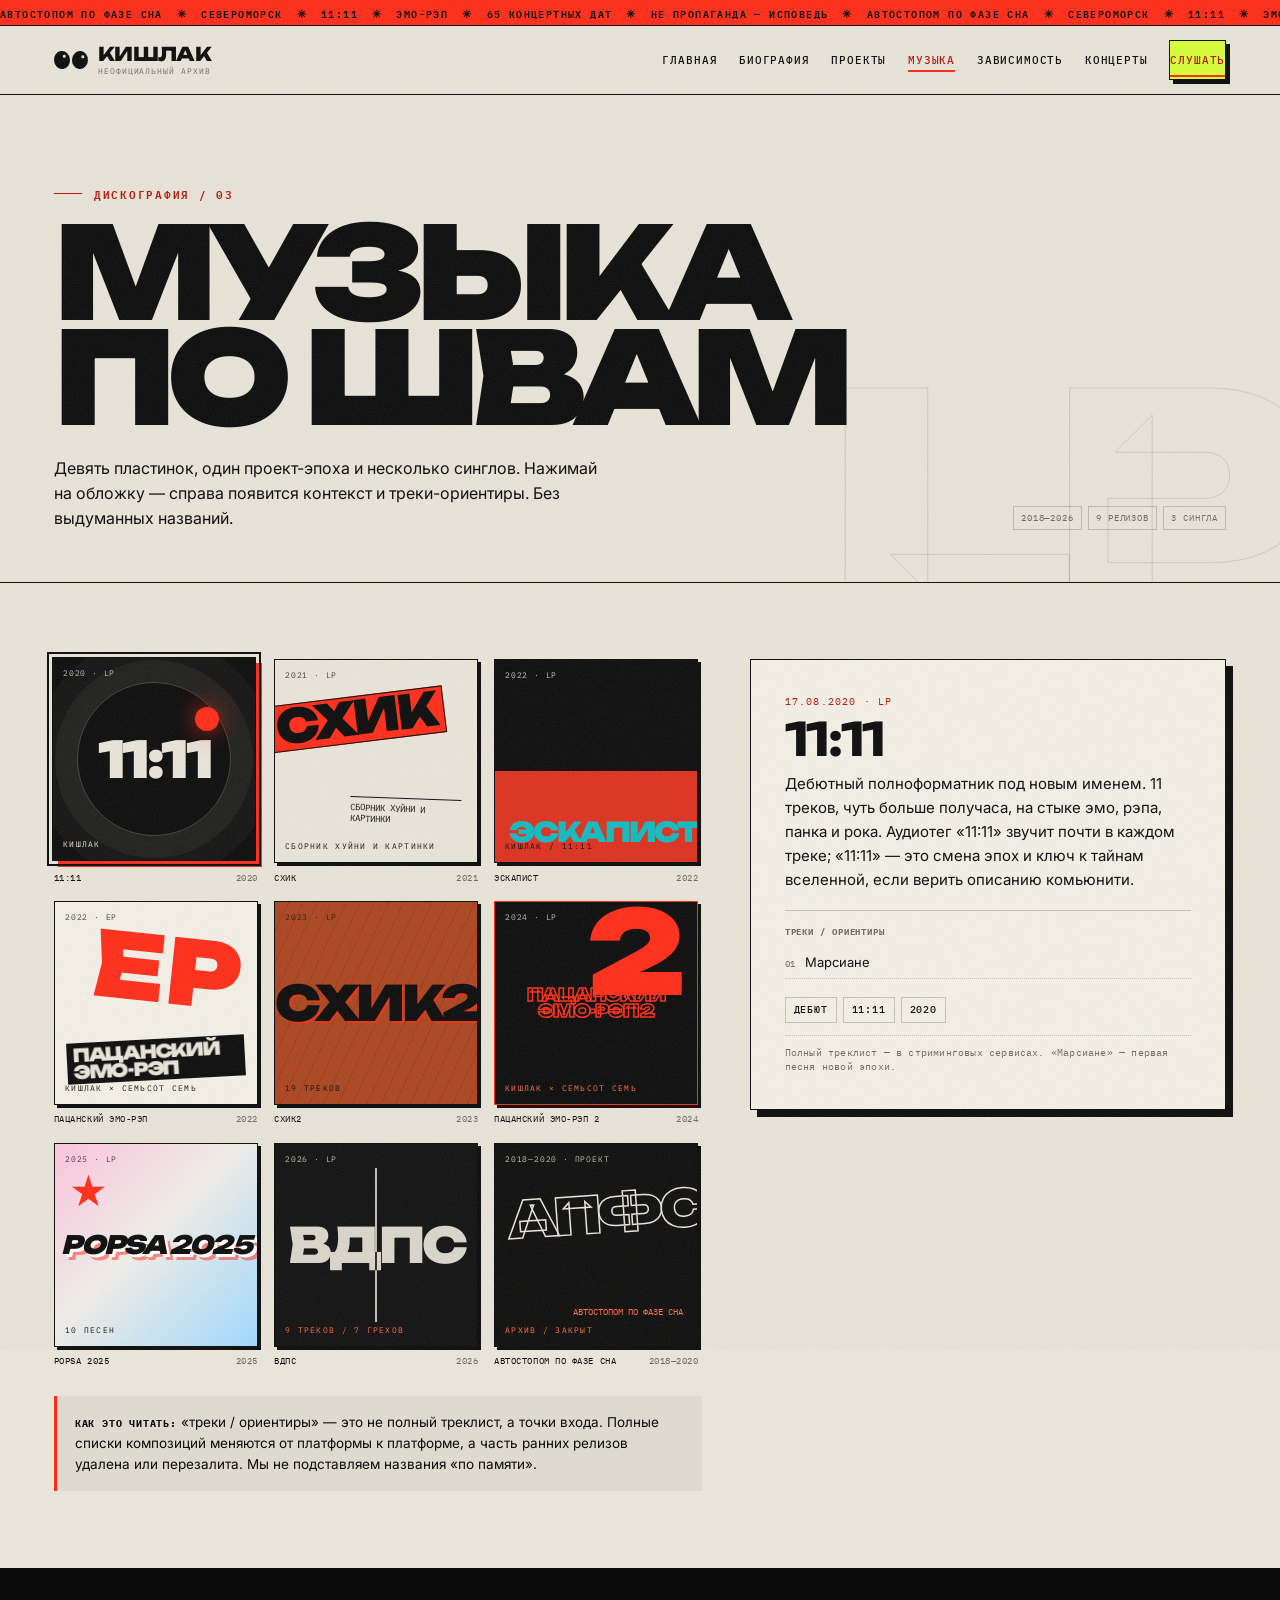
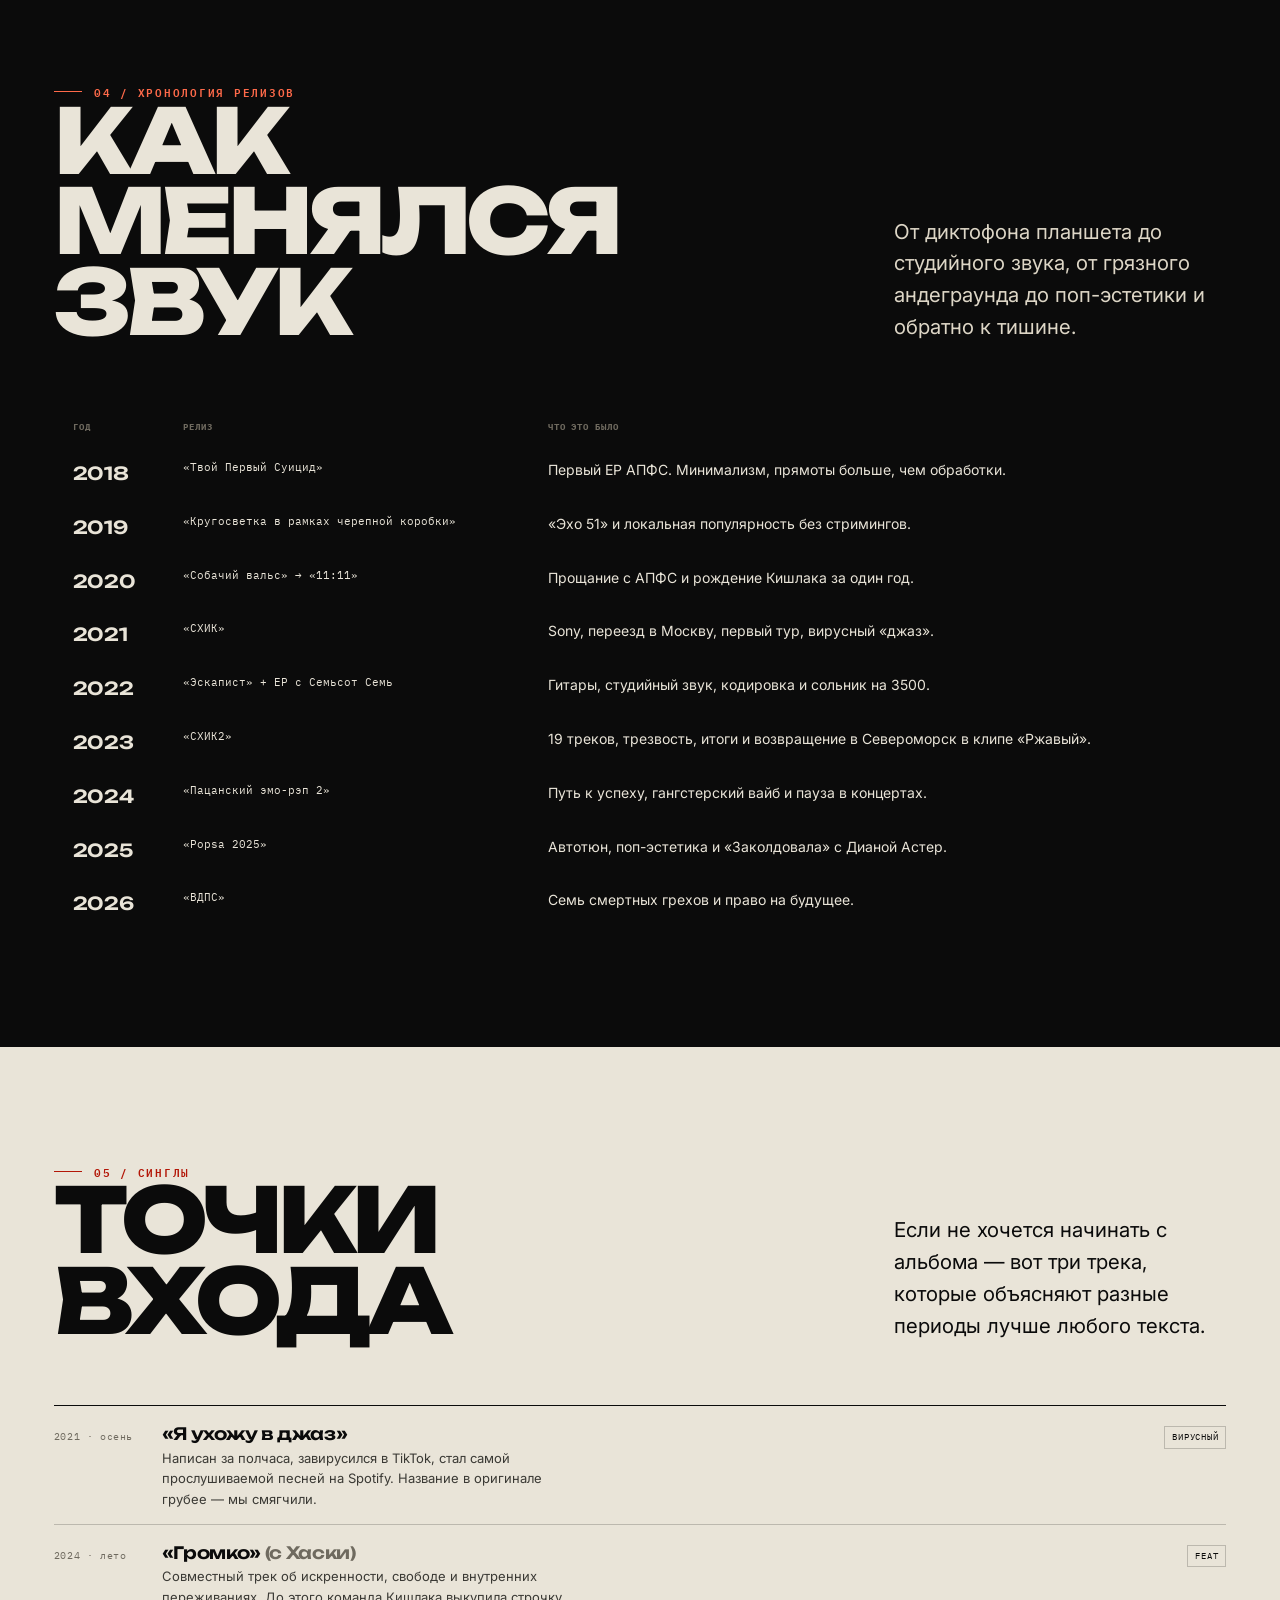
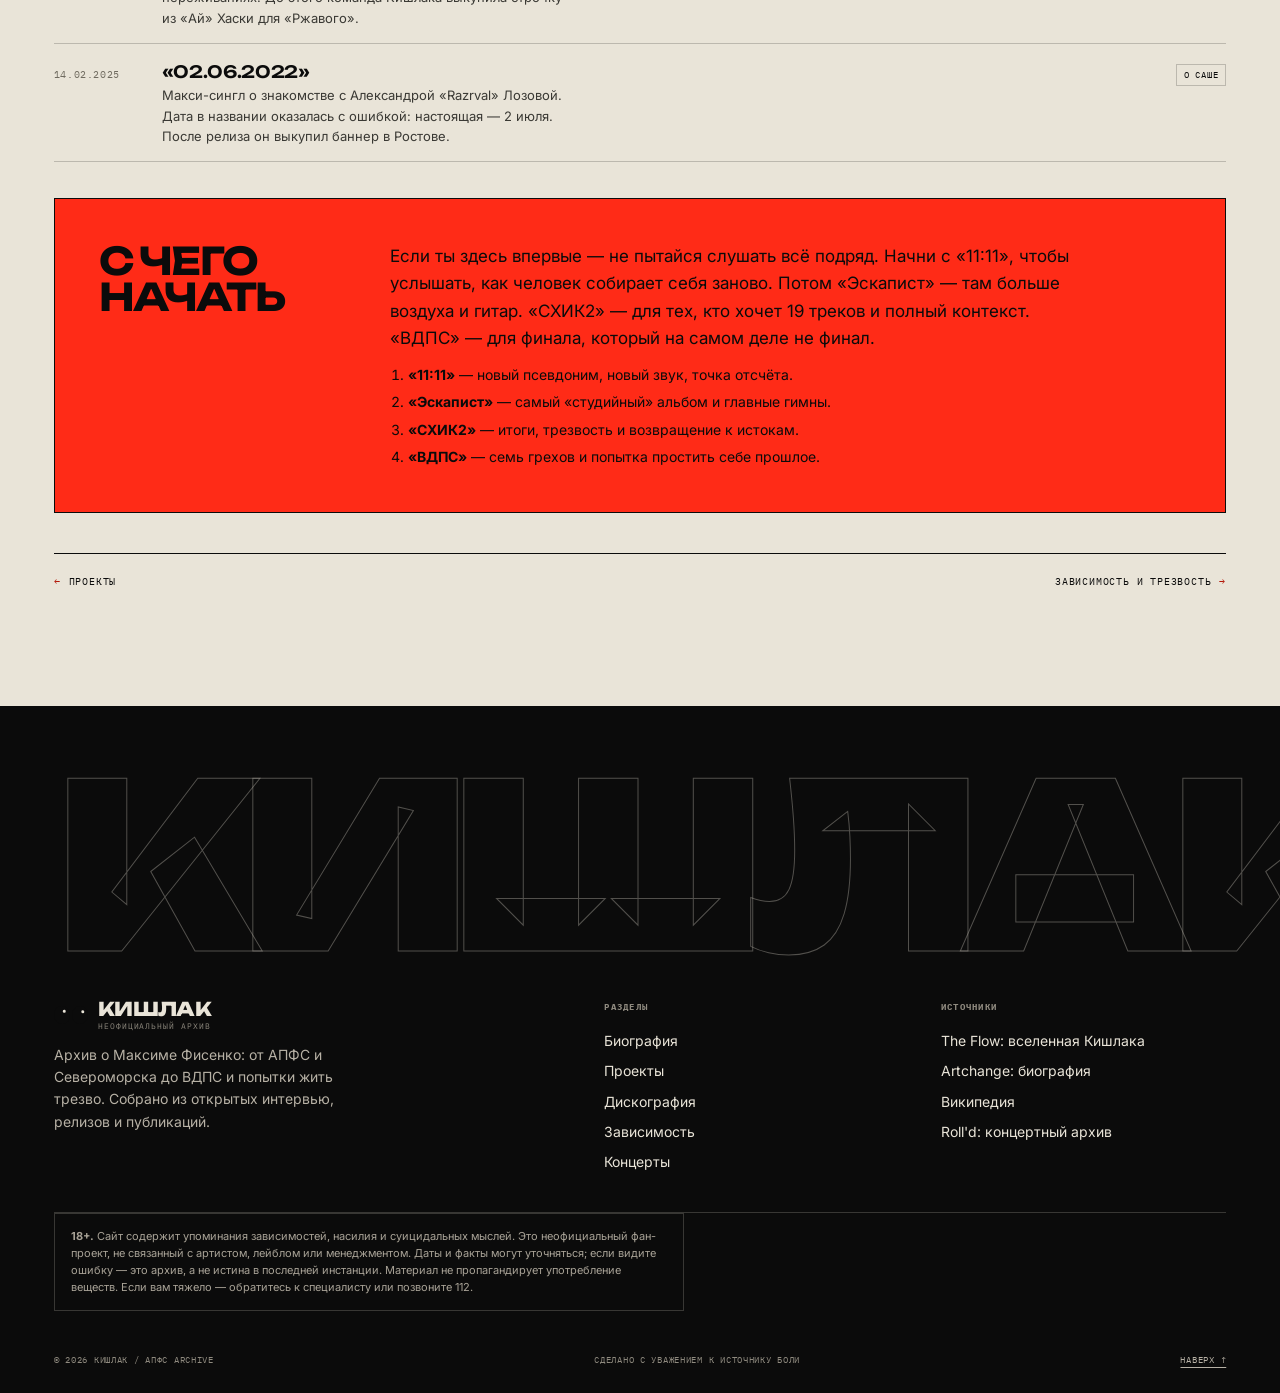
<file: music.html>
<!DOCTYPE html>
<html lang="ru">
<head>
  <meta charset="UTF-8">
  <meta name="viewport" content="width=device-width, initial-scale=1.0">
  <title>Музыка Кишлака — все альбомы и синглы: 11:11, СХИК, Эскапист, ВДПС</title>
  <meta name="description" content="Дискография Кишлака и АПФС: 11:11, СХИК, Эскапист, Пацанский эмо-рэп, СХИК2, Popsa 2025, ВДПС, синглы и совместные релизы.">
  <meta property="og:title" content="Музыка Кишлака — вся дискография">
  <meta property="og:description" content="От «Твоего Первого Суицида» до «ВДПС»: как звук менялся вместе с человеком.">
  <meta property="og:type" content="article">
  <link rel="icon" href="assets/img/favicon.svg" type="image/svg+xml">
  <link rel="stylesheet" href="assets/css/style.css">
</head>
<body>
  <a class="skip" href="#main">Перейти к содержимому</a>

  <header class="site-header">
    <div class="ticker" aria-hidden="true">
      <div class="ticker__track">
        <span>Автостопом по фазе сна</span><span>Североморск</span><span>11:11</span><span>эмо-рэп</span><span>65 концертных дат</span><span>не пропаганда — исповедь</span>
        <span>Автостопом по фазе сна</span><span>Североморск</span><span>11:11</span><span>эмо-рэп</span><span>65 концертных дат</span><span>не пропаганда — исповедь</span>
      </div>
    </div>
    <div class="nav-wrap">
      <a class="brand" href="index.html" aria-label="Кишлак — на главную">
        <span class="brand__eyes" aria-hidden="true"><i></i><i></i></span>
        <span>Кишлак<small>неофициальный архив</small></span>
      </a>
      <nav class="nav" id="nav" aria-label="Основная навигация">
        <a href="index.html">Главная</a>
        <a href="bio.html">Биография</a>
        <a href="projects.html">Проекты</a>
        <a href="music.html">Музыка</a>
        <a href="recovery.html">Зависимость</a>
        <a href="concerts.html">Концерты</a>
        <a class="btn btn--acid nav__cta" href="music.html">Слушать</a>
      </nav>
      <button class="menu-btn" type="button" aria-expanded="false" aria-controls="nav" aria-label="Открыть меню">
        <span></span>
      </button>
    </div>
    <div class="progress" aria-hidden="true"><span></span></div>
  </header>

  <main id="main">
    <section class="page-head">
      <span class="page-head__ghost" aria-hidden="true">LP</span>
      <div class="container">
        <div class="kicker">Дискография / 03</div>
        <h1>Музыка<br>по швам</h1>
        <div class="page-head__bottom">
          <p class="lead">Девять пластинок, один проект-эпоха и несколько синглов. Нажимай на обложку — справа появится контекст и треки-ориентиры. Без выдуманных названий.</p>
          <div class="page-head__meta">
            <span>2018—2026</span>
            <span>9 релизов</span>
            <span>3 сингла</span>
          </div>
        </div>
      </div>
    </section>

    <section class="section section--tight">
      <div class="container">
        <div class="album-explorer">
          <div class="album-grid" role="group" aria-label="Выбор альбома">
            <button class="album-btn" type="button" data-album="1111" aria-pressed="true">
              <div class="cover cover--1111">
                <span class="cover__meta">2020 · LP</span>
                <span class="cover__big">11:11</span>
                <span class="cover__small">КИШЛАК</span>
              </div>
              <span class="album-btn__label"><span>11:11</span><span>2020</span></span>
            </button>

            <button class="album-btn" type="button" data-album="shik" aria-pressed="false">
              <div class="cover cover--shik">
                <span class="cover__meta">2021 · LP</span>
                <span class="cover__big">СХИК</span>
                <span class="cover__small">СБОРНИК ХУЙНИ И КАРТИНКИ</span>
              </div>
              <span class="album-btn__label"><span>СХИК</span><span>2021</span></span>
            </button>

            <button class="album-btn" type="button" data-album="escapist" aria-pressed="false">
              <div class="cover cover--escapist">
                <span class="cover__meta">2022 · LP</span>
                <span class="cover__big">ЭСКАПИСТ</span>
                <span class="cover__small">КИШЛАК / 11:11</span>
              </div>
              <span class="album-btn__label"><span>Эскапист</span><span>2022</span></span>
            </button>

            <button class="album-btn" type="button" data-album="per" aria-pressed="false">
              <div class="cover cover--per">
                <span class="cover__meta">2022 · EP</span>
                <span class="cover__big">ПАЦАНСКИЙ ЭМО-РЭП</span>
                <span class="cover__small">КИШЛАК × СЕМЬСОТ СЕМЬ</span>
              </div>
              <span class="album-btn__label"><span>Пацанский эмо-рэп</span><span>2022</span></span>
            </button>

            <button class="album-btn" type="button" data-album="shik2" aria-pressed="false">
              <div class="cover cover--shik2">
                <span class="cover__meta">2023 · LP</span>
                <span class="cover__big">СХИК2</span>
                <span class="cover__small">19 ТРЕКОВ</span>
              </div>
              <span class="album-btn__label"><span>СХИК2</span><span>2023</span></span>
            </button>

            <button class="album-btn" type="button" data-album="per2" aria-pressed="false">
              <div class="cover cover--per2">
                <span class="cover__meta">2024 · LP</span>
                <span class="cover__big">ПАЦАНСКИЙ ЭМО-РЭП 2</span>
                <span class="cover__small">КИШЛАК × СЕМЬСОТ СЕМЬ</span>
              </div>
              <span class="album-btn__label"><span>Пацанский эмо-рэп 2</span><span>2024</span></span>
            </button>

            <button class="album-btn" type="button" data-album="popsa" aria-pressed="false">
              <div class="cover cover--popsa">
                <span class="cover__meta">2025 · LP</span>
                <span class="cover__big">POPSA 2025</span>
                <span class="cover__small">10 ПЕСЕН</span>
              </div>
              <span class="album-btn__label"><span>Popsa 2025</span><span>2025</span></span>
            </button>

            <button class="album-btn" type="button" data-album="vdps" aria-pressed="false">
              <div class="cover cover--vdps">
                <span class="cover__meta">2026 · LP</span>
                <span class="cover__big">ВДПС</span>
                <span class="cover__small">9 ТРЕКОВ / 7 ГРЕХОВ</span>
              </div>
              <span class="album-btn__label"><span>ВДПС</span><span>2026</span></span>
            </button>

            <button class="album-btn" type="button" data-album="apfs" aria-pressed="false">
              <div class="cover cover--apfs">
                <span class="cover__meta">2018—2020 · проект</span>
                <span class="cover__big">АПФС</span>
                <span class="cover__small">АРХИВ / ЗАКРЫТ</span>
              </div>
              <span class="album-btn__label"><span>Автостопом по фазе сна</span><span>2018—2020</span></span>
            </button>
          </div>

          <aside class="album-detail" aria-live="polite">
            <div class="album-detail__year" data-album-year>17.08.2020 · LP</div>
            <h2 data-album-title>11:11</h2>
            <p class="album-detail__desc" data-album-desc>Дебютный полноформатник под новым именем.</p>
            <div class="album-detail__tracks">
              <h3>Треки / ориентиры</h3>
              <ul class="tracklist" data-album-tracks>
                <li><span>01</span>Марсиане</li>
              </ul>
            </div>
            <div class="album-detail__foot" data-album-tags>
              <span class="tag">дебют</span>
            </div>
            <p class="album-detail__hint" data-album-hint>Полный треклист — в стриминговых сервисах.</p>
          </aside>
        </div>

        <div class="note-box" style="margin-top:28px">
          <b>Как это читать:</b> «треки / ориентиры» — это не полный треклист, а точки входа. Полные списки композиций меняются от платформы к платформе, а часть ранних релизов удалена или перезалита. Мы не подставляем названия «по памяти».
        </div>
      </div>
    </section>

    <section class="section section--ink">
      <div class="container">
        <div class="section-head reveal">
          <div>
            <div class="kicker">04 / Хронология релизов</div>
            <h2 class="display">Как<br>менялся<br>звук</h2>
          </div>
          <p class="lead">От диктофона планшета до студийного звука, от грязного андеграунда до поп-эстетики и обратно к тишине.</p>
        </div>

        <div class="table-wrap reveal">
          <table class="year-table">
            <thead>
              <tr><th>Год</th><th>Релиз</th><th>Что это было</th></tr>
            </thead>
            <tbody>
              <tr><td>2018</td><td>«Твой Первый Суицид»</td><td>Первый EP АПФС. Минимализм, прямоты больше, чем обработки.</td></tr>
              <tr><td>2019</td><td>«Кругосветка в рамках черепной коробки»</td><td>«Эхо 51» и локальная популярность без стримингов.</td></tr>
              <tr><td>2020</td><td>«Собачий вальс» → «11:11»</td><td>Прощание с АПФС и рождение Кишлака за один год.</td></tr>
              <tr><td>2021</td><td>«СХИК»</td><td>Sony, переезд в Москву, первый тур, вирусный «джаз».</td></tr>
              <tr><td>2022</td><td>«Эскапист» + EP с Семьсот Семь</td><td>Гитары, студийный звук, кодировка и сольник на 3500.</td></tr>
              <tr><td>2023</td><td>«СХИК2»</td><td>19 треков, трезвость, итоги и возвращение в Североморск в клипе «Ржавый».</td></tr>
              <tr><td>2024</td><td>«Пацанский эмо-рэп 2»</td><td>Путь к успеху, гангстерский вайб и пауза в концертах.</td></tr>
              <tr><td>2025</td><td>«Popsa 2025»</td><td>Автотюн, поп-эстетика и «Заколдовала» с Дианой Астер.</td></tr>
              <tr><td>2026</td><td>«ВДПС»</td><td>Семь смертных грехов и право на будущее.</td></tr>
            </tbody>
          </table>
        </div>
      </div>
    </section>

    <section class="section">
      <div class="container">
        <div class="section-head reveal">
          <div>
            <div class="kicker">05 / Синглы</div>
            <h2 class="display">Точки<br>входа</h2>
          </div>
          <p class="lead">Если не хочется начинать с альбома — вот три трека, которые объясняют разные периоды лучше любого текста.</p>
        </div>

        <div class="single-list">
          <div class="single reveal">
            <span class="single__date">2021 · осень</span>
            <div>
              <div class="single__name">«Я ухожу в джаз»</div>
              <p class="single__note">Написан за полчаса, завирусился в TikTok, стал самой прослушиваемой песней на Spotify. Название в оригинале грубее — мы смягчили.</p>
            </div>
            <span class="single__tag">вирусный</span>
          </div>

          <div class="single reveal" data-delay="1">
            <span class="single__date">2024 · лето</span>
            <div>
              <div class="single__name">«Громко» <span class="muted">(с Хаски)</span></div>
              <p class="single__note">Совместный трек об искренности, свободе и внутренних переживаниях. До этого команда Кишлака выкупила строчку из «Ай» Хаски для «Ржавого».</p>
            </div>
            <span class="single__tag">feat</span>
          </div>

          <div class="single reveal" data-delay="2">
            <span class="single__date">14.02.2025</span>
            <div>
              <div class="single__name">«02.06.2022»</div>
              <p class="single__note">Макси-сингл о знакомстве с Александрой «Razrval» Лозовой. Дата в названии оказалась с ошибкой: настоящая — 2 июля. После релиза он выкупил баннер в Ростове.</p>
            </div>
            <span class="single__tag">о Саше</span>
          </div>
        </div>

        <div class="music-note reveal" style="margin-top:36px">
          <h2>С чего<br>начать</h2>
          <div>
            <p>Если ты здесь впервые — не пытайся слушать всё подряд. Начни с «11:11», чтобы услышать, как человек собирает себя заново. Потом «Эскапист» — там больше воздуха и гитар. «СХИК2» — для тех, кто хочет 19 треков и полный контекст. «ВДПС» — для финала, который на самом деле не финал.</p>
            <ol>
              <li><b>«11:11»</b> — новый псевдоним, новый звук, точка отсчёта.</li>
              <li><b>«Эскапист»</b> — самый «студийный» альбом и главные гимны.</li>
              <li><b>«СХИК2»</b> — итоги, трезвость и возвращение к истокам.</li>
              <li><b>«ВДПС»</b> — семь грехов и попытка простить себе прошлое.</li>
            </ol>
          </div>
        </div>

        <div class="page-nav">
          <a href="projects.html"><span>←</span> Проекты</a>
          <a href="recovery.html">Зависимость и трезвость <span>→</span></a>
        </div>
      </div>
    </section>
  </main>

  <footer class="site-footer">
    <div class="footer__word" aria-hidden="true">КИШЛАК</div>
    <div class="container">
      <div class="footer__grid">
        <div class="footer__brand">
          <a class="brand" href="index.html" style="color:var(--paper)">
            <span class="brand__eyes" aria-hidden="true"><i></i><i></i></span>
            <span>Кишлак<small style="color:#8f8a7f">неофициальный архив</small></span>
          </a>
          <p>Архив о Максиме Фисенко: от АПФС и Североморска до ВДПС и попытки жить трезво. Собрано из открытых интервью, релизов и публикаций.</p>
        </div>
        <div class="footer__col">
          <h3>Разделы</h3>
          <a href="bio.html">Биография</a>
          <a href="projects.html">Проекты</a>
          <a href="music.html">Дискография</a>
          <a href="recovery.html">Зависимость</a>
          <a href="concerts.html">Концерты</a>
        </div>
        <div class="footer__col">
          <h3>Источники</h3>
          <a href="https://the-flow.ru/features/vselennaya-artista-kishlak" target="_blank" rel="noopener">The Flow: вселенная Кишлака</a>
          <a href="https://artchange.ru/biography/kishlak" target="_blank" rel="noopener">Artchange: биография</a>
          <a href="https://ru.wikipedia.org/wiki/Кишлак_(музыкант)" target="_blank" rel="noopener">Википедия</a>
          <a href="https://rolld.ru/artist/kishlak" target="_blank" rel="noopener">Roll'd: концертный архив</a>
        </div>
      </div>
      <p class="footer__disclaimer"><b>18+.</b> Сайт содержит упоминания зависимостей, насилия и суицидальных мыслей. Это неофициальный фан-проект, не связанный с артистом, лейблом или менеджментом. Даты и факты могут уточняться; если видите ошибку — это архив, а не истина в последней инстанции. Материал не пропагандирует употребление веществ. Если вам тяжело — обратитесь к специалисту или позвоните 112.</p>
      <div class="footer__bottom">
        <span>© <span data-year>2026</span> Кишлак / АПФС archive</span>
        <span>Сделано с уважением к источнику боли</span>
        <a href="#main">Наверх ↑</a>
      </div>
    </div>
  </footer>

  <button class="to-top" type="button" aria-label="Наверх">↑</button>
  <script src="assets/js/main.js"></script>
</body>
</html>
</file>
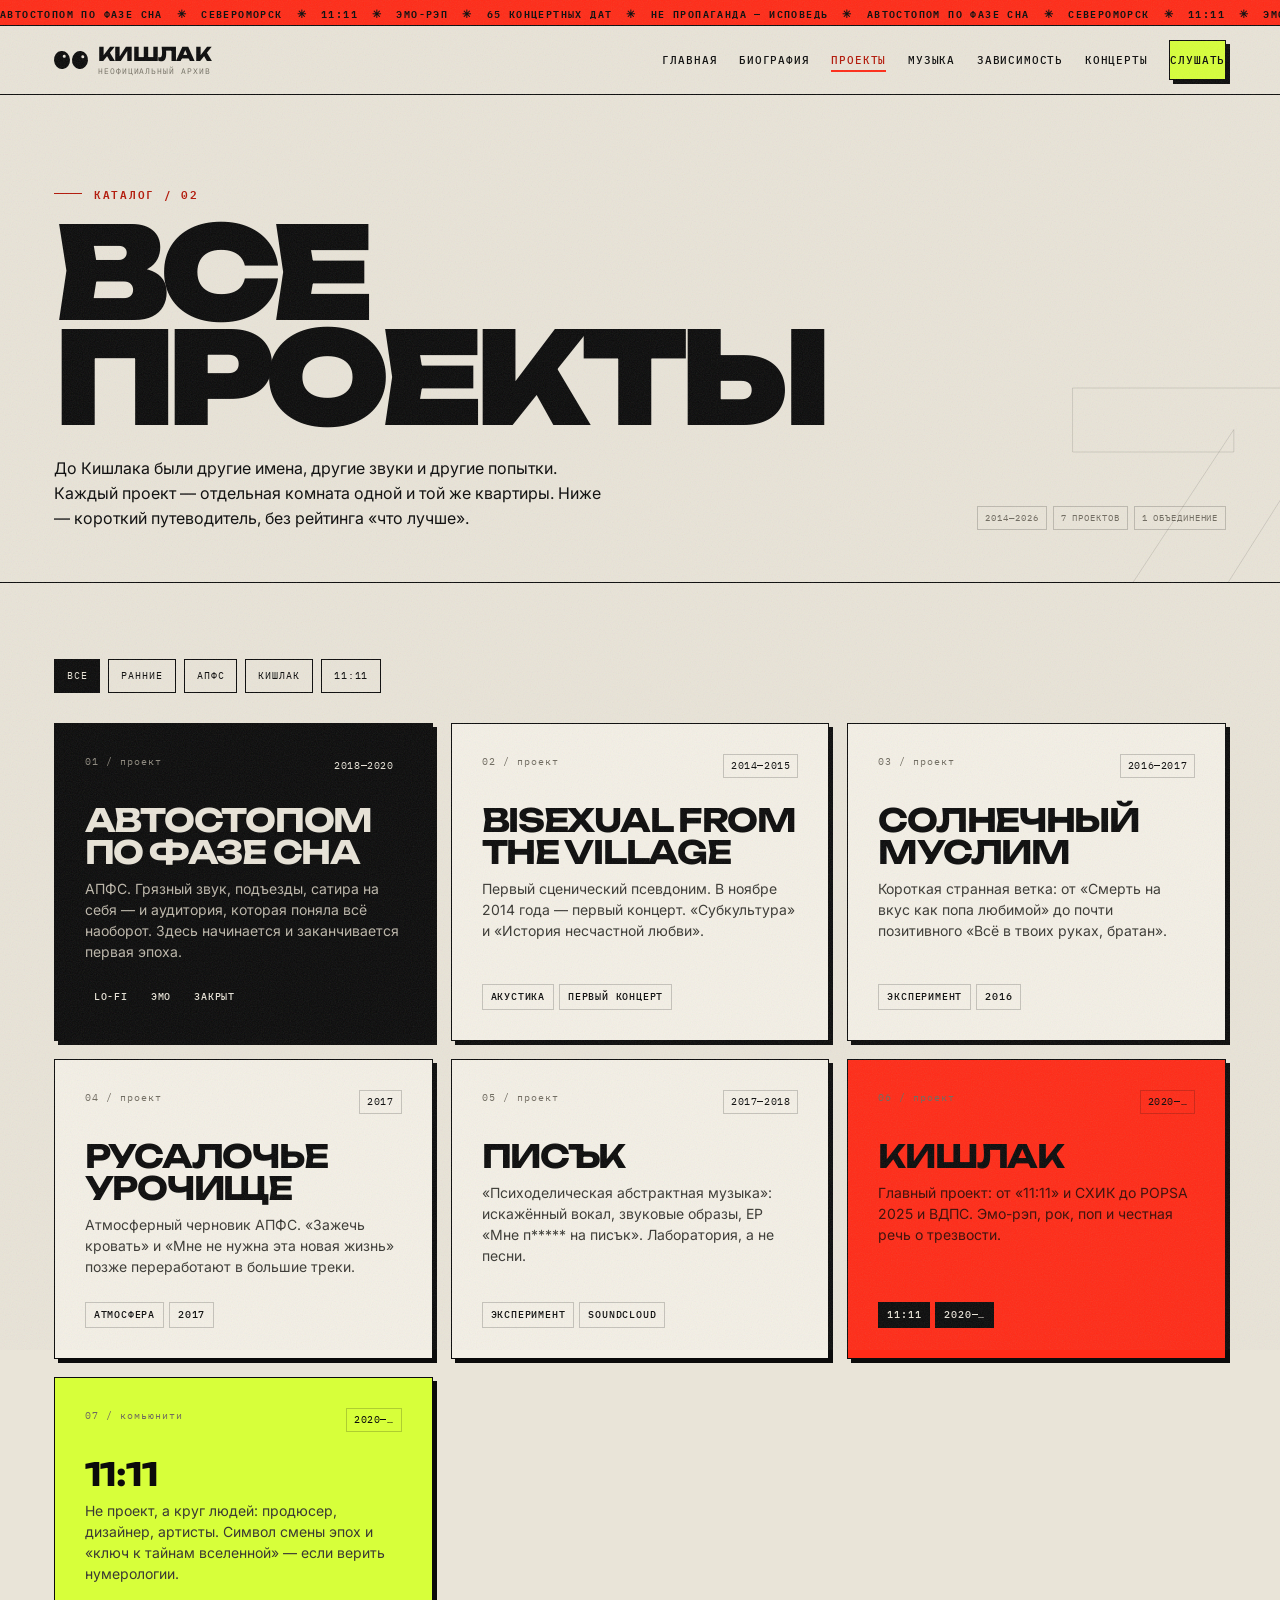
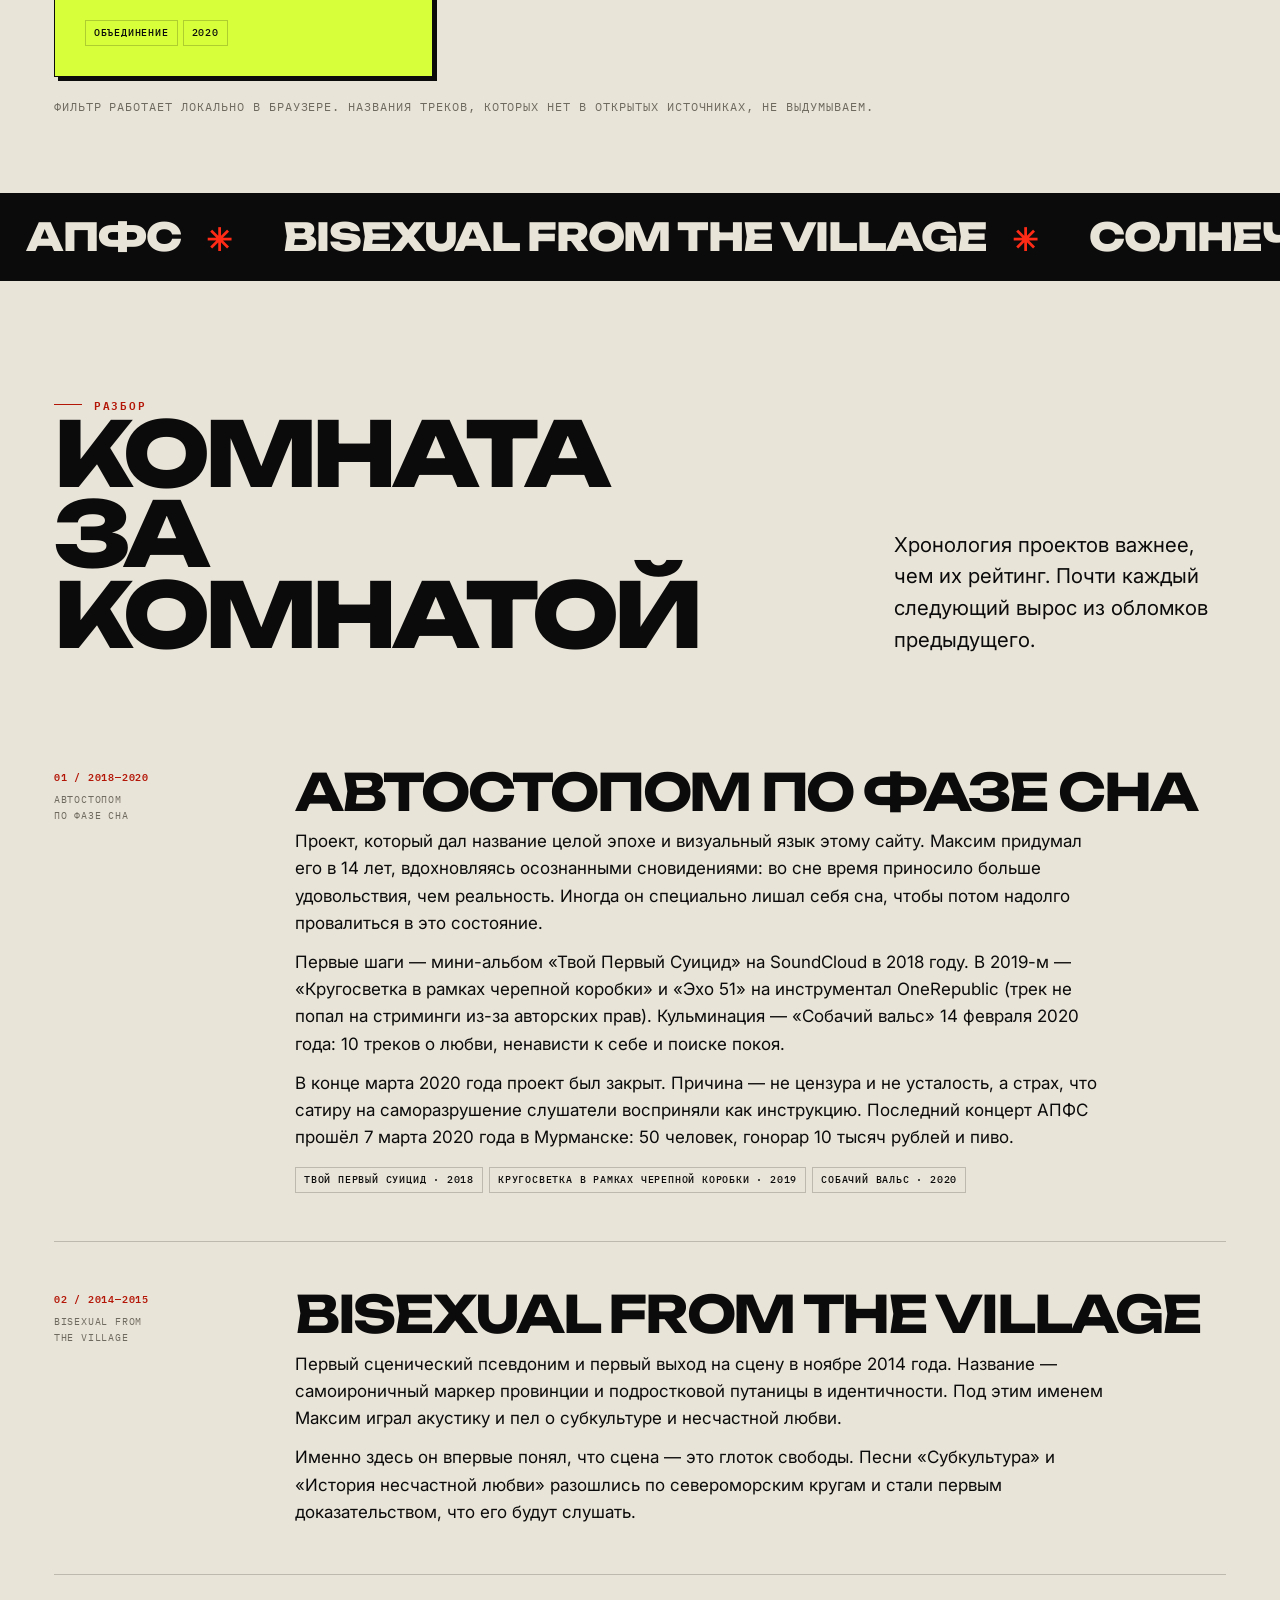
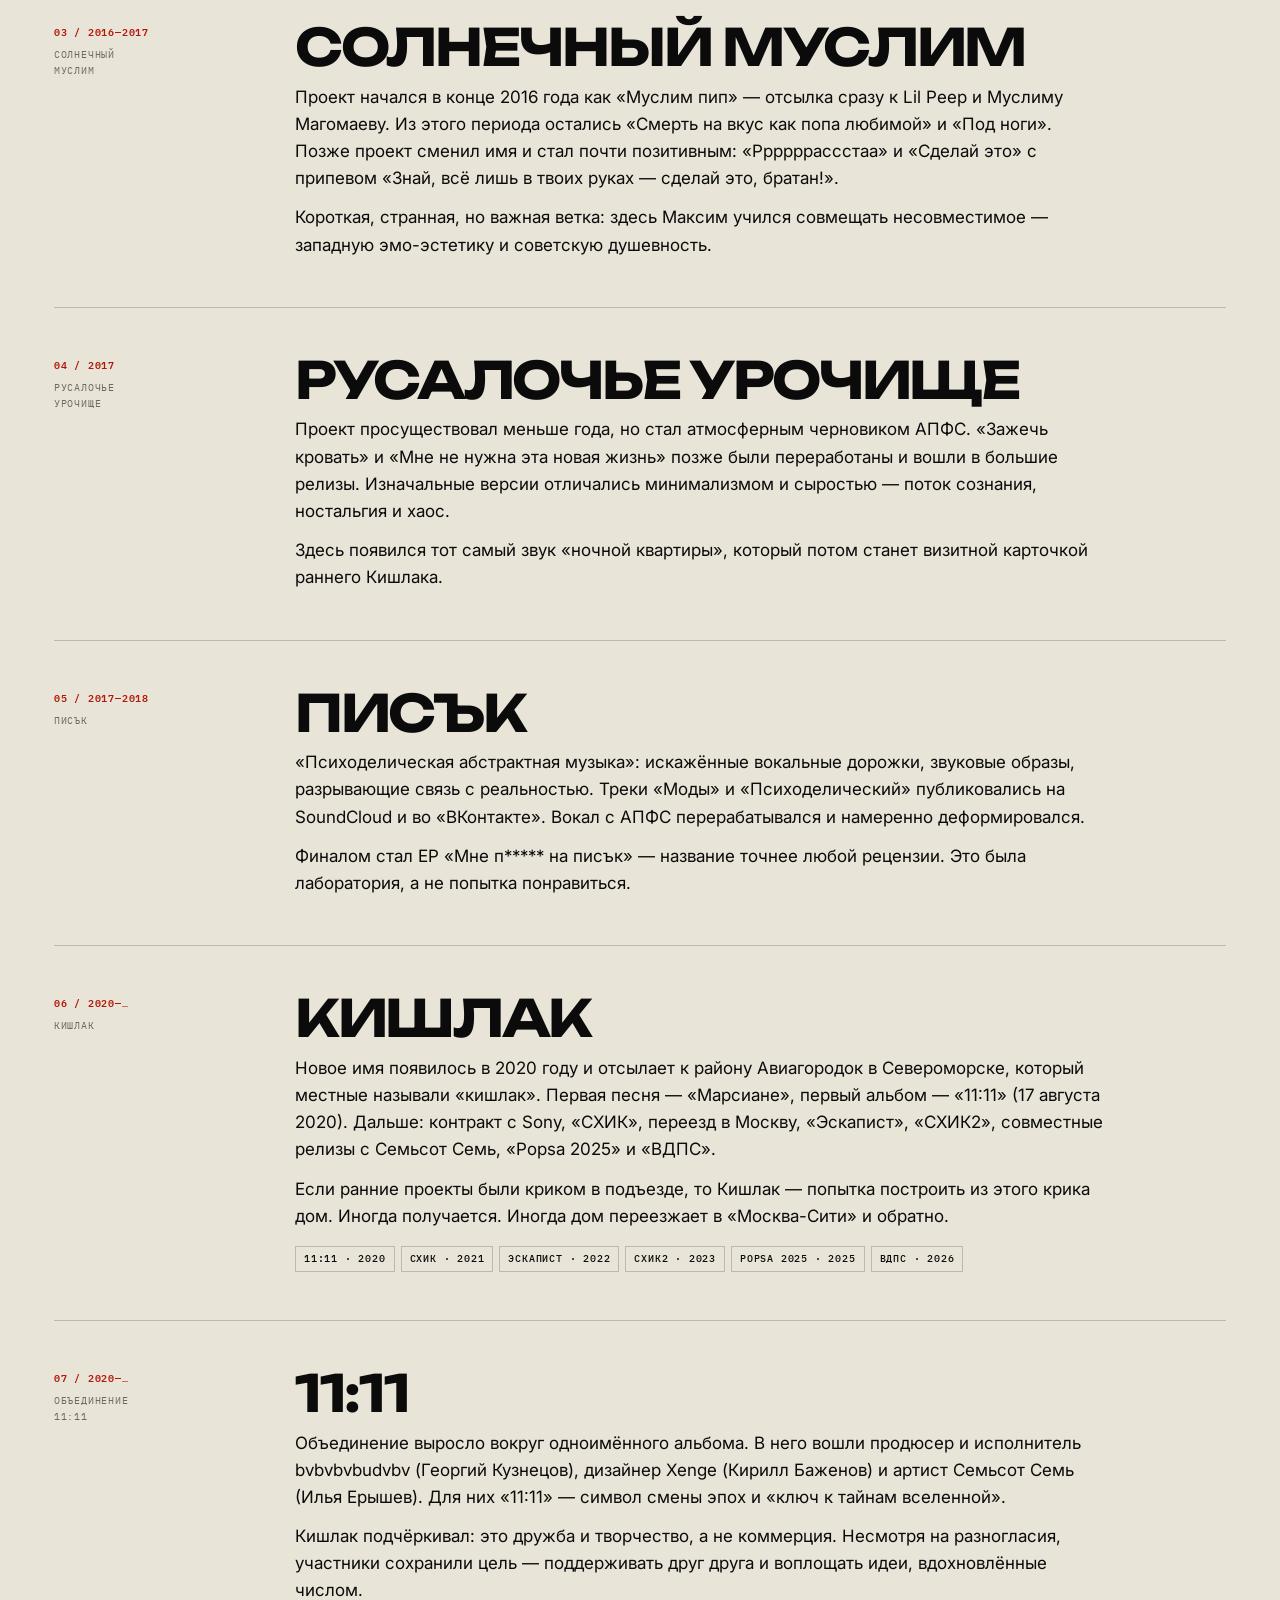
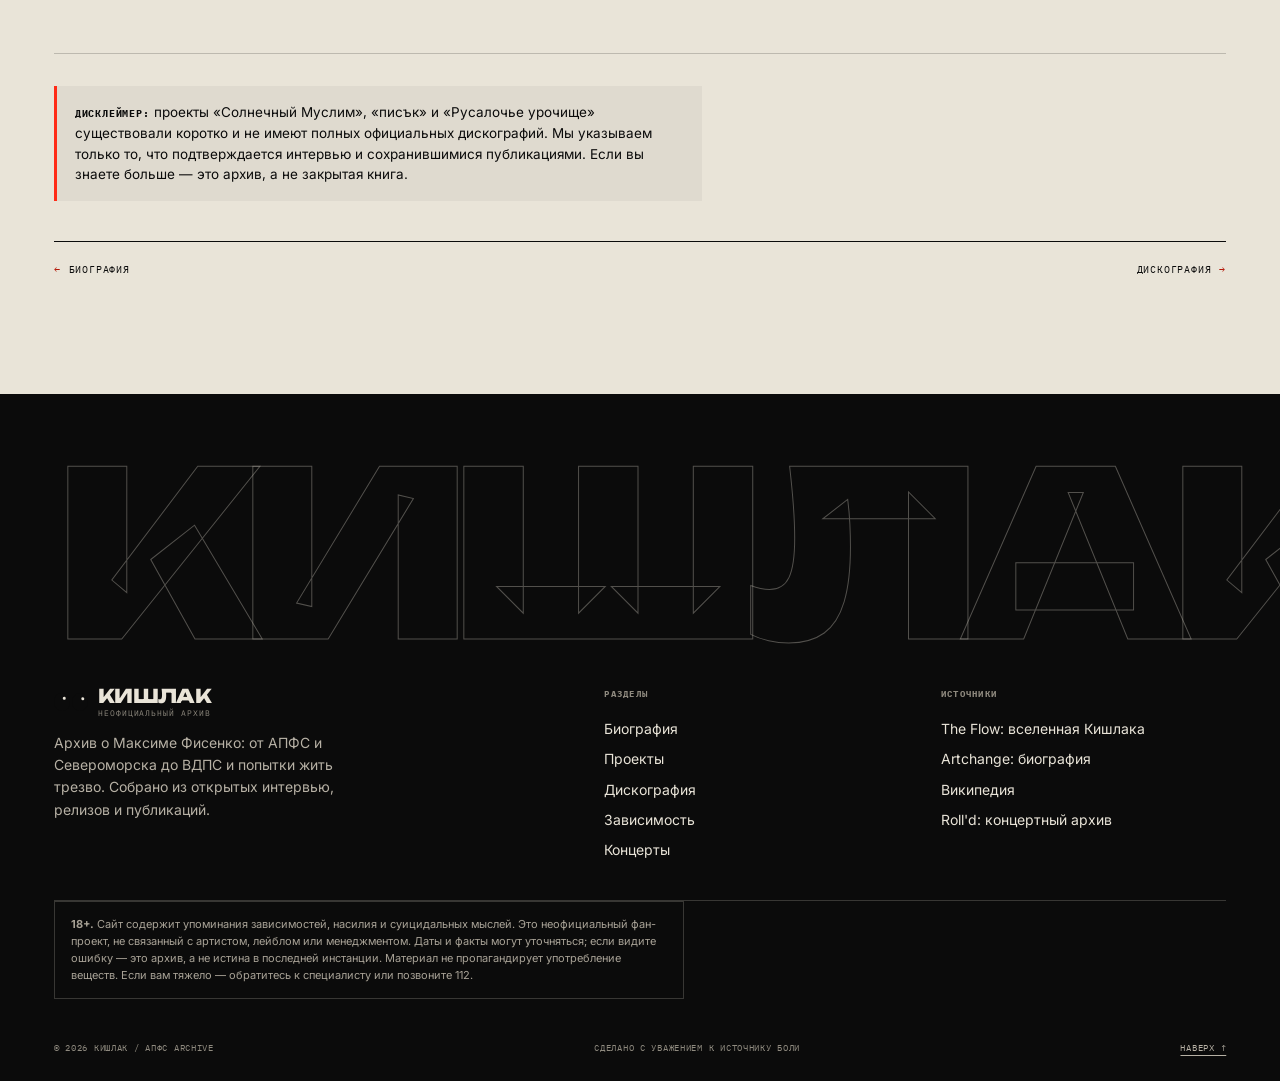
<file: projects.html>
<!DOCTYPE html>
<html lang="ru">
<head>
  <meta charset="UTF-8">
  <meta name="viewport" content="width=device-width, initial-scale=1.0">
  <title>Проекты Кишлака — АПФС, Bisexual From The Village, Солнечный Муслим, писък, 11:11</title>
  <meta name="description" content="Все проекты Максима Фисенко: Автостопом по фазе сна, Bisexual From The Village, Солнечный Муслим, Русалочье урочище, писък, Кишлак и объединение 11:11.">
  <meta property="og:title" content="Проекты Кишлака — от АПФС до 11:11">
  <meta property="og:description" content="Семь имён, одна квартира: путеводитель по проектам Максима Фисенко.">
  <meta property="og:type" content="article">
  <link rel="icon" href="assets/img/favicon.svg" type="image/svg+xml">
  <link rel="stylesheet" href="assets/css/style.css">
</head>
<body>
  <a class="skip" href="#main">Перейти к содержимому</a>

  <header class="site-header">
    <div class="ticker" aria-hidden="true">
      <div class="ticker__track">
        <span>Автостопом по фазе сна</span><span>Североморск</span><span>11:11</span><span>эмо-рэп</span><span>65 концертных дат</span><span>не пропаганда — исповедь</span>
        <span>Автостопом по фазе сна</span><span>Североморск</span><span>11:11</span><span>эмо-рэп</span><span>65 концертных дат</span><span>не пропаганда — исповедь</span>
      </div>
    </div>
    <div class="nav-wrap">
      <a class="brand" href="index.html" aria-label="Кишлак — на главную">
        <span class="brand__eyes" aria-hidden="true"><i></i><i></i></span>
        <span>Кишлак<small>неофициальный архив</small></span>
      </a>
      <nav class="nav" id="nav" aria-label="Основная навигация">
        <a href="index.html">Главная</a>
        <a href="bio.html">Биография</a>
        <a href="projects.html">Проекты</a>
        <a href="music.html">Музыка</a>
        <a href="recovery.html">Зависимость</a>
        <a href="concerts.html">Концерты</a>
        <a class="btn btn--acid nav__cta" href="music.html">Слушать</a>
      </nav>
      <button class="menu-btn" type="button" aria-expanded="false" aria-controls="nav" aria-label="Открыть меню">
        <span></span>
      </button>
    </div>
    <div class="progress" aria-hidden="true"><span></span></div>
  </header>

  <main id="main">
    <section class="page-head">
      <span class="page-head__ghost" aria-hidden="true">7</span>
      <div class="container">
        <div class="kicker">Каталог / 02</div>
        <h1>Все<br>проекты</h1>
        <div class="page-head__bottom">
          <p class="lead">До Кишлака были другие имена, другие звуки и другие попытки. Каждый проект — отдельная комната одной и той же квартиры. Ниже — короткий путеводитель, без рейтинга «что лучше».</p>
          <div class="page-head__meta">
            <span>2014—2026</span>
            <span>7 проектов</span>
            <span>1 объединение</span>
          </div>
        </div>
      </div>
    </section>

    <section class="section section--tight">
      <div class="container">
        <div class="filters" role="group" aria-label="Фильтр проектов">
          <button class="filter" type="button" data-filter="all" aria-pressed="true">Все</button>
          <button class="filter" type="button" data-filter="early" aria-pressed="false">Ранние</button>
          <button class="filter" type="button" data-filter="apfs" aria-pressed="false">АПФС</button>
          <button class="filter" type="button" data-filter="kishlak" aria-pressed="false">Кишлак</button>
          <button class="filter" type="button" data-filter="collective" aria-pressed="false">11:11</button>
        </div>

        <div class="projects">
          <article class="project project--dark" data-tags="apfs early">
            <div class="project__top"><span class="project__num">01 / проект</span><span class="project__years">2018—2020</span></div>
            <h3>Автостопом<br>по фазе сна</h3>
            <p>АПФС. Грязный звук, подъезды, сатира на себя — и аудитория, которая поняла всё наоборот. Здесь начинается и заканчивается первая эпоха.</p>
            <div class="project__tags"><span class="tag">lo-fi</span><span class="tag">эмо</span><span class="tag">закрыт</span></div>
          </article>

          <article class="project" data-tags="early">
            <div class="project__top"><span class="project__num">02 / проект</span><span class="project__years">2014—2015</span></div>
            <h3>Bisexual From<br>The Village</h3>
            <p>Первый сценический псевдоним. В ноябре 2014 года — первый концерт. «Субкультура» и «История несчастной любви».</p>
            <div class="project__tags"><span class="tag">акустика</span><span class="tag">первый концерт</span></div>
          </article>

          <article class="project" data-tags="early">
            <div class="project__top"><span class="project__num">03 / проект</span><span class="project__years">2016—2017</span></div>
            <h3>Солнечный<br>Муслим</h3>
            <p>Короткая странная ветка: от «Смерть на вкус как попа любимой» до почти позитивного «Всё в твоих руках, братан».</p>
            <div class="project__tags"><span class="tag">эксперимент</span><span class="tag">2016</span></div>
          </article>

          <article class="project" data-tags="early">
            <div class="project__top"><span class="project__num">04 / проект</span><span class="project__years">2017</span></div>
            <h3>Русалочье<br>урочище</h3>
            <p>Атмосферный черновик АПФС. «Зажечь кровать» и «Мне не нужна эта новая жизнь» позже переработают в большие треки.</p>
            <div class="project__tags"><span class="tag">атмосфера</span><span class="tag">2017</span></div>
          </article>

          <article class="project" data-tags="early">
            <div class="project__top"><span class="project__num">05 / проект</span><span class="project__years">2017—2018</span></div>
            <h3>писък</h3>
            <p>«Психоделическая абстрактная музыка»: искажённый вокал, звуковые образы, EP «Мне п***** на писък». Лаборатория, а не песни.</p>
            <div class="project__tags"><span class="tag">эксперимент</span><span class="tag">soundcloud</span></div>
          </article>

          <article class="project project--red" data-tags="kishlak">
            <div class="project__top"><span class="project__num">06 / проект</span><span class="project__years">2020—…</span></div>
            <h3>Кишлак</h3>
            <p>Главный проект: от «11:11» и СХИК до POPSA 2025 и ВДПС. Эмо-рэп, рок, поп и честная речь о трезвости.</p>
            <div class="project__tags"><span class="tag tag--ink">11:11</span><span class="tag tag--ink">2020—…</span></div>
          </article>

          <article class="project project--acid" data-tags="collective kishlak">
            <div class="project__top"><span class="project__num">07 / комьюнити</span><span class="project__years">2020—…</span></div>
            <h3>11:11</h3>
            <p>Не проект, а круг людей: продюсер, дизайнер, артисты. Символ смены эпох и «ключ к тайнам вселенной» — если верить нумерологии.</p>
            <div class="project__tags"><span class="tag">объединение</span><span class="tag">2020</span></div>
          </article>
        </div>

        <p class="mono muted" style="margin-top:20px">Фильтр работает локально в браузере. Названия треков, которых нет в открытых источниках, не выдумываем.</p>
      </div>
    </section>

    <div class="band" aria-hidden="true">
      <div class="band__track">
        <span>АПФС</span><span>Bisexual From The Village</span><span>Солнечный Муслим</span><span>Русалочье урочище</span><span>писък</span><span>Кишлак</span><span>11:11</span>
        <span>АПФС</span><span>Bisexual From The Village</span><span>Солнечный Муслим</span><span>Русалочье урочище</span><span>писък</span><span>Кишлак</span><span>11:11</span>
      </div>
    </div>

    <section class="section">
      <div class="container">
        <div class="section-head reveal">
          <div>
            <div class="kicker">Разбор</div>
            <h2 class="display">Комната<br>за комнатой</h2>
          </div>
          <p class="lead">Хронология проектов важнее, чем их рейтинг. Почти каждый следующий вырос из обломков предыдущего.</p>
        </div>

        <article class="project-detail" id="apfs">
          <div class="project-detail__side">
            <b>01 / 2018—2020</b>
            Автостопом<br>по фазе сна
          </div>
          <div class="project-detail__main">
            <h2>Автостопом по фазе сна</h2>
            <p>Проект, который дал название целой эпохе и визуальный язык этому сайту. Максим придумал его в 14 лет, вдохновляясь осознанными сновидениями: во сне время приносило больше удовольствия, чем реальность. Иногда он специально лишал себя сна, чтобы потом надолго провалиться в это состояние.</p>
            <p>Первые шаги — мини-альбом «Твой Первый Суицид» на SoundCloud в 2018 году. В 2019-м — «Кругосветка в рамках черепной коробки» и «Эхо 51» на инструментал OneRepublic (трек не попал на стриминги из-за авторских прав). Кульминация — «Собачий вальс» 14 февраля 2020 года: 10 треков о любви, ненависти к себе и поиске покоя.</p>
            <p>В конце марта 2020 года проект был закрыт. Причина — не цензура и не усталость, а страх, что сатиру на саморазрушение слушатели восприняли как инструкцию. Последний концерт АПФС прошёл 7 марта 2020 года в Мурманске: 50 человек, гонорар 10 тысяч рублей и пиво.</p>
            <div class="project-detail__tracks">
              <span class="tag">Твой Первый Суицид · 2018</span>
              <span class="tag">Кругосветка в рамках черепной коробки · 2019</span>
              <span class="tag">Собачий вальс · 2020</span>
            </div>
          </div>
        </article>

        <article class="project-detail" id="bftv">
          <div class="project-detail__side">
            <b>02 / 2014—2015</b>
            Bisexual From<br>The Village
          </div>
          <div class="project-detail__main">
            <h2>Bisexual From The Village</h2>
            <p>Первый сценический псевдоним и первый выход на сцену в ноябре 2014 года. Название — самоироничный маркер провинции и подростковой путаницы в идентичности. Под этим именем Максим играл акустику и пел о субкультуре и несчастной любви.</p>
            <p>Именно здесь он впервые понял, что сцена — это глоток свободы. Песни «Субкультура» и «История несчастной любви» разошлись по североморским кругам и стали первым доказательством, что его будут слушать.</p>
          </div>
        </article>

        <article class="project-detail" id="muslim">
          <div class="project-detail__side">
            <b>03 / 2016—2017</b>
            Солнечный<br>Муслим
          </div>
          <div class="project-detail__main">
            <h2>Солнечный Муслим</h2>
            <p>Проект начался в конце 2016 года как «Муслим пип» — отсылка сразу к Lil Peep и Муслиму Магомаеву. Из этого периода остались «Смерть на вкус как попа любимой» и «Под ноги». Позже проект сменил имя и стал почти позитивным: «Ррррррассстаа» и «Сделай это» с припевом «Знай, всё лишь в твоих руках — сделай это, братан!».</p>
            <p>Короткая, странная, но важная ветка: здесь Максим учился совмещать несовместимое — западную эмо-эстетику и советскую душевность.</p>
          </div>
        </article>

        <article class="project-detail" id="rusalochye">
          <div class="project-detail__side">
            <b>04 / 2017</b>
            Русалочье<br>урочище
          </div>
          <div class="project-detail__main">
            <h2>Русалочье урочище</h2>
            <p>Проект просуществовал меньше года, но стал атмосферным черновиком АПФС. «Зажечь кровать» и «Мне не нужна эта новая жизнь» позже были переработаны и вошли в большие релизы. Изначальные версии отличались минимализмом и сыростью — поток сознания, ностальгия и хаос.</p>
            <p>Здесь появился тот самый звук «ночной квартиры», который потом станет визитной карточкой раннего Кишлака.</p>
          </div>
        </article>

        <article class="project-detail" id="pisk">
          <div class="project-detail__side">
            <b>05 / 2017—2018</b>
            писък
          </div>
          <div class="project-detail__main">
            <h2>писък</h2>
            <p>«Психоделическая абстрактная музыка»: искажённые вокальные дорожки, звуковые образы, разрывающие связь с реальностью. Треки «Моды» и «Психоделический» публиковались на SoundCloud и во «ВКонтакте». Вокал с АПФС перерабатывался и намеренно деформировался.</p>
            <p>Финалом стал EP «Мне п***** на писък» — название точнее любой рецензии. Это была лаборатория, а не попытка понравиться.</p>
          </div>
        </article>

        <article class="project-detail" id="kishlak">
          <div class="project-detail__side">
            <b>06 / 2020—…</b>
            Кишлак
          </div>
          <div class="project-detail__main">
            <h2>Кишлак</h2>
            <p>Новое имя появилось в 2020 году и отсылает к району Авиагородок в Североморске, который местные называли «кишлак». Первая песня — «Марсиане», первый альбом — «11:11» (17 августа 2020). Дальше: контракт с Sony, «СХИК», переезд в Москву, «Эскапист», «СХИК2», совместные релизы с Семьсот Семь, «Popsa 2025» и «ВДПС».</p>
            <p>Если ранние проекты были криком в подъезде, то Кишлак — попытка построить из этого крика дом. Иногда получается. Иногда дом переезжает в «Москва-Сити» и обратно.</p>
            <div class="project-detail__tracks">
              <span class="tag">11:11 · 2020</span>
              <span class="tag">СХИК · 2021</span>
              <span class="tag">Эскапист · 2022</span>
              <span class="tag">СХИК2 · 2023</span>
              <span class="tag">Popsa 2025 · 2025</span>
              <span class="tag">ВДПС · 2026</span>
            </div>
          </div>
        </article>

        <article class="project-detail" id="1111">
          <div class="project-detail__side">
            <b>07 / 2020—…</b>
            Объединение<br>11:11
          </div>
          <div class="project-detail__main">
            <h2>11:11</h2>
            <p>Объединение выросло вокруг одноимённого альбома. В него вошли продюсер и исполнитель bvbvbvbudvbv (Георгий Кузнецов), дизайнер Xenge (Кирилл Баженов) и артист Семьсот Семь (Илья Ерышев). Для них «11:11» — символ смены эпох и «ключ к тайнам вселенной».</p>
            <p>Кишлак подчёркивал: это дружба и творчество, а не коммерция. Несмотря на разногласия, участники сохранили цель — поддерживать друг друга и воплощать идеи, вдохновлённые числом.</p>
          </div>
        </article>

        <div class="note-box" style="margin-top:32px">
          <b>Дисклеймер:</b> проекты «Солнечный Муслим», «писък» и «Русалочье урочище» существовали коротко и не имеют полных официальных дискографий. Мы указываем только то, что подтверждается интервью и сохранившимися публикациями. Если вы знаете больше — это архив, а не закрытая книга.
        </div>

        <div class="page-nav">
          <a href="bio.html"><span>←</span> Биография</a>
          <a href="music.html">Дискография <span>→</span></a>
        </div>
      </div>
    </section>
  </main>

  <footer class="site-footer">
    <div class="footer__word" aria-hidden="true">КИШЛАК</div>
    <div class="container">
      <div class="footer__grid">
        <div class="footer__brand">
          <a class="brand" href="index.html" style="color:var(--paper)">
            <span class="brand__eyes" aria-hidden="true"><i></i><i></i></span>
            <span>Кишлак<small style="color:#8f8a7f">неофициальный архив</small></span>
          </a>
          <p>Архив о Максиме Фисенко: от АПФС и Североморска до ВДПС и попытки жить трезво. Собрано из открытых интервью, релизов и публикаций.</p>
        </div>
        <div class="footer__col">
          <h3>Разделы</h3>
          <a href="bio.html">Биография</a>
          <a href="projects.html">Проекты</a>
          <a href="music.html">Дискография</a>
          <a href="recovery.html">Зависимость</a>
          <a href="concerts.html">Концерты</a>
        </div>
        <div class="footer__col">
          <h3>Источники</h3>
          <a href="https://the-flow.ru/features/vselennaya-artista-kishlak" target="_blank" rel="noopener">The Flow: вселенная Кишлака</a>
          <a href="https://artchange.ru/biography/kishlak" target="_blank" rel="noopener">Artchange: биография</a>
          <a href="https://ru.wikipedia.org/wiki/Кишлак_(музыкант)" target="_blank" rel="noopener">Википедия</a>
          <a href="https://rolld.ru/artist/kishlak" target="_blank" rel="noopener">Roll'd: концертный архив</a>
        </div>
      </div>
      <p class="footer__disclaimer"><b>18+.</b> Сайт содержит упоминания зависимостей, насилия и суицидальных мыслей. Это неофициальный фан-проект, не связанный с артистом, лейблом или менеджментом. Даты и факты могут уточняться; если видите ошибку — это архив, а не истина в последней инстанции. Материал не пропагандирует употребление веществ. Если вам тяжело — обратитесь к специалисту или позвоните 112.</p>
      <div class="footer__bottom">
        <span>© <span data-year>2026</span> Кишлак / АПФС archive</span>
        <span>Сделано с уважением к источнику боли</span>
        <a href="#main">Наверх ↑</a>
      </div>
    </div>
  </footer>

  <button class="to-top" type="button" aria-label="Наверх">↑</button>
  <script src="assets/js/main.js"></script>
</body>
</html>
</file>
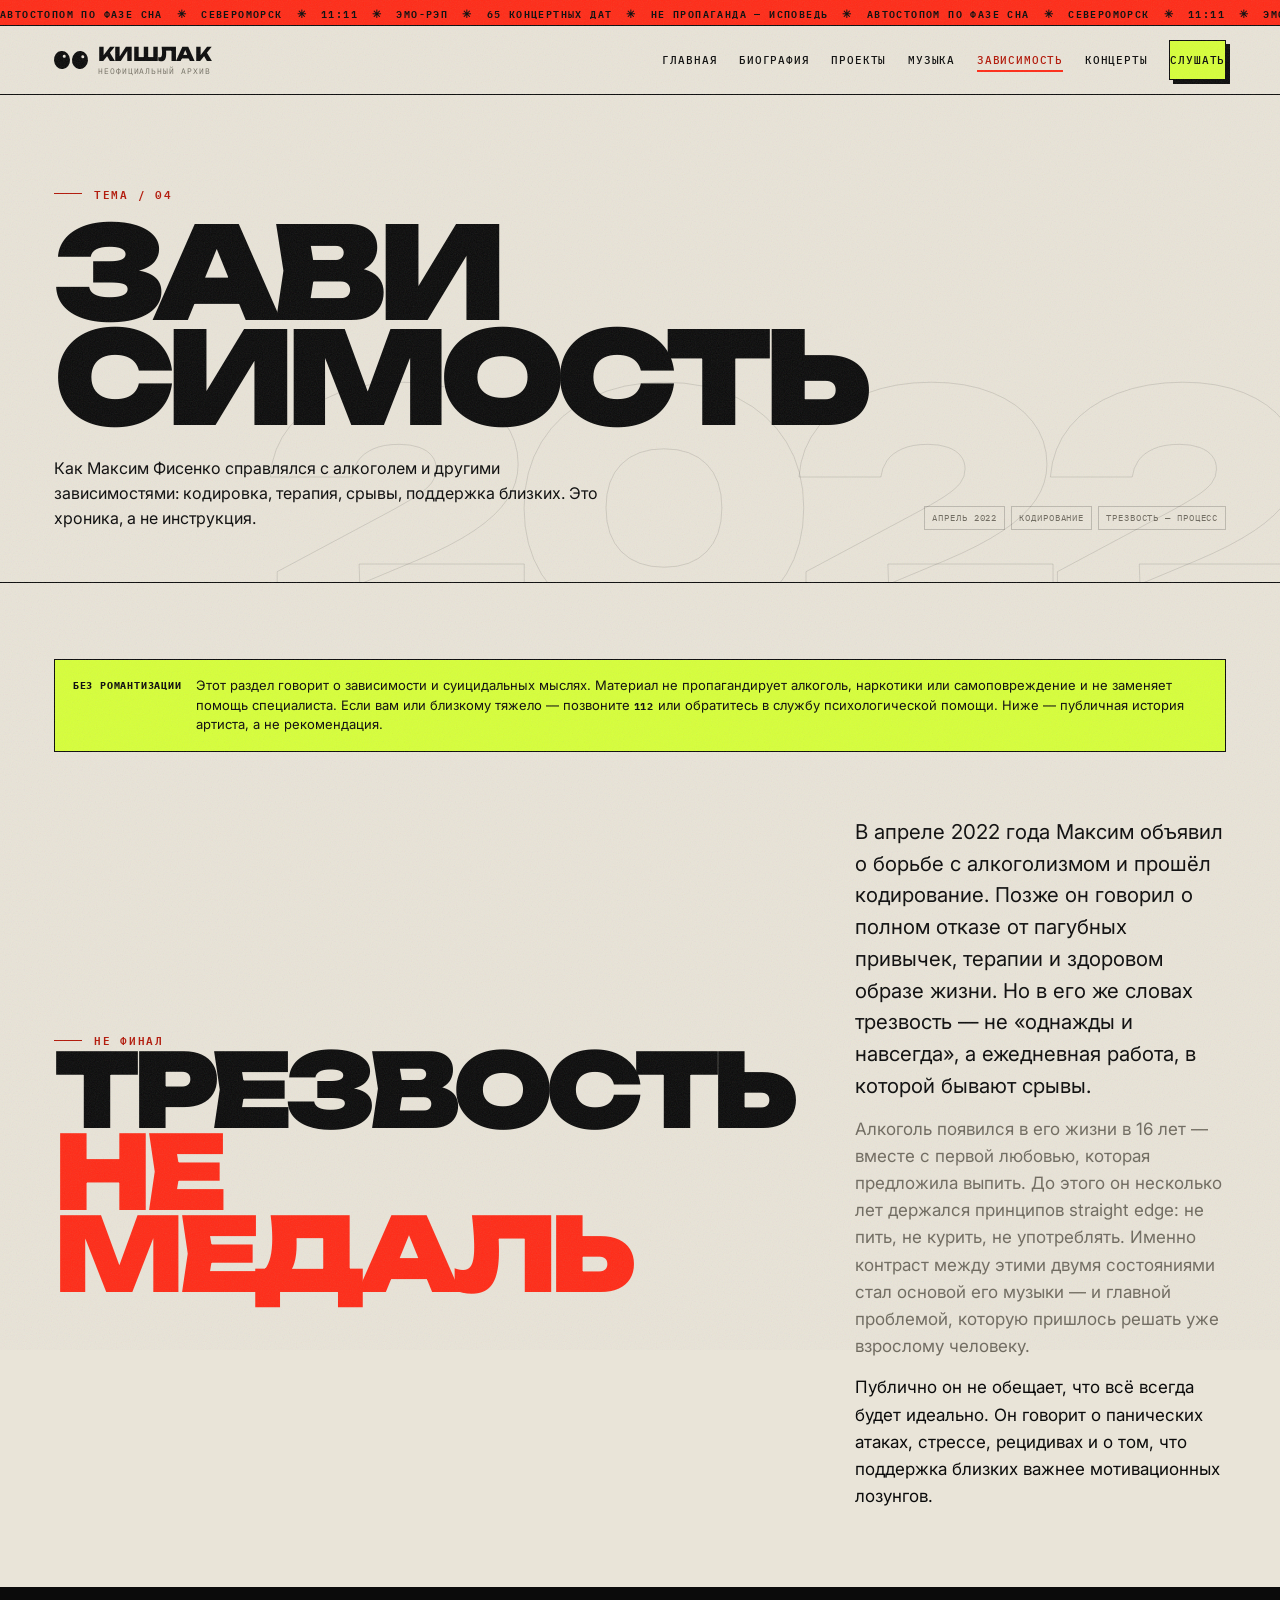
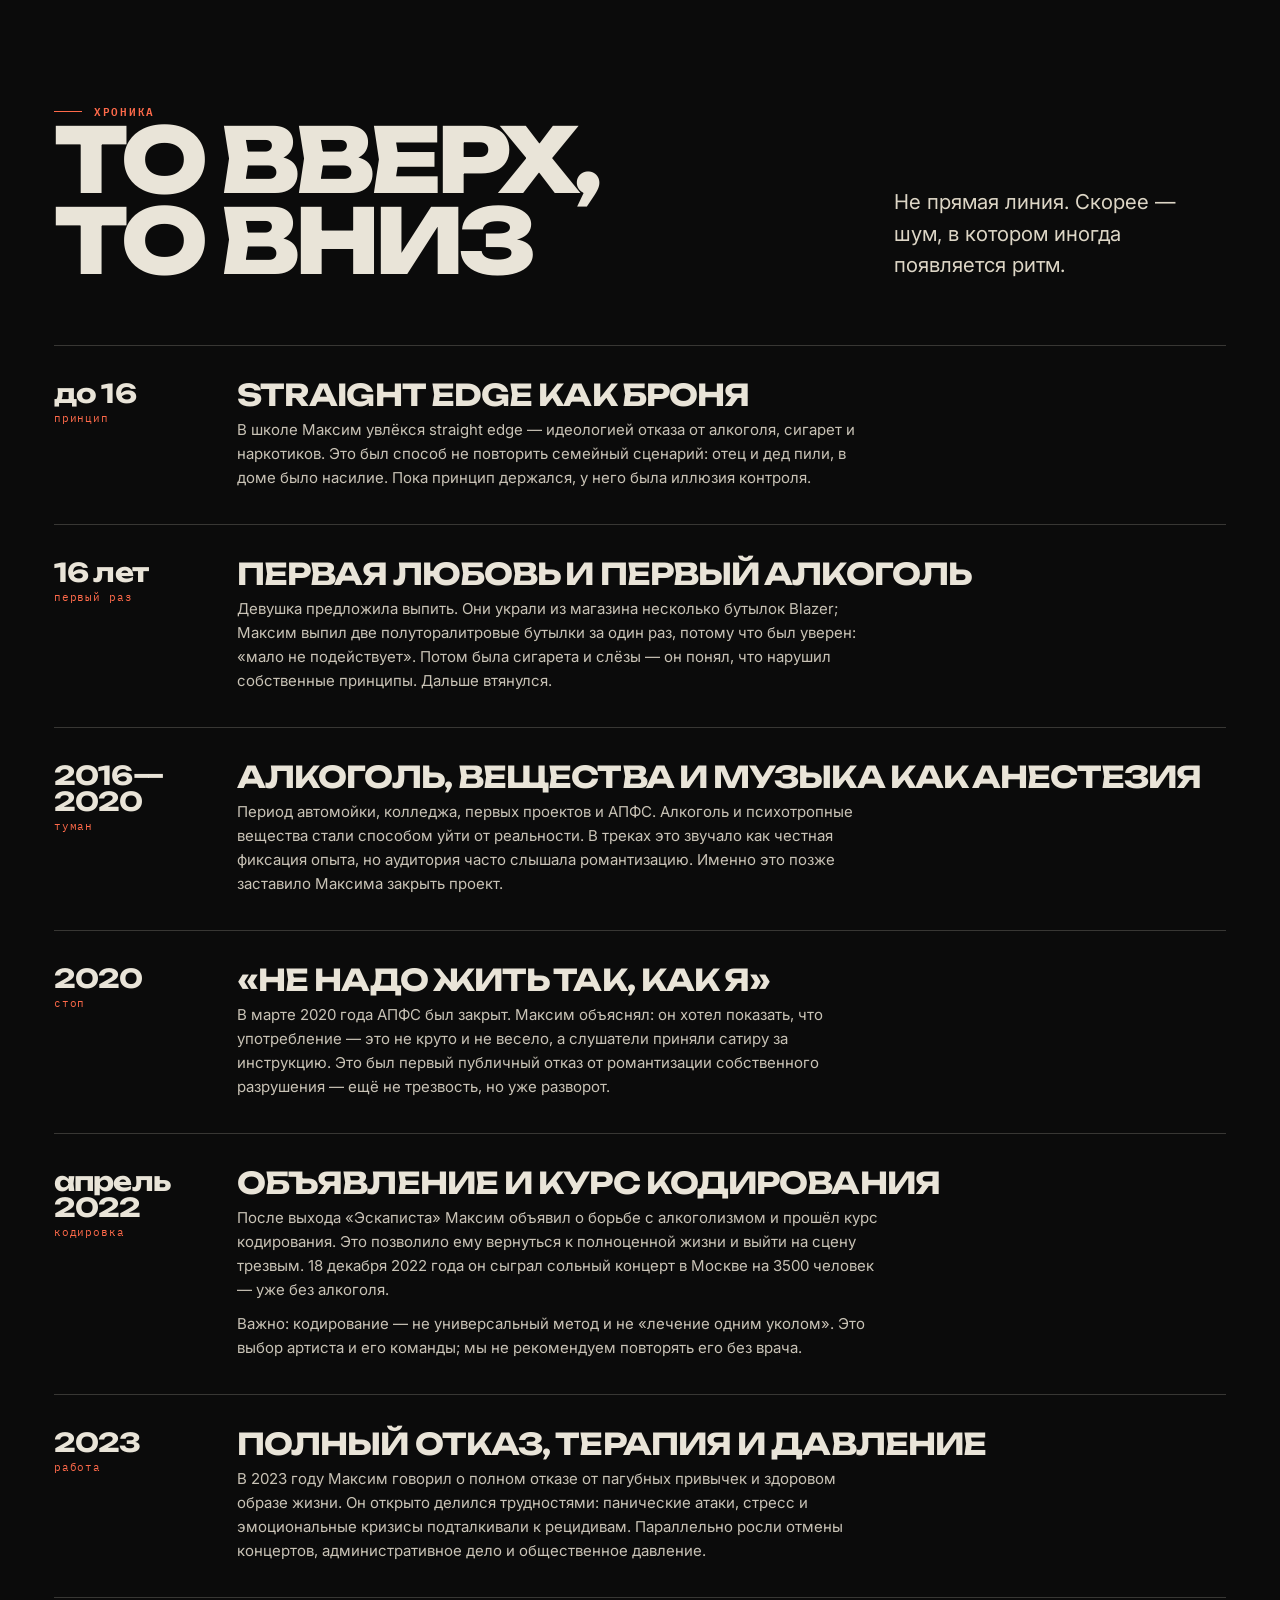
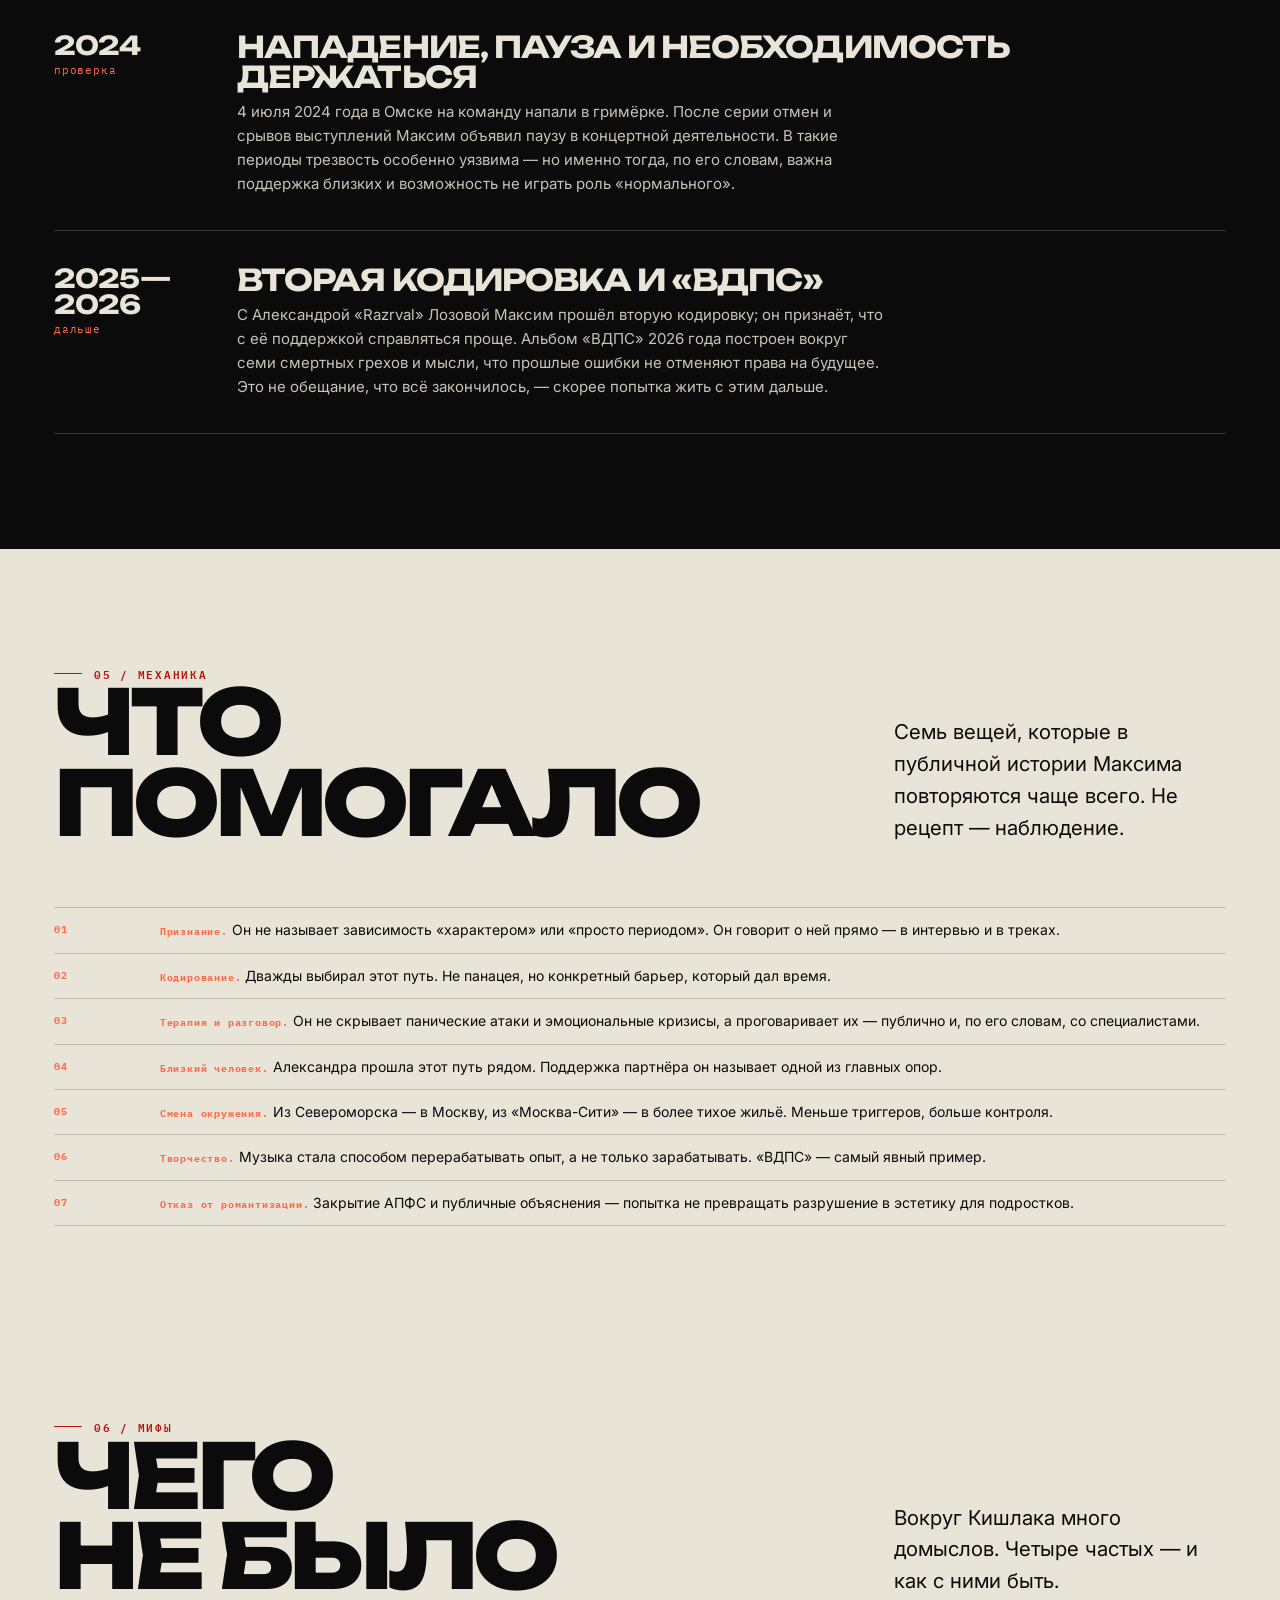
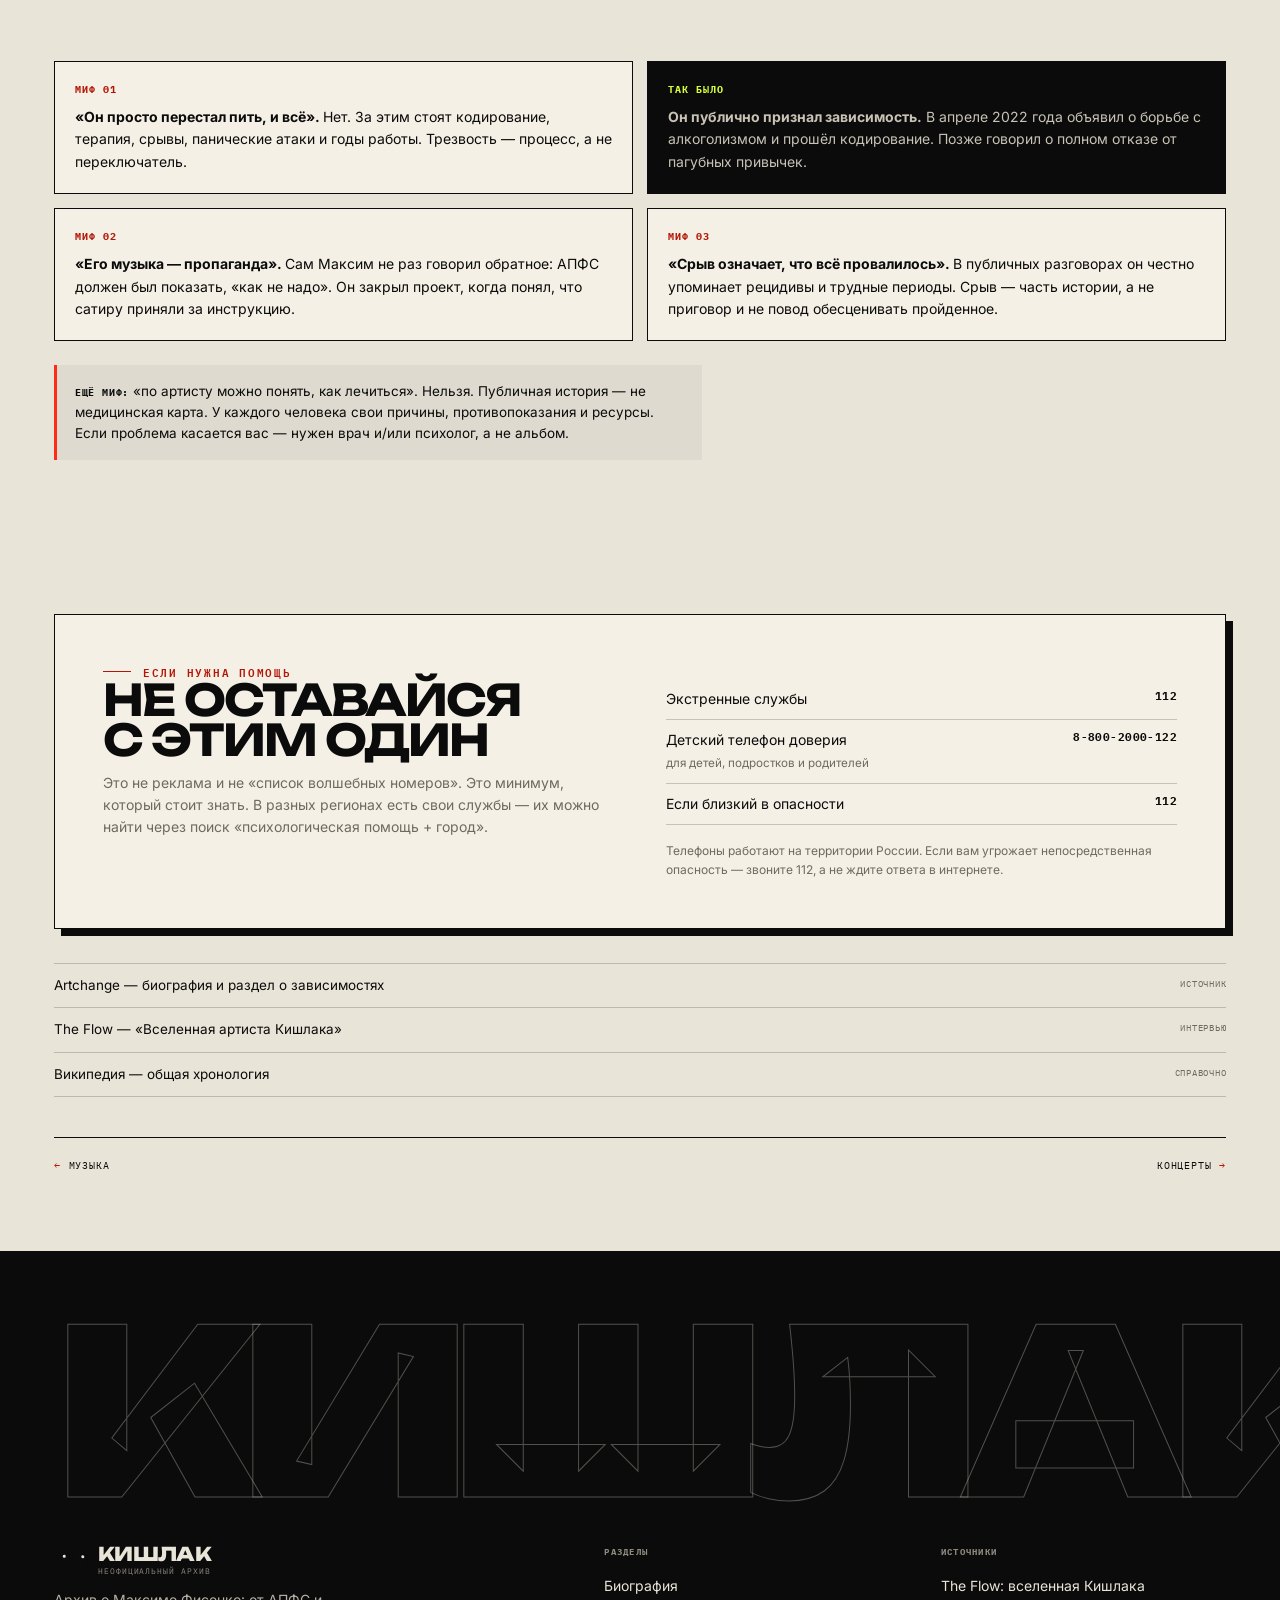
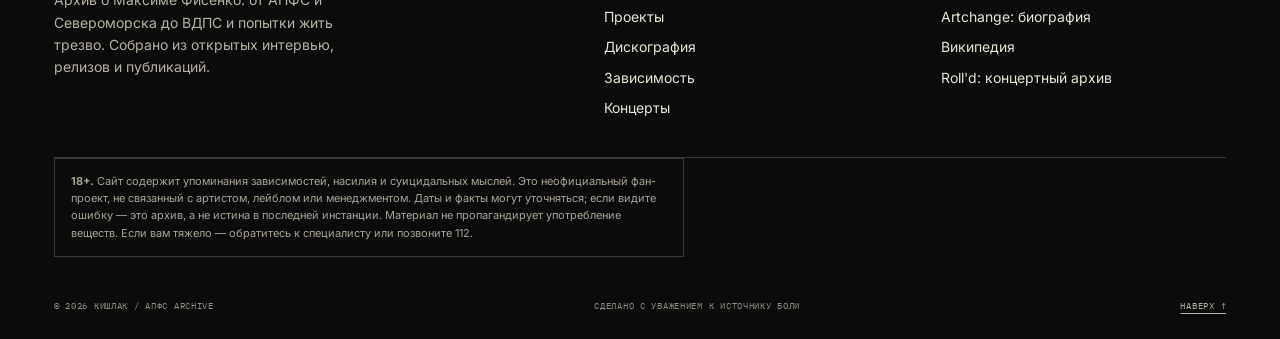
<file: recovery.html>
<!DOCTYPE html>
<html lang="ru">
<head>
  <meta charset="UTF-8">
  <meta name="viewport" content="width=device-width, initial-scale=1.0">
  <title>Кишлак и зависимость — как он справлялся: кодировка, терапия, трезвость</title>
  <meta name="description" content="История борьбы Максима Фисенко (Кишлак) с алкогольной зависимостью: кодирование в 2022 году, терапия, срывы, поддержка близких и трезвость как процесс.">
  <meta property="og:title" content="Кишлак и зависимость — трезвость как процесс">
  <meta property="og:description" content="Без романтизации: что известно о пути артиста через зависимости.">
  <meta property="og:type" content="article">
  <link rel="icon" href="assets/img/favicon.svg" type="image/svg+xml">
  <link rel="stylesheet" href="assets/css/style.css">
</head>
<body>
  <a class="skip" href="#main">Перейти к содержимому</a>

  <header class="site-header">
    <div class="ticker" aria-hidden="true">
      <div class="ticker__track">
        <span>Автостопом по фазе сна</span><span>Североморск</span><span>11:11</span><span>эмо-рэп</span><span>65 концертных дат</span><span>не пропаганда — исповедь</span>
        <span>Автостопом по фазе сна</span><span>Североморск</span><span>11:11</span><span>эмо-рэп</span><span>65 концертных дат</span><span>не пропаганда — исповедь</span>
      </div>
    </div>
    <div class="nav-wrap">
      <a class="brand" href="index.html" aria-label="Кишлак — на главную">
        <span class="brand__eyes" aria-hidden="true"><i></i><i></i></span>
        <span>Кишлак<small>неофициальный архив</small></span>
      </a>
      <nav class="nav" id="nav" aria-label="Основная навигация">
        <a href="index.html">Главная</a>
        <a href="bio.html">Биография</a>
        <a href="projects.html">Проекты</a>
        <a href="music.html">Музыка</a>
        <a href="recovery.html">Зависимость</a>
        <a href="concerts.html">Концерты</a>
        <a class="btn btn--acid nav__cta" href="music.html">Слушать</a>
      </nav>
      <button class="menu-btn" type="button" aria-expanded="false" aria-controls="nav" aria-label="Открыть меню">
        <span></span>
      </button>
    </div>
    <div class="progress" aria-hidden="true"><span></span></div>
  </header>

  <main id="main">
    <section class="page-head">
      <span class="page-head__ghost" aria-hidden="true">2022</span>
      <div class="container">
        <div class="kicker">Тема / 04</div>
        <h1>Зави<br>симость</h1>
        <div class="page-head__bottom">
          <p class="lead">Как Максим Фисенко справлялся с алкоголем и другими зависимостями: кодировка, терапия, срывы, поддержка близких. Это хроника, а не инструкция.</p>
          <div class="page-head__meta">
            <span>апрель 2022</span>
            <span>кодирование</span>
            <span>трезвость — процесс</span>
          </div>
        </div>
      </div>
    </section>

    <section class="section section--tight">
      <div class="container">
        <div class="warn" role="note">
          <b>Без романтизации</b>
          <span>Этот раздел говорит о зависимости и суицидальных мыслях. Материал не пропагандирует алкоголь, наркотики или самоповреждение и не заменяет помощь специалиста. Если вам или близкому тяжело — позвоните <b>112</b> или обратитесь в службу психологической помощи. Ниже — публичная история артиста, а не рекомендация.</span>
        </div>

        <div class="recovery-teaser" style="margin-top:clamp(32px,5vw,64px)">
          <div class="reveal">
            <div class="kicker">Не финал</div>
            <p class="recovery-teaser__big">Трезвость<span>не медаль</span></p>
          </div>
          <div class="recovery-teaser__body reveal" data-delay="1">
            <p class="lead">В апреле 2022 года Максим объявил о борьбе с алкоголизмом и прошёл кодирование. Позже он говорил о полном отказе от пагубных привычек, терапии и здоровом образе жизни. Но в его же словах трезвость — не «однажды и навсегда», а ежедневная работа, в которой бывают срывы.</p>
            <p class="muted">Алкоголь появился в его жизни в 16 лет — вместе с первой любовью, которая предложила выпить. До этого он несколько лет держался принципов straight edge: не пить, не курить, не употреблять. Именно контраст между этими двумя состояниями стал основой его музыки — и главной проблемой, которую пришлось решать уже взрослому человеку.</p>
            <p>Публично он не обещает, что всё всегда будет идеально. Он говорит о панических атаках, стрессе, рецидивах и о том, что поддержка близких важнее мотивационных лозунгов.</p>
          </div>
        </div>
      </div>
    </section>

    <section class="section section--ink">
      <div class="container">
        <div class="section-head reveal">
          <div>
            <div class="kicker">Хроника</div>
            <h2 class="display">То вверх,<br>то вниз</h2>
          </div>
          <p class="lead">Не прямая линия. Скорее — шум, в котором иногда появляется ритм.</p>
        </div>

        <div class="recovery-timeline reveal">
          <article class="rec-item">
            <div class="rec-item__date"><b>до 16</b>принцип</div>
            <div class="rec-item__body">
              <h3>Straight edge как броня</h3>
              <p>В школе Максим увлёкся straight edge — идеологией отказа от алкоголя, сигарет и наркотиков. Это был способ не повторить семейный сценарий: отец и дед пили, в доме было насилие. Пока принцип держался, у него была иллюзия контроля.</p>
            </div>
          </article>

          <article class="rec-item">
            <div class="rec-item__date"><b>16 лет</b>первый раз</div>
            <div class="rec-item__body">
              <h3>Первая любовь и первый алкоголь</h3>
              <p>Девушка предложила выпить. Они украли из магазина несколько бутылок Blazer; Максим выпил две полуторалитровые бутылки за один раз, потому что был уверен: «мало не подействует». Потом была сигарета и слёзы — он понял, что нарушил собственные принципы. Дальше втянулся.</p>
            </div>
          </article>

          <article class="rec-item">
            <div class="rec-item__date"><b>2016—2020</b>туман</div>
            <div class="rec-item__body">
              <h3>Алкоголь, вещества и музыка как анестезия</h3>
              <p>Период автомойки, колледжа, первых проектов и АПФС. Алкоголь и психотропные вещества стали способом уйти от реальности. В треках это звучало как честная фиксация опыта, но аудитория часто слышала романтизацию. Именно это позже заставило Максима закрыть проект.</p>
            </div>
          </article>

          <article class="rec-item">
            <div class="rec-item__date"><b>2020</b>стоп</div>
            <div class="rec-item__body">
              <h3>«Не надо жить так, как я»</h3>
              <p>В марте 2020 года АПФС был закрыт. Максим объяснял: он хотел показать, что употребление — это не круто и не весело, а слушатели приняли сатиру за инструкцию. Это был первый публичный отказ от романтизации собственного разрушения — ещё не трезвость, но уже разворот.</p>
            </div>
          </article>

          <article class="rec-item">
            <div class="rec-item__date"><b>апрель 2022</b>кодировка</div>
            <div class="rec-item__body">
              <h3>Объявление и курс кодирования</h3>
              <p>После выхода «Эскаписта» Максим объявил о борьбе с алкоголизмом и прошёл курс кодирования. Это позволило ему вернуться к полноценной жизни и выйти на сцену трезвым. 18 декабря 2022 года он сыграл сольный концерт в Москве на 3500 человек — уже без алкоголя.</p>
              <p>Важно: кодирование — не универсальный метод и не «лечение одним уколом». Это выбор артиста и его команды; мы не рекомендуем повторять его без врача.</p>
            </div>
          </article>

          <article class="rec-item">
            <div class="rec-item__date"><b>2023</b>работа</div>
            <div class="rec-item__body">
              <h3>Полный отказ, терапия и давление</h3>
              <p>В 2023 году Максим говорил о полном отказе от пагубных привычек и здоровом образе жизни. Он открыто делился трудностями: панические атаки, стресс и эмоциональные кризисы подталкивали к рецидивам. Параллельно росли отмены концертов, административное дело и общественное давление.</p>
            </div>
          </article>

          <article class="rec-item">
            <div class="rec-item__date"><b>2024</b>проверка</div>
            <div class="rec-item__body">
              <h3>Нападение, пауза и необходимость держаться</h3>
              <p>4 июля 2024 года в Омске на команду напали в гримёрке. После серии отмен и срывов выступлений Максим объявил паузу в концертной деятельности. В такие периоды трезвость особенно уязвима — но именно тогда, по его словам, важна поддержка близких и возможность не играть роль «нормального».</p>
            </div>
          </article>

          <article class="rec-item">
            <div class="rec-item__date"><b>2025—2026</b>дальше</div>
            <div class="rec-item__body">
              <h3>Вторая кодировка и «ВДПС»</h3>
              <p>С Александрой «Razrval» Лозовой Максим прошёл вторую кодировку; он признаёт, что с её поддержкой справляться проще. Альбом «ВДПС» 2026 года построен вокруг семи смертных грехов и мысли, что прошлые ошибки не отменяют права на будущее. Это не обещание, что всё закончилось, — скорее попытка жить с этим дальше.</p>
            </div>
          </article>
        </div>
      </div>
    </section>

    <section class="section">
      <div class="container">
        <div class="section-head reveal">
          <div>
            <div class="kicker">05 / Механика</div>
            <h2 class="display">Что<br>помогало</h2>
          </div>
          <p class="lead">Семь вещей, которые в публичной истории Максима повторяются чаще всего. Не рецепт — наблюдение.</p>
        </div>

        <div class="recovery-steps" style="border-color:var(--line); margin-top:0">
          <div class="recovery-step" style="border-color:var(--line)"><b>01</b><span><b>Признание.</b> Он не называет зависимость «характером» или «просто периодом». Он говорит о ней прямо — в интервью и в треках.</span></div>
          <div class="recovery-step" style="border-color:var(--line)"><b>02</b><span><b>Кодирование.</b> Дважды выбирал этот путь. Не панацея, но конкретный барьер, который дал время.</span></div>
          <div class="recovery-step" style="border-color:var(--line)"><b>03</b><span><b>Терапия и разговор.</b> Он не скрывает панические атаки и эмоциональные кризисы, а проговаривает их — публично и, по его словам, со специалистами.</span></div>
          <div class="recovery-step" style="border-color:var(--line)"><b>04</b><span><b>Близкий человек.</b> Александра прошла этот путь рядом. Поддержка партнёра он называет одной из главных опор.</span></div>
          <div class="recovery-step" style="border-color:var(--line)"><b>05</b><span><b>Смена окружения.</b> Из Североморска — в Москву, из «Москва-Сити» — в более тихое жильё. Меньше триггеров, больше контроля.</span></div>
          <div class="recovery-step" style="border-color:var(--line)"><b>06</b><span><b>Творчество.</b> Музыка стала способом перерабатывать опыт, а не только зарабатывать. «ВДПС» — самый явный пример.</span></div>
          <div class="recovery-step" style="border-color:var(--line)"><b>07</b><span><b>Отказ от романтизации.</b> Закрытие АПФС и публичные объяснения — попытка не превращать разрушение в эстетику для подростков.</span></div>
        </div>
      </div>
    </section>

    <section class="section section--tight">
      <div class="container">
        <div class="section-head reveal">
          <div>
            <div class="kicker">06 / Мифы</div>
            <h2 class="display">Чего<br>не было</h2>
          </div>
          <p class="lead">Вокруг Кишлака много домыслов. Четыре частых — и как с ними быть.</p>
        </div>

        <div class="myth-grid">
          <article class="myth reveal">
            <h3>Миф 01</h3>
            <p><b>«Он просто перестал пить, и всё». </b>Нет. За этим стоят кодирование, терапия, срывы, панические атаки и годы работы. Трезвость — процесс, а не переключатель.</p>
          </article>
          <article class="myth myth--true reveal" data-delay="1">
            <h3>Так было</h3>
            <p><b>Он публично признал зависимость.</b> В апреле 2022 года объявил о борьбе с алкоголизмом и прошёл кодирование. Позже говорил о полном отказе от пагубных привычек.</p>
          </article>
          <article class="myth reveal">
            <h3>Миф 02</h3>
            <p><b>«Его музыка — пропаганда». </b>Сам Максим не раз говорил обратное: АПФС должен был показать, «как не надо». Он закрыл проект, когда понял, что сатиру приняли за инструкцию.</p>
          </article>
          <article class="myth reveal" data-delay="1">
            <h3>Миф 03</h3>
            <p><b>«Срыв означает, что всё провалилось». </b>В публичных разговорах он честно упоминает рецидивы и трудные периоды. Срыв — часть истории, а не приговор и не повод обесценивать пройденное.</p>
          </article>
        </div>

        <div class="note-box reveal" style="margin-top:24px">
          <b>Ещё миф:</b> «по артисту можно понять, как лечиться». Нельзя. Публичная история — не медицинская карта. У каждого человека свои причины, противопоказания и ресурсы. Если проблема касается вас — нужен врач и/или психолог, а не альбом.
        </div>
      </div>
    </section>

    <section class="section section--tight">
      <div class="container">
        <div class="support reveal">
          <div>
            <div class="kicker">Если нужна помощь</div>
            <h2>Не оставайся<br>с этим один</h2>
            <p class="small muted" style="margin-top:12px">Это не реклама и не «список волшебных номеров». Это минимум, который стоит знать. В разных регионах есть свои службы — их можно найти через поиск «психологическая помощь + город».</p>
          </div>
          <div>
            <ul class="support__list">
              <li><span>Экстренные службы</span><b>112</b></li>
              <li><span>Детский телефон доверия<br><small class="muted">для детей, подростков и родителей</small></span><b>8-800-2000-122</b></li>
              <li><span>Если близкий в опасности</span><b>112</b></li>
            </ul>
            <p class="support__note">Телефоны работают на территории России. Если вам угрожает непосредственная опасность — звоните 112, а не ждите ответа в интернете.</p>
          </div>
        </div>

        <ul class="source-list reveal" style="margin-top:34px">
          <li><a href="https://artchange.ru/biography/kishlak" target="_blank" rel="noopener"><span>Artchange — биография и раздел о зависимостях</span><span>источник</span></a></li>
          <li><a href="https://the-flow.ru/features/vselennaya-artista-kishlak" target="_blank" rel="noopener"><span>The Flow — «Вселенная артиста Кишлака»</span><span>интервью</span></a></li>
          <li><a href="https://ru.wikipedia.org/wiki/Кишлак_(музыкант)" target="_blank" rel="noopener"><span>Википедия — общая хронология</span><span>справочно</span></a></li>
        </ul>

        <div class="page-nav">
          <a href="music.html"><span>←</span> Музыка</a>
          <a href="concerts.html">Концерты <span>→</span></a>
        </div>
      </div>
    </section>
  </main>

  <footer class="site-footer">
    <div class="footer__word" aria-hidden="true">КИШЛАК</div>
    <div class="container">
      <div class="footer__grid">
        <div class="footer__brand">
          <a class="brand" href="index.html" style="color:var(--paper)">
            <span class="brand__eyes" aria-hidden="true"><i></i><i></i></span>
            <span>Кишлак<small style="color:#8f8a7f">неофициальный архив</small></span>
          </a>
          <p>Архив о Максиме Фисенко: от АПФС и Североморска до ВДПС и попытки жить трезво. Собрано из открытых интервью, релизов и публикаций.</p>
        </div>
        <div class="footer__col">
          <h3>Разделы</h3>
          <a href="bio.html">Биография</a>
          <a href="projects.html">Проекты</a>
          <a href="music.html">Дискография</a>
          <a href="recovery.html">Зависимость</a>
          <a href="concerts.html">Концерты</a>
        </div>
        <div class="footer__col">
          <h3>Источники</h3>
          <a href="https://the-flow.ru/features/vselennaya-artista-kishlak" target="_blank" rel="noopener">The Flow: вселенная Кишлака</a>
          <a href="https://artchange.ru/biography/kishlak" target="_blank" rel="noopener">Artchange: биография</a>
          <a href="https://ru.wikipedia.org/wiki/Кишлак_(музыкант)" target="_blank" rel="noopener">Википедия</a>
          <a href="https://rolld.ru/artist/kishlak" target="_blank" rel="noopener">Roll'd: концертный архив</a>
        </div>
      </div>
      <p class="footer__disclaimer"><b>18+.</b> Сайт содержит упоминания зависимостей, насилия и суицидальных мыслей. Это неофициальный фан-проект, не связанный с артистом, лейблом или менеджментом. Даты и факты могут уточняться; если видите ошибку — это архив, а не истина в последней инстанции. Материал не пропагандирует употребление веществ. Если вам тяжело — обратитесь к специалисту или позвоните 112.</p>
      <div class="footer__bottom">
        <span>© <span data-year>2026</span> Кишлак / АПФС archive</span>
        <span>Сделано с уважением к источнику боли</span>
        <a href="#main">Наверх ↑</a>
      </div>
    </div>
  </footer>

  <button class="to-top" type="button" aria-label="Наверх">↑</button>
  <script src="assets/js/main.js"></script>
</body>
</html>
</file>
<file: assets/css/style.css>
@import url('https://fonts.googleapis.com/css2?family=Unbounded:wght@300;400;500;600;700;800;900&family=IBM+Plex+Mono:ital,wght@0,400;0,500;0,600;1,400&family=Inter:wght@300;400;500;600&display=swap');

/* ============================================================
   КИШЛАК / АПФС ARCHIVE — dirty xerox / northern emo zine
   ============================================================ */

:root {
  --ink: #0b0b0b;
  --ink-2: #171716;
  --paper: #e9e4d8;
  --paper-2: #ddd6c6;
  --paper-3: #f4f0e6;
  --red: #ff2b17;
  --red-ink: #b31607;
  --acid: #d7ff3a;
  --muted: #6f6a5f;
  --line: rgba(11, 11, 11, 0.2);
  --line-soft: rgba(11, 11, 11, 0.1);
  --display: 'Unbounded', 'Arial Black', 'Segoe UI', sans-serif;
  --mono: 'IBM Plex Mono', 'Courier New', monospace;
  --body: 'Inter', 'Segoe UI', system-ui, sans-serif;
  --max: 1280px;
  --pad: clamp(16px, 4.2vw, 64px);
  --shadow: 7px 7px 0 var(--ink);
  --shadow-red: 7px 7px 0 var(--red);
  --ease: cubic-bezier(.2, .7, .2, 1);
}

*,
*::before,
*::after { box-sizing: border-box; }

html {
  scroll-behavior: smooth;
  -webkit-text-size-adjust: 100%;
}

body {
  margin: 0;
  background: var(--paper);
  color: var(--ink);
  font-family: var(--body);
  font-size: 17px;
  line-height: 1.6;
  overflow-x: hidden;
  text-rendering: optimizeLegibility;
}

body::before {
  content: "";
  position: fixed;
  inset: -50%;
  z-index: 9998;
  pointer-events: none;
  opacity: .10;
  background-image: url("data:image/svg+xml,%3Csvg xmlns='http://www.w3.org/2000/svg' width='180' height='180'%3E%3Cfilter id='n'%3E%3CfeTurbulence type='fractalNoise' baseFrequency='.85' numOctaves='4' stitchTiles='stitch'/%3E%3C/filter%3E%3Crect width='100%25' height='100%25' filter='url(%23n)'/%3E%3C/svg%3E");
  animation: grain 8s steps(6) infinite;
}

@keyframes grain {
  0%, 100% { transform: translate(0, 0); }
  20% { transform: translate(-2%, 1%); }
  40% { transform: translate(1%, -2%); }
  60% { transform: translate(-1%, 2%); }
  80% { transform: translate(2%, 1%); }
}

::selection {
  background: var(--red);
  color: var(--paper);
}

:focus-visible {
  outline: 3px solid var(--red);
  outline-offset: 3px;
}

a {
  color: inherit;
  text-decoration-thickness: 1px;
  text-underline-offset: 4px;
}

img,
svg { display: block; max-width: 100%; }

h1, h2, h3, h4, p, figure, blockquote { margin: 0; }

button {
  font: inherit;
  color: inherit;
  cursor: pointer;
}

.skip {
  position: fixed;
  top: 8px;
  left: 8px;
  z-index: 10000;
  padding: 10px 16px;
  background: var(--acid);
  color: var(--ink);
  font-family: var(--mono);
  font-size: 12px;
  transform: translateY(-160%);
  transition: transform .2s;
}
.skip:focus { transform: translateY(0); }

/* ---------- utilities ---------- */

.container {
  width: min(100%, var(--max));
  margin-inline: auto;
  padding-inline: var(--pad);
}

.mono {
  font-family: var(--mono);
  font-size: 12px;
  letter-spacing: .08em;
  text-transform: uppercase;
}

.kicker {
  display: flex;
  align-items: center;
  gap: 12px;
  font-family: var(--mono);
  font-size: 11px;
  font-weight: 600;
  letter-spacing: .16em;
  text-transform: uppercase;
  color: var(--red-ink);
}
.kicker::before {
  content: "";
  width: 28px;
  height: 1px;
  background: currentColor;
  flex: none;
}

.section {
  position: relative;
  padding-block: clamp(64px, 9vw, 130px);
}
.section--tight { padding-block: clamp(48px, 6vw, 90px); }
.section--ink {
  background: var(--ink);
  color: var(--paper);
}
.section--ink .kicker { color: #ff6a4a; }
.section--ink .muted { color: #a8a296; }
.section--red {
  background: var(--red);
  color: var(--ink);
}
.section--red .kicker { color: var(--ink); }

.section-head {
  display: grid;
  grid-template-columns: minmax(0, 1.4fr) minmax(0, .6fr);
  gap: clamp(20px, 5vw, 80px);
  align-items: end;
  margin-bottom: clamp(32px, 5vw, 64px);
}

.display {
  font-family: var(--display);
  font-weight: 800;
  font-size: clamp(42px, 7vw, 104px);
  line-height: .9;
  letter-spacing: -.055em;
  text-transform: uppercase;
  text-wrap: balance;
}

.title-md {
  font-family: var(--display);
  font-weight: 700;
  font-size: clamp(28px, 4vw, 52px);
  line-height: .98;
  letter-spacing: -.045em;
  text-transform: uppercase;
}

.lead {
  font-size: clamp(17px, 1.6vw, 21px);
  line-height: 1.55;
  max-width: 58ch;
  color: var(--ink);
}
.section--ink .lead { color: var(--paper-2); }

.muted { color: var(--muted); }
.small { font-size: 14px; line-height: 1.55; }
.tiny { font-size: 12px; line-height: 1.5; }

.red { color: var(--red-ink); }
.section--ink .red { color: #ff6a4a; }
.acid { color: var(--acid); }

.rule {
  border: 0;
  border-top: 1px solid var(--line);
  margin: 0;
}
.section--ink .rule { border-color: rgba(233, 228, 216, .22); }

/* buttons */
.btn {
  display: inline-flex;
  align-items: center;
  justify-content: center;
  gap: 10px;
  min-height: 48px;
  padding: 13px 22px;
  border: 1.5px solid var(--ink);
  background: var(--ink);
  color: var(--paper);
  font-family: var(--mono);
  font-size: 11px;
  font-weight: 600;
  letter-spacing: .12em;
  text-transform: uppercase;
  text-decoration: none;
  box-shadow: 4px 4px 0 var(--red);
  transition: transform .18s var(--ease), box-shadow .18s var(--ease), background .18s;
}
.btn:hover {
  transform: translate(-2px, -2px);
  box-shadow: 7px 7px 0 var(--red);
  background: var(--red);
  color: var(--ink);
  border-color: var(--ink);
}
.btn--ghost {
  background: transparent;
  color: var(--ink);
  box-shadow: none;
  border-color: var(--ink);
}
.btn--ghost:hover {
  background: var(--ink);
  color: var(--paper);
  box-shadow: 4px 4px 0 var(--red);
}
.section--ink .btn--ghost {
  color: var(--paper);
  border-color: var(--paper);
}
.section--ink .btn--ghost:hover {
  background: var(--paper);
  color: var(--ink);
}
.btn--acid {
  background: var(--acid);
  color: var(--ink);
  box-shadow: 4px 4px 0 var(--ink);
}
.btn--acid:hover { background: var(--paper); color: var(--ink); }

.atom { font-size: 14px; line-height: 1; }

/* tags / stickers */
.tag {
  display: inline-flex;
  align-items: center;
  gap: 6px;
  padding: 4px 8px;
  border: 1px solid var(--line);
  font-family: var(--mono);
  font-size: 10px;
  font-weight: 500;
  letter-spacing: .08em;
  text-transform: uppercase;
  white-space: nowrap;
}
.tag--red { background: var(--red); border-color: var(--red); color: var(--ink); }
.tag--acid { background: var(--acid); border-color: var(--ink); color: var(--ink); }
.tag--ink { background: var(--ink); border-color: var(--ink); color: var(--paper); }

.sticker {
  position: absolute;
  z-index: 3;
  padding: 7px 11px;
  background: var(--acid);
  border: 1.5px solid var(--ink);
  font-family: var(--mono);
  font-size: 10px;
  font-weight: 600;
  letter-spacing: .08em;
  text-transform: uppercase;
  box-shadow: 3px 3px 0 var(--ink);
  transform: rotate(-4deg);
  pointer-events: none;
}
.sticker--red { background: var(--red); color: var(--ink); }
.sticker--ink { background: var(--ink); color: var(--paper); }

.tape {
  position: absolute;
  z-index: 4;
  width: 92px;
  height: 24px;
  background: rgba(220, 207, 170, .72);
  border-left: 1px dashed rgba(11, 11, 11, .2);
  border-right: 1px dashed rgba(11, 11, 11, .2);
  box-shadow: 0 1px 4px rgba(0, 0, 0, .12);
  pointer-events: none;
}

/* reveal */
.js .reveal {
  opacity: 0;
  transform: translateY(26px);
  transition: opacity .7s var(--ease), transform .7s var(--ease);
}
.js .reveal.is-visible {
  opacity: 1;
  transform: none;
}
.js .reveal[data-delay="1"] { transition-delay: .08s; }
.js .reveal[data-delay="2"] { transition-delay: .16s; }
.js .reveal[data-delay="3"] { transition-delay: .24s; }
.js .reveal[data-delay="4"] { transition-delay: .32s; }

/* ---------- header ---------- */

.site-header {
  position: sticky;
  top: 0;
  z-index: 100;
  background: rgba(233, 228, 216, .96);
  border-bottom: 1.5px solid var(--ink);
  backdrop-filter: blur(6px);
}
.site-header.is-scrolled { box-shadow: 0 6px 24px rgba(0, 0, 0, .12); }

.ticker {
  overflow: hidden;
  background: var(--red);
  border-bottom: 1.5px solid var(--ink);
  height: 26px;
}
.ticker__track {
  display: flex;
  width: max-content;
  height: 100%;
  align-items: center;
  animation: ticker 34s linear infinite;
}
.ticker:hover .ticker__track { animation-play-state: paused; }
.ticker__track span {
  display: inline-flex;
  align-items: center;
  gap: 14px;
  padding-right: 14px;
  font-family: var(--mono);
  font-size: 10px;
  font-weight: 600;
  letter-spacing: .14em;
  text-transform: uppercase;
  white-space: nowrap;
}
.ticker__track span::after {
  content: "✳";
  font-size: 11px;
}
@keyframes ticker {
  to { transform: translateX(-50%); }
}

.nav-wrap {
  width: min(100%, var(--max));
  margin-inline: auto;
  padding: 0 var(--pad);
  display: flex;
  align-items: center;
  justify-content: space-between;
  gap: 24px;
  min-height: 68px;
}

.brand {
  display: inline-flex;
  align-items: center;
  gap: 10px;
  font-family: var(--display);
  font-size: 19px;
  font-weight: 800;
  letter-spacing: -.03em;
  text-decoration: none;
  text-transform: uppercase;
  line-height: 1;
}
.brand__eyes {
  width: 34px;
  height: 18px;
  display: flex;
  gap: 3px;
}
.brand__eyes i {
  position: relative;
  flex: 1;
  background: var(--ink);
  border-radius: 50%;
  transform: rotate(-4deg);
}
.brand__eyes i::after {
  content: "";
  position: absolute;
  width: 3px;
  height: 3px;
  background: var(--paper);
  border-radius: 50%;
  top: 4px;
  right: 4px;
}
.brand__eyes i:last-child { transform: rotate(5deg); }
.brand small {
  display: block;
  font-family: var(--mono);
  font-size: 8px;
  font-weight: 400;
  letter-spacing: .12em;
  color: var(--muted);
  margin-top: 3px;
}

.nav {
  display: flex;
  align-items: center;
  gap: clamp(10px, 1.7vw, 24px);
}
.nav a {
  position: relative;
  padding: 6px 0;
  font-family: var(--mono);
  font-size: 10.5px;
  font-weight: 500;
  letter-spacing: .08em;
  text-transform: uppercase;
  text-decoration: none;
  color: var(--ink);
  white-space: nowrap;
}
.nav a::after {
  content: "";
  position: absolute;
  left: 0;
  right: 100%;
  bottom: 2px;
  height: 2px;
  background: var(--red);
  transition: right .2s var(--ease);
}
.nav a:hover::after,
.nav a[aria-current="page"]::after { right: 0; }
.nav a[aria-current="page"] { color: var(--red-ink); }

.nav__cta {
  display: none;
}
@media (min-width: 1080px) {
  .nav__cta { display: inline-flex; min-height: 40px; padding: 10px 16px; font-size: 10px; }
}

.menu-btn {
  display: none;
  width: 44px;
  height: 44px;
  border: 1.5px solid var(--ink);
  background: var(--paper);
  padding: 0;
  position: relative;
  flex: none;
}
.menu-btn span,
.menu-btn span::before,
.menu-btn span::after {
  position: absolute;
  left: 11px;
  width: 20px;
  height: 2px;
  background: var(--ink);
  transition: transform .25s, opacity .2s;
}
.menu-btn span { top: 21px; }
.menu-btn span::before { content: ""; top: -6px; left: 0; }
.menu-btn span::after { content: ""; top: 6px; left: 0; }
.menu-btn[aria-expanded="true"] span { background: transparent; }
.menu-btn[aria-expanded="true"] span::before { transform: translateY(6px) rotate(45deg); }
.menu-btn[aria-expanded="true"] span::after { transform: translateY(-6px) rotate(-45deg); }

.progress {
  position: absolute;
  left: 0;
  right: 0;
  bottom: -1.5px;
  height: 2px;
  background: transparent;
}
.progress span {
  display: block;
  width: 0;
  height: 100%;
  background: var(--red);
}

/* ---------- hero (index) ---------- */

.hero {
  position: relative;
  overflow: hidden;
  padding-block: clamp(38px, 6vw, 80px) clamp(48px, 7vw, 100px);
}
.hero__bg {
  position: absolute;
  right: -3vw;
  top: 2vw;
  font-family: var(--display);
  font-weight: 900;
  font-size: clamp(160px, 38vw, 560px);
  line-height: .7;
  letter-spacing: -.08em;
  color: transparent;
  -webkit-text-stroke: 1px rgba(11, 11, 11, .10);
  pointer-events: none;
  user-select: none;
}
.hero__grid {
  position: relative;
  display: grid;
  grid-template-columns: minmax(0, 1.22fr) minmax(300px, .78fr);
  gap: clamp(28px, 5vw, 72px);
  align-items: center;
}
.hero__meta {
  display: flex;
  flex-wrap: wrap;
  gap: 8px;
  margin-bottom: 20px;
}
.hero__title {
  position: relative;
  font-family: var(--display);
  font-weight: 900;
  font-size: clamp(60px, 11.6vw, 156px);
  line-height: .8;
  letter-spacing: -.085em;
  text-transform: uppercase;
  margin-left: -.04em;
}
.hero__title .glitch {
  position: relative;
  display: inline-block;
}
.hero__title .glitch::before,
.hero__title .glitch::after {
  content: attr(data-text);
  position: absolute;
  inset: 0;
  clip-path: inset(0 0 55% 0);
  opacity: 0;
  pointer-events: none;
}
.hero__title .glitch::before {
  color: var(--red);
  transform: translate(-4px, -2px);
}
.hero__title .glitch::after {
  color: #1c4fff;
  clip-path: inset(55% 0 0 0);
  transform: translate(4px, 2px);
}
.hero__title:hover .glitch::before,
.hero__title:hover .glitch::after { opacity: .85; animation: glitch .32s steps(2) 2; }
@keyframes glitch {
  0% { transform: translate(0); }
  50% { transform: translate(-6px, 2px); }
  100% { transform: translate(3px, -1px); }
}
.hero__sub {
  display: flex;
  align-items: flex-start;
  gap: 20px;
  margin-top: clamp(18px, 2.5vw, 32px);
  padding-top: 18px;
  border-top: 1.5px solid var(--ink);
  max-width: 680px;
}
.hero__sub p { max-width: 42ch; font-size: 15px; line-height: 1.55; }
.hero__sub .mono { flex: none; padding-top: 3px; color: var(--red-ink); }

.hero__cta {
  display: flex;
  flex-wrap: wrap;
  gap: 12px;
  margin-top: 28px;
}

.hero__card {
  position: relative;
  justify-self: end;
  width: min(100%, 420px);
  transform: rotate(1.4deg);
}
.hero__card::before {
  content: "";
  position: absolute;
  inset: 10px -12px -12px 12px;
  border: 1.5px solid var(--ink);
  background: var(--red);
  z-index: -1;
}
.id-card {
  position: relative;
  background: var(--paper-3);
  border: 1.5px solid var(--ink);
  padding: 10px;
  box-shadow: 0 18px 40px rgba(0, 0, 0, .16);
}
.id-card__img {
  position: relative;
  overflow: hidden;
  border: 1.5px solid var(--ink);
  background: var(--paper-2);
}
.id-card__img img { width: 100%; height: auto; }
.id-card__cap {
  display: flex;
  align-items: center;
  justify-content: space-between;
  gap: 10px;
  padding-top: 9px;
  font-family: var(--mono);
  font-size: 9px;
  letter-spacing: .08em;
  text-transform: uppercase;
}
.id-card__cap b { color: var(--red-ink); }
.id-card .sticker { right: -14px; bottom: 46px; }
.hero__card .tape:nth-child(1) { top: -13px; left: 18px; transform: rotate(-8deg); }
.hero__card .tape:nth-child(2) { top: -11px; right: 16px; transform: rotate(6deg); }

.scroll-hint {
  display: inline-flex;
  align-items: center;
  gap: 10px;
  margin-top: clamp(32px, 5vw, 64px);
  font-family: var(--mono);
  font-size: 10px;
  letter-spacing: .14em;
  text-transform: uppercase;
  color: var(--muted);
}
.scroll-hint::after {
  content: "↓";
  display: inline-flex;
  align-items: center;
  justify-content: center;
  width: 26px;
  height: 26px;
  border: 1px solid var(--line);
  animation: bob 1.8s ease-in-out infinite;
}
@keyframes bob {
  50% { transform: translateY(4px); }
}

/* ---------- marquee band ---------- */

.band {
  overflow: hidden;
  border-top: 1.5px solid var(--ink);
  border-bottom: 1.5px solid var(--ink);
  background: var(--ink);
  color: var(--paper);
}
.band--red { background: var(--red); color: var(--ink); }
.band__track {
  display: flex;
  width: max-content;
  animation: ticker 40s linear infinite;
}
.band__track span {
  padding: 12px 26px;
  font-family: var(--display);
  font-size: clamp(22px, 3vw, 42px);
  font-weight: 800;
  letter-spacing: -.03em;
  text-transform: uppercase;
  white-space: nowrap;
}
.band__track span::after {
  content: "✳";
  margin-left: 26px;
  color: var(--red);
  font-size: .8em;
}
.band--red .band__track span::after { color: var(--ink); }

/* ---------- manifesto ---------- */

.manifesto {
  display: grid;
  grid-template-columns: 200px 1fr;
  gap: clamp(24px, 6vw, 90px);
  align-items: start;
}
.manifesto__side {
  font-family: var(--mono);
  font-size: 10px;
  letter-spacing: .12em;
  text-transform: uppercase;
  color: var(--muted);
  border-top: 1.5px solid currentColor;
  padding-top: 10px;
}
.manifesto__quote {
  font-family: var(--display);
  font-weight: 400;
  font-size: clamp(24px, 3.6vw, 52px);
  line-height: 1.16;
  letter-spacing: -.035em;
  text-wrap: balance;
}
.manifesto__quote em {
  font-style: normal;
  color: var(--red-ink);
}
.manifesto__src {
  margin-top: 22px;
  font-family: var(--mono);
  font-size: 10px;
  letter-spacing: .1em;
  text-transform: uppercase;
  color: var(--muted);
}

/* ---------- stats ---------- */

.stats {
  display: grid;
  grid-template-columns: repeat(4, 1fr);
  border-top: 1.5px solid var(--ink);
  border-left: 1.5px solid var(--ink);
}
.stat {
  position: relative;
  padding: clamp(18px, 2.5vw, 30px);
  border-right: 1.5px solid var(--ink);
  border-bottom: 1.5px solid var(--ink);
  min-height: 150px;
  display: flex;
  flex-direction: column;
  justify-content: space-between;
  gap: 18px;
  background: var(--paper);
}
.stat:nth-child(2) { background: var(--paper-2); }
.stat:nth-child(3) { background: var(--red); }
.stat:nth-child(4) { background: var(--ink); color: var(--paper); }
.stat__num {
  font-family: var(--display);
  font-size: clamp(38px, 5vw, 68px);
  font-weight: 800;
  line-height: .85;
  letter-spacing: -.06em;
}
.stat__num sup { font-size: .4em; vertical-align: super; }
.stat__label { font-family: var(--mono); font-size: 10px; letter-spacing: .1em; text-transform: uppercase; line-height: 1.45; }
.stat:nth-child(4) .stat__label { color: #b9b3a6; }

/* ---------- dossier ---------- */

.dossier {
  display: grid;
  grid-template-columns: minmax(260px, .8fr) minmax(0, 1.2fr);
  gap: clamp(28px, 5vw, 72px);
  align-items: start;
}
.dossier__photo {
  position: relative;
  background: var(--paper-3);
  border: 1.5px solid var(--ink);
  padding: 10px;
  transform: rotate(-1.2deg);
  box-shadow: var(--shadow);
}
.dossier__photo img { border: 1.5px solid var(--ink); }
.dossier__photo figcaption {
  padding-top: 8px;
  font-family: var(--mono);
  font-size: 9px;
  letter-spacing: .08em;
  text-transform: uppercase;
  color: var(--muted);
}
.dossier__body p + p { margin-top: 16px; }
.dossier__body p { max-width: 64ch; }
.dossier__facts {
  margin-top: 30px;
  border-top: 1.5px solid var(--ink);
}
.fact {
  display: grid;
  grid-template-columns: 150px 1fr;
  gap: 16px;
  padding: 10px 0;
  border-bottom: 1px solid var(--line);
  font-size: 14px;
}
.fact dt { font-family: var(--mono); font-size: 10px; letter-spacing: .08em; text-transform: uppercase; color: var(--muted); }
.fact dd { margin: 0; }

/* ---------- timeline ---------- */

.timeline {
  position: relative;
  border-top: 1.5px solid var(--ink);
}
.tl-item {
  position: relative;
  display: grid;
  grid-template-columns: 150px 1fr;
  gap: clamp(16px, 4vw, 56px);
  padding: clamp(22px, 3vw, 38px) 0;
  border-bottom: 1px solid var(--line);
}
.tl-item::before {
  content: "";
  position: absolute;
  left: 150px;
  top: 0;
  bottom: 0;
  width: 1px;
  background: var(--line);
}
.tl-item__year {
  font-family: var(--display);
  font-size: clamp(24px, 2.6vw, 38px);
  font-weight: 700;
  line-height: 1;
  letter-spacing: -.04em;
}
.tl-item__year small {
  display: block;
  margin-top: 6px;
  font-family: var(--mono);
  font-size: 9px;
  font-weight: 400;
  letter-spacing: .1em;
  color: var(--red-ink);
}
.tl-item__body { position: relative; padding-left: clamp(18px, 3vw, 40px); }
.tl-item__body::before {
  content: "";
  position: absolute;
  left: -4px;
  top: 14px;
  width: 7px;
  height: 7px;
  background: var(--red);
  outline: 4px solid var(--paper);
}
.tl-item__body h3 {
  font-family: var(--display);
  font-size: clamp(18px, 2vw, 26px);
  font-weight: 600;
  letter-spacing: -.025em;
  line-height: 1.15;
  margin-bottom: 8px;
  text-transform: uppercase;
}
.tl-item__body p { max-width: 70ch; font-size: 15px; color: #31302c; }
.section--ink .tl-item__body p { color: #c9c3b6; }
.section--ink .tl-item::before { background: rgba(233, 228, 216, .22); }
.section--ink .tl-item__body::before { outline-color: var(--ink); }
.section--ink .tl-item { border-color: rgba(233, 228, 216, .18); }
.section--ink .tl-item__year small { color: #ff6a4a; }

/* ---------- project cards ---------- */

.projects {
  display: grid;
  grid-template-columns: repeat(3, 1fr);
  gap: 18px;
}
.project {
  position: relative;
  display: flex;
  flex-direction: column;
  min-height: 300px;
  padding: clamp(20px, 2.4vw, 30px);
  background: var(--paper-3);
  border: 1.5px solid var(--ink);
  box-shadow: 4px 4px 0 var(--ink);
  transition: transform .2s var(--ease), box-shadow .2s var(--ease);
  text-decoration: none;
  overflow: hidden;
}
.project:hover {
  transform: translate(-3px, -3px);
  box-shadow: 8px 8px 0 var(--red);
}
.project__top {
  display: flex;
  align-items: flex-start;
  justify-content: space-between;
  gap: 12px;
  margin-bottom: 26px;
}
.project__num {
  font-family: var(--mono);
  font-size: 10px;
  letter-spacing: .1em;
  color: var(--muted);
}
.project__years {
  font-family: var(--mono);
  font-size: 10px;
  letter-spacing: .06em;
  padding: 3px 7px;
  border: 1px solid var(--line);
  white-space: nowrap;
}
.project h3 {
  font-family: var(--display);
  font-size: clamp(22px, 2.5vw, 34px);
  font-weight: 700;
  line-height: 1;
  letter-spacing: -.04em;
  text-transform: uppercase;
  margin-bottom: 10px;
  text-wrap: balance;
}
.project p { font-size: 14px; line-height: 1.5; color: #3a3934; max-width: 38ch; }
.project__tags { display: flex; flex-wrap: wrap; gap: 5px; margin-top: auto; padding-top: 22px; }
.project__arrow {
  position: absolute;
  right: 18px;
  bottom: 14px;
  font-size: 22px;
  line-height: 1;
  transform: translateX(-4px);
  opacity: 0;
  transition: opacity .2s, transform .2s;
}
.project:hover .project__arrow { opacity: 1; transform: none; }
.project--dark { background: var(--ink); color: var(--paper); }
.project--dark p { color: #bdb7aa; }
.project--dark .project__num { color: #8f8a7f; }
.project--red { background: var(--red); color: var(--ink); }
.project--red p { color: #3b0c06; }
.project--acid { background: var(--acid); }
.project__stamp {
  position: absolute;
  right: -24px;
  top: 22px;
  padding: 4px 30px;
  background: var(--ink);
  color: var(--paper);
  font-family: var(--mono);
  font-size: 9px;
  letter-spacing: .14em;
  text-transform: uppercase;
  transform: rotate(8deg);
}

/* ---------- album covers ---------- */

.albums-strip {
  display: grid;
  grid-template-columns: repeat(4, 1fr);
  gap: clamp(12px, 2vw, 24px);
}
.album-tile { text-decoration: none; display: block; }
.album-tile .cover { transition: transform .2s var(--ease), box-shadow .2s var(--ease); }
.album-tile:hover .cover {
  transform: translate(-3px, -3px) rotate(-.8deg);
  box-shadow: 7px 7px 0 var(--red);
}
.album-tile h3 {
  margin-top: 10px;
  font-family: var(--display);
  font-size: 15px;
  font-weight: 600;
  letter-spacing: -.02em;
  text-transform: uppercase;
}
.album-tile p { font-family: var(--mono); font-size: 9px; letter-spacing: .08em; color: var(--muted); margin-top: 3px; }

.cover {
  position: relative;
  aspect-ratio: 1 / 1;
  border: 1.5px solid var(--ink);
  overflow: hidden;
  background: var(--ink);
  color: var(--paper);
  isolation: isolate;
  box-shadow: 4px 4px 0 rgba(11, 11, 11, .9);
  container-type: inline-size;
}
.cover::after {
  content: "";
  position: absolute;
  inset: 0;
  z-index: 5;
  pointer-events: none;
  opacity: .16;
  background-image: url("data:image/svg+xml,%3Csvg xmlns='http://www.w3.org/2000/svg' width='120' height='120'%3E%3Cfilter id='n'%3E%3CfeTurbulence type='fractalNoise' baseFrequency='.9' numOctaves='3' stitchTiles='stitch'/%3E%3C/filter%3E%3Crect width='100%25' height='100%25' filter='url(%23n)'/%3E%3C/svg%3E");
  mix-blend-mode: overlay;
}
.cover__meta {
  position: absolute;
  top: 9px;
  left: 10px;
  z-index: 4;
  font-family: var(--mono);
  font-size: 8px;
  letter-spacing: .1em;
  text-transform: uppercase;
  opacity: .8;
}
.cover__big {
  position: absolute;
  z-index: 3;
  font-family: var(--display);
  font-weight: 900;
  letter-spacing: -.07em;
  line-height: .8;
  text-transform: uppercase;
}
.cover__small {
  position: absolute;
  left: 10px;
  bottom: 9px;
  z-index: 4;
  font-family: var(--mono);
  font-size: 8px;
  letter-spacing: .16em;
  text-transform: uppercase;
}

.cover--1111 { background: #0b0b0b; color: #e9e4d8; }
.cover--1111::before {
  content: "";
  position: absolute;
  inset: 12%;
  border: 1px solid rgba(233, 228, 216, .25);
  border-radius: 50%;
  box-shadow: 0 0 0 22px rgba(233, 228, 216, .05), 0 0 0 44px rgba(233, 228, 216, .03);
}
.cover--1111 .cover__big { inset: 0; display: grid; place-items: center; font-size: clamp(26px, 4.2vw, 58px); font-size: 25cqw; color: var(--paper); }
.cover--1111 .cover__big::after {
  content: "";
  position: absolute;
  width: 12%;
  height: 12%;
  background: var(--red);
  border-radius: 50%;
  right: 18%;
  top: 24%;
  box-shadow: 0 0 24px rgba(255, 43, 23, .7);
}

.cover--shik { background: var(--paper); color: var(--ink); }
.cover--shik .cover__big {
  left: -4%;
  top: 18%;
  font-size: clamp(24px, 3.6vw, 50px);
  font-size: 23cqw;
  transform: rotate(-7deg);
  background: var(--red);
  padding: 2px 8px 6px;
  border: 1.5px solid var(--ink);
}
.cover--shik .cover__small { color: var(--ink); }
.cover--shik::before {
  content: "СБОРНИК ХУЙНИ И КАРТИНКИ";
  position: absolute;
  right: 8%;
  bottom: 18%;
  width: 55%;
  font-family: var(--mono);
  font-size: clamp(6px, .7vw, 9px);
  line-height: 1.25;
  border-top: 1px solid var(--ink);
  padding-top: 4px;
  transform: rotate(2deg);
}

.cover--escapist { background: #0b0b0b; color: var(--paper); }
.cover--escapist::before {
  content: "";
  position: absolute;
  inset: 0;
  background: linear-gradient(180deg, transparent 55%, rgba(255, 43, 23, .85) 55%);
  mix-blend-mode: screen;
}
.cover--escapist .cover__big {
  left: 7%;
  bottom: 9%;
  font-size: clamp(18px, 2.4vw, 34px);
  font-size: 13.5cqw;
  color: var(--paper);
  mix-blend-mode: difference;
}
.cover--escapist .cover__small { color: var(--ink); z-index: 6; }
.cover--escapist::after { opacity: .3; }

.cover--shik2 { background: #a8421d; color: var(--ink); }
.cover--shik2::before {
  content: "";
  position: absolute;
  inset: 0;
  background: repeating-linear-gradient(115deg, transparent 0 12px, rgba(11, 11, 11, .12) 12px 13px);
}
.cover--shik2 .cover__big {
  inset: 0;
  display: grid;
  place-items: center;
  font-size: clamp(28px, 4.2vw, 58px);
  font-size: 24cqw;
  color: var(--ink);
  text-shadow: 2px 2px 0 rgba(255, 43, 23, .65);
}
.cover--shik2 .cover__small { color: var(--ink); }

.cover--per { background: var(--paper-3); color: var(--ink); }
.cover--per .cover__big {
  left: 6%;
  bottom: 12%;
  max-width: 88%;
  font-size: clamp(16px, 2.2vw, 30px);
  font-size: 9cqw;
  line-height: .92;
  background: var(--ink);
  color: var(--paper);
  padding: 4px 6px;
  transform: rotate(-3deg);
}
.cover--per::before {
  content: "EP";
  position: absolute;
  right: 8%;
  top: 16%;
  font-family: var(--display);
  font-size: clamp(40px, 7vw, 96px);
  font-weight: 900;
  color: var(--red);
  line-height: .8;
  transform: rotate(6deg);
}

.cover--per2 { background: #0b0b0b; color: var(--paper); border-color: var(--red); }
.cover--per2 .cover__big {
  inset: 0;
  display: grid;
  place-items: center;
  text-align: center;
  padding: 12%;
  font-size: clamp(14px, 2vw, 28px);
  font-size: 8.5cqw;
  line-height: .95;
  color: transparent;
  -webkit-text-stroke: 1.5px var(--red);
}
.cover--per2::before {
  content: "2";
  position: absolute;
  right: 5%;
  top: 2%;
  font-family: var(--display);
  font-size: clamp(60px, 9vw, 130px);
  font-weight: 900;
  color: var(--red);
  line-height: .8;
}
.cover--per2 .cover__small { color: #ff6a4a; }

.cover--popsa { background: linear-gradient(135deg, #ffc2dd, #f0eee8 46%, #9cd9ff); color: #0b0b0b; }
.cover--popsa .cover__big {
  inset: 0;
  display: grid;
  place-items: center;
  font-size: clamp(22px, 4.6vw, 62px);
  font-size: 12.5cqw;
  font-style: italic;
  color: #0b0b0b;
  text-shadow: 3px 3px 0 #fff, 6px 6px 0 rgba(255, 43, 23, .55);
}
.cover--popsa::before {
  content: "★";
  position: absolute;
  left: 7%;
  top: 9%;
  font-size: clamp(20px, 3vw, 42px);
  color: var(--red);
}
.cover--popsa .cover__meta,
.cover--popsa .cover__small { color: #0b0b0b; }

.cover--vdps { background: #101010; color: var(--paper); }
.cover--vdps::before {
  content: "";
  position: absolute;
  left: 50%;
  top: 12%;
  width: 2px;
  height: 76%;
  background: rgba(233, 228, 216, .8);
  transform: translateX(-50%);
}
.cover--vdps::after { opacity: .2; }
.cover--vdps .cover__big {
  inset: 0;
  display: grid;
  place-items: center;
  font-size: clamp(28px, 5vw, 68px);
  font-size: 24cqw;
  color: var(--paper);
  mix-blend-mode: difference;
}
.cover--vdps .cover__small { color: #ff6a4a; z-index: 6; }

.cover--apfs { background: #0d0d0c; color: #e9e4d8; }
.cover--apfs .cover__big {
  left: 6%;
  top: 24%;
  font-size: clamp(30px, 7vw, 96px);
  font-size: 25cqw;
  color: transparent;
  -webkit-text-stroke: 1.5px #e9e4d8;
  transform: rotate(-4deg);
}
.cover--apfs::before {
  content: "АВТОСТОПОМ ПО ФАЗЕ СНА";
  position: absolute;
  right: 7%;
  bottom: 14%;
  font-family: var(--mono);
  font-size: clamp(6px, .72vw, 9px);
  line-height: 1.3;
  text-align: right;
  color: #ff6a4a;
}
.cover--apfs .cover__small { color: #ff6a4a; }

.cover--sobak { background: #b9b09c; color: #0b0b0b; }
.cover--sobak .cover__big {
  inset: 0;
  display: grid;
  place-items: center;
  font-size: clamp(26px, 4vw, 52px);
  transform: rotate(-8deg);
  border-top: 1.5px solid var(--ink);
  border-bottom: 1.5px solid var(--ink);
}
.cover--sobak::before {
  content: "14.02.2020";
  position: absolute;
  right: 7%;
  bottom: 8%;
  font-family: var(--mono);
  font-size: 8px;
  letter-spacing: .1em;
}

.cover--opia { background: #1a1a18; color: #d7ff3a; }
.cover--opia .cover__big {
  left: 5%;
  top: 20%;
  font-size: clamp(24px, 3.6vw, 48px);
  color: var(--acid);
}
.cover--opia::before {
  content: "";
  position: absolute;
  right: -10%;
  bottom: -20%;
  width: 70%;
  height: 70%;
  border: 1px solid var(--acid);
  border-radius: 50%;
  opacity: .5;
}

/* ---------- recovery teaser ---------- */

.recovery-teaser {
  display: grid;
  grid-template-columns: .9fr 1.1fr;
  gap: clamp(28px, 5vw, 80px);
  align-items: center;
}
.recovery-teaser__big {
  font-family: var(--display);
  font-size: clamp(48px, 8vw, 120px);
  font-weight: 900;
  line-height: .8;
  letter-spacing: -.07em;
  text-transform: uppercase;
}
.recovery-teaser__big span { display: block; color: var(--red); }
.recovery-teaser__body p + p { margin-top: 14px; }
.recovery-teaser__body .btn { margin-top: 24px; }

.recovery-steps {
  margin-top: 28px;
  border-top: 1px solid rgba(233, 228, 216, .25);
}
.recovery-step {
  display: grid;
  grid-template-columns: 92px 1fr;
  gap: 14px;
  padding: 11px 0;
  border-bottom: 1px solid rgba(233, 228, 216, .16);
  font-size: 14px;
}
.recovery-step b { font-family: var(--mono); font-size: 10px; letter-spacing: .08em; color: #ff6a4a; padding-top: 3px; }

/* ---------- concert teaser ---------- */

.concert-teaser {
  display: grid;
  grid-template-columns: 1fr 1fr;
  gap: clamp(28px, 5vw, 72px);
  align-items: center;
}
.big-count {
  font-family: var(--display);
  font-size: clamp(96px, 17vw, 260px);
  font-weight: 900;
  line-height: .72;
  letter-spacing: -.09em;
  color: var(--ink);
  display: flex;
  align-items: flex-start;
  gap: 8px;
}
.big-count sup { font-size: .18em; margin-top: .2em; letter-spacing: 0; }
.big-count__cap {
  margin-top: 18px;
  max-width: 34ch;
  font-size: 14px;
  line-height: 1.5;
}
.year-bars { display: grid; gap: 12px; }
.year-bar {
  display: grid;
  grid-template-columns: 44px 1fr 50px;
  gap: 12px;
  align-items: center;
  font-family: var(--mono);
  font-size: 11px;
  letter-spacing: .06em;
}
.year-bar__track { position: relative; height: 22px; background: rgba(11, 11, 11, .1); border: 1px solid rgba(11, 11, 11, .25); }
.year-bar__fill { display: block; height: 100%; width: var(--w); background: var(--ink); }
.year-bar:nth-child(3) .year-bar__fill { background: var(--red); }
.year-bar b { text-align: right; font-weight: 600; }

/* ---------- quote block ---------- */

.quote-block {
  position: relative;
  padding: clamp(30px, 5vw, 64px);
  border: 1.5px solid var(--ink);
  background: var(--paper-3);
  box-shadow: var(--shadow);
}
.quote-block__mark {
  position: absolute;
  left: 16px;
  top: 2px;
  font-family: var(--display);
  font-size: 100px;
  line-height: 1;
  color: var(--red);
  opacity: .9;
}
.quote-block blockquote {
  position: relative;
  font-family: var(--display);
  font-size: clamp(22px, 3.2vw, 42px);
  font-weight: 400;
  line-height: 1.2;
  letter-spacing: -.03em;
  padding-left: clamp(20px, 4vw, 50px);
  text-wrap: balance;
}
.quote-block__foot {
  display: flex;
  align-items: center;
  justify-content: space-between;
  gap: 16px;
  flex-wrap: wrap;
  margin-top: 28px;
  padding-top: 14px;
  border-top: 1px solid var(--line);
  font-family: var(--mono);
  font-size: 10px;
  letter-spacing: .1em;
  text-transform: uppercase;
  color: var(--muted);
}
.quote-btn {
  border: 1px solid var(--ink);
  background: transparent;
  padding: 8px 12px;
  font-family: var(--mono);
  font-size: 9px;
  letter-spacing: .1em;
  text-transform: uppercase;
  transition: background .2s, color .2s;
}
.quote-btn:hover { background: var(--ink); color: var(--paper); }

/* ---------- page head ---------- */

.page-head {
  position: relative;
  padding-block: clamp(48px, 7vw, 100px) clamp(32px, 4vw, 56px);
  border-bottom: 1.5px solid var(--ink);
  overflow: hidden;
}
.page-head__ghost {
  position: absolute;
  right: -1vw;
  bottom: -3vw;
  font-family: var(--display);
  font-size: clamp(120px, 25vw, 340px);
  font-weight: 900;
  line-height: .7;
  letter-spacing: -.08em;
  color: transparent;
  -webkit-text-stroke: 1px rgba(11, 11, 11, .12);
  pointer-events: none;
  user-select: none;
}
.page-head .kicker { margin-bottom: 18px; }
.page-head h1 {
  font-family: var(--display);
  font-size: clamp(52px, 10vw, 140px);
  font-weight: 900;
  line-height: .82;
  letter-spacing: -.07em;
  text-transform: uppercase;
  max-width: 13ch;
}
.page-head__bottom {
  display: flex;
  align-items: flex-end;
  justify-content: space-between;
  gap: 24px;
  flex-wrap: wrap;
  margin-top: 26px;
}
.page-head__bottom .lead { max-width: 56ch; font-size: 16px; }
.page-head__meta {
  display: flex;
  flex-wrap: wrap;
  gap: 6px;
  font-family: var(--mono);
  font-size: 9px;
  letter-spacing: .1em;
  text-transform: uppercase;
  color: var(--muted);
}
.page-head__meta span { padding: 4px 7px; border: 1px solid var(--line); }

/* ---------- bio page ---------- */

.bio-intro {
  display: grid;
  grid-template-columns: 1fr 1.2fr;
  gap: clamp(28px, 5vw, 76px);
  align-items: start;
}
.bio-intro__media { position: relative; }
.bio-intro__media img { border: 1.5px solid var(--ink); background: var(--paper-2); }
.bio-intro__media figcaption {
  display: flex;
  justify-content: space-between;
  gap: 12px;
  margin-top: 8px;
  font-family: var(--mono);
  font-size: 9px;
  letter-spacing: .08em;
  text-transform: uppercase;
  color: var(--muted);
}
.bio-intro__text .dropcap::first-letter {
  float: left;
  font-family: var(--display);
  font-size: 4.6em;
  font-weight: 800;
  line-height: .8;
  padding: 6px 10px 0 0;
  color: var(--red-ink);
}
.bio-intro__text p + p { margin-top: 16px; }

.pull-quote {
  margin-block: clamp(28px, 4vw, 48px);
  padding: 20px 0 20px 24px;
  border-left: 3px solid var(--red);
  font-family: var(--display);
  font-size: clamp(20px, 2.4vw, 30px);
  line-height: 1.24;
  letter-spacing: -.025em;
}
.pull-quote cite {
  display: block;
  margin-top: 10px;
  font-family: var(--mono);
  font-style: normal;
  font-size: 9px;
  letter-spacing: .1em;
  text-transform: uppercase;
  color: var(--muted);
}

.bio-grid {
  display: grid;
  grid-template-columns: repeat(3, 1fr);
  gap: 16px;
}
.bio-note {
  padding: 22px;
  border: 1.5px solid var(--ink);
  background: var(--paper-3);
}
.bio-note__num { font-family: var(--mono); font-size: 10px; color: var(--red-ink); letter-spacing: .1em; }
.bio-note h3 { margin: 10px 0 8px; font-family: var(--display); font-size: 18px; line-height: 1.1; text-transform: uppercase; letter-spacing: -.02em; }
.bio-note p { font-size: 14px; color: #3a3934; }

/* ---------- projects page ---------- */

.filters {
  display: flex;
  flex-wrap: wrap;
  gap: 8px;
  margin-bottom: 30px;
}
.filter {
  padding: 8px 12px;
  border: 1px solid var(--ink);
  background: transparent;
  font-family: var(--mono);
  font-size: 10px;
  letter-spacing: .09em;
  text-transform: uppercase;
  transition: background .18s, color .18s;
}
.filter:hover { background: var(--paper-2); }
.filter[aria-pressed="true"] { background: var(--ink); color: var(--paper); }

.project--hidden { display: none; }

.project-detail {
  display: grid;
  grid-template-columns: 190px 1fr;
  gap: clamp(20px, 4vw, 56px);
  padding-block: clamp(28px, 4vw, 48px);
  border-bottom: 1px solid var(--line);
}
.project-detail__side { font-family: var(--mono); font-size: 10px; letter-spacing: .08em; text-transform: uppercase; color: var(--muted); }
.project-detail__side b { display: block; color: var(--red-ink); margin-bottom: 8px; font-weight: 600; }
.project-detail__main h2 {
  font-family: var(--display);
  font-size: clamp(28px, 4vw, 54px);
  line-height: .95;
  letter-spacing: -.045em;
  text-transform: uppercase;
  margin-bottom: 12px;
}
.project-detail__main p { max-width: 74ch; }
.project-detail__main p + p { margin-top: 12px; }
.project-detail__tracks { display: flex; flex-wrap: wrap; gap: 6px; margin-top: 16px; }

/* ---------- music page ---------- */

.album-explorer {
  display: grid;
  grid-template-columns: 1.15fr .85fr;
  gap: clamp(28px, 4vw, 56px);
  align-items: start;
}
.album-grid {
  display: grid;
  grid-template-columns: repeat(3, 1fr);
  gap: 16px;
}
.album-btn {
  border: 0;
  padding: 0;
  background: transparent;
  text-align: left;
}
.album-btn .cover { box-shadow: 3px 3px 0 var(--ink); transition: transform .2s var(--ease), box-shadow .2s var(--ease); }
.album-btn:hover .cover,
.album-btn[aria-pressed="true"] .cover {
  transform: translate(-2px, -2px);
  box-shadow: 6px 6px 0 var(--red);
}
.album-btn[aria-pressed="true"] .cover { outline: 2px solid var(--ink); outline-offset: 3px; }
.album-btn__label {
  display: flex;
  justify-content: space-between;
  gap: 8px;
  padding-top: 7px;
  font-family: var(--mono);
  font-size: 9px;
  letter-spacing: .06em;
  text-transform: uppercase;
}
.album-btn__label span:last-child { color: var(--muted); }

.album-detail {
  position: sticky;
  top: 128px;
  padding: clamp(22px, 3vw, 34px);
  border: 1.5px solid var(--ink);
  background: var(--paper-3);
  box-shadow: var(--shadow);
  min-height: 420px;
}
.album-detail__year { font-family: var(--mono); font-size: 10px; letter-spacing: .12em; color: var(--red-ink); text-transform: uppercase; }
.album-detail h2 {
  font-family: var(--display);
  font-size: clamp(30px, 3.6vw, 48px);
  line-height: .9;
  letter-spacing: -.05em;
  text-transform: uppercase;
  margin: 8px 0 12px;
}
.album-detail__desc { font-size: 15px; line-height: 1.6; }
.album-detail__tracks {
  margin-top: 18px;
  padding-top: 14px;
  border-top: 1px solid var(--line);
}
.album-detail__tracks h3 { font-family: var(--mono); font-size: 9px; letter-spacing: .1em; text-transform: uppercase; color: var(--muted); margin-bottom: 8px; }
.tracklist { list-style: none; margin: 0; padding: 0; }
.tracklist li {
  display: flex;
  align-items: baseline;
  gap: 10px;
  padding: 5px 0;
  border-bottom: 1px dotted var(--line);
  font-size: 13px;
}
.tracklist li span { font-family: var(--mono); font-size: 9px; color: var(--muted); }
.album-detail__foot { margin-top: 18px; display: flex; flex-wrap: wrap; gap: 6px; }

.music-note {
  display: grid;
  grid-template-columns: 240px 1fr;
  gap: clamp(20px, 4vw, 56px);
  padding: clamp(24px, 4vw, 44px);
  border: 1.5px solid var(--ink);
  background: var(--red);
}
.music-note h2 { font-family: var(--display); font-size: clamp(24px, 3vw, 38px); line-height: .95; letter-spacing: -.04em; text-transform: uppercase; }
.music-note p { max-width: 64ch; }
.music-note ol { margin: 12px 0 0; padding-left: 18px; font-size: 14px; }
.music-note li + li { margin-top: 5px; }

/* ---------- recovery page ---------- */

.warn {
  display: flex;
  gap: 14px;
  align-items: flex-start;
  padding: 16px 18px;
  border: 1.5px solid var(--ink);
  background: var(--acid);
  font-size: 13px;
  line-height: 1.5;
}
.warn b { font-family: var(--mono); font-size: 10px; letter-spacing: .08em; text-transform: uppercase; white-space: nowrap; padding-top: 2px; }

.recovery-timeline { position: relative; margin-top: 34px; }
.rec-item {
  display: grid;
  grid-template-columns: 132px 1fr;
  gap: clamp(16px, 4vw, 52px);
  padding: clamp(20px, 3vw, 34px) 0;
  border-top: 1px solid rgba(233, 228, 216, .2);
}
.rec-item:last-child { border-bottom: 1px solid rgba(233, 228, 216, .2); }
.rec-item__date { font-family: var(--mono); font-size: 11px; letter-spacing: .08em; color: #ff6a4a; line-height: 1.5; }
.rec-item__date b { display: block; font-family: var(--display); font-size: 26px; line-height: 1; letter-spacing: -.03em; color: var(--paper); margin-bottom: 4px; }
.rec-item__body h3 { font-family: var(--display); font-size: clamp(20px, 2.4vw, 30px); line-height: 1; letter-spacing: -.03em; text-transform: uppercase; margin-bottom: 8px; }
.rec-item__body p { color: #c9c3b6; font-size: 15px; max-width: 72ch; }
.rec-item__body p + p { margin-top: 10px; }

.myth-grid {
  display: grid;
  grid-template-columns: 1fr 1fr;
  gap: 14px;
}
.myth {
  padding: 20px;
  border: 1.5px solid var(--ink);
  background: var(--paper-3);
}
.myth h3 { font-family: var(--mono); font-size: 10px; letter-spacing: .1em; text-transform: uppercase; color: var(--red-ink); margin-bottom: 8px; }
.myth p { font-size: 14px; }
.myth--true { background: var(--ink); color: var(--paper); }
.myth--true h3 { color: var(--acid); }
.myth--true p { color: #c9c3b6; }

.support {
  display: grid;
  grid-template-columns: 1fr 1fr;
  gap: clamp(24px, 4vw, 56px);
  padding: clamp(26px, 4vw, 48px);
  border: 1.5px solid var(--ink);
  background: var(--paper-3);
  box-shadow: var(--shadow);
}
.support h2 { font-family: var(--display); font-size: clamp(26px, 3.4vw, 44px); line-height: .92; letter-spacing: -.045em; text-transform: uppercase; }
.support__list { list-style: none; margin: 16px 0 0; padding: 0; }
.support__list li { display: flex; justify-content: space-between; gap: 16px; padding: 9px 0; border-bottom: 1px solid var(--line); font-size: 14px; }
.support__list b { font-family: var(--mono); font-size: 11px; letter-spacing: .04em; white-space: nowrap; }
.support__note { margin-top: 16px; font-size: 12px; color: var(--muted); }

/* ---------- concerts page ---------- */

.concert-hero {
  display: grid;
  grid-template-columns: 1fr 1fr;
  gap: clamp(28px, 5vw, 72px);
  align-items: center;
}
.concert-hero__right { position: relative; }
.concert-hero__stamp {
  position: absolute;
  right: 0;
  top: -20px;
  padding: 8px 16px;
  border: 2px solid var(--red);
  color: var(--red-ink);
  font-family: var(--mono);
  font-size: 10px;
  letter-spacing: .12em;
  text-transform: uppercase;
  transform: rotate(7deg);
}

.year-table {
  width: 100%;
  border-collapse: collapse;
  font-size: 14px;
}
.year-table th,
.year-table td {
  padding: 12px 10px;
  border-bottom: 1px solid var(--line);
  text-align: left;
  vertical-align: top;
}
.year-table th {
  font-family: var(--mono);
  font-size: 9px;
  letter-spacing: .1em;
  text-transform: uppercase;
  color: var(--muted);
  border-bottom: 1.5px solid var(--ink);
}
.year-table tr:hover td { background: rgba(11, 11, 11, .035); }
.year-table td:first-child { font-family: var(--display); font-size: 18px; font-weight: 600; letter-spacing: -.02em; white-space: nowrap; }
.year-table td:nth-child(2) { font-family: var(--mono); font-size: 11px; white-space: nowrap; }

.show-list { border-top: 1.5px solid var(--ink); }
.show {
  display: grid;
  grid-template-columns: 100px 1fr 1fr 120px;
  gap: 16px;
  align-items: baseline;
  padding: 13px 0;
  border-bottom: 1px solid var(--line);
  font-size: 14px;
}
.show__date { font-family: var(--mono); font-size: 11px; letter-spacing: .04em; }
.show__city { font-family: var(--display); font-size: 16px; font-weight: 600; letter-spacing: -.01em; }
.show__venue { font-size: 13px; color: var(--muted); }
.show__status { justify-self: end; font-family: var(--mono); font-size: 9px; letter-spacing: .08em; text-transform: uppercase; padding: 3px 7px; border: 1px solid var(--line); white-space: nowrap; }
.show__status--cancel { border-color: var(--red); color: var(--red-ink); }
.show__status--big { background: var(--ink); color: var(--paper); border-color: var(--ink); }
.show--cancel { opacity: .7; }
.show--cancel .show__city { text-decoration: line-through; text-decoration-thickness: 1px; }

.concert-note {
  margin-top: 18px;
  padding: 16px 18px;
  border-left: 3px solid var(--red);
  background: rgba(11, 11, 11, .04);
  font-size: 13px;
  line-height: 1.55;
}

/* accordion (native details) */
.acc { border-top: 1.5px solid var(--ink); }
.acc details { border-bottom: 1px solid var(--line); }
.acc summary {
  display: flex;
  align-items: center;
  justify-content: space-between;
  gap: 16px;
  padding: 16px 0;
  cursor: pointer;
  list-style: none;
  font-family: var(--display);
  font-size: 16px;
  font-weight: 600;
  letter-spacing: -.015em;
  text-transform: uppercase;
}
.acc summary::-webkit-details-marker { display: none; }
.acc summary::after { content: "+"; font-family: var(--mono); font-size: 20px; line-height: 1; color: var(--red-ink); }
.acc details[open] summary::after { content: "−"; }
.acc details p { padding: 0 0 18px; font-size: 14px; max-width: 80ch; color: #3a3934; }

/* ---------- footer ---------- */

.site-footer {
  background: var(--ink);
  color: var(--paper);
  padding-top: clamp(48px, 6vw, 90px);
  overflow: hidden;
}
.footer__word {
  font-family: var(--display);
  font-size: clamp(64px, 18vw, 250px);
  font-weight: 900;
  line-height: .72;
  letter-spacing: -.09em;
  text-transform: uppercase;
  color: transparent;
  -webkit-text-stroke: 1px rgba(233, 228, 216, .32);
  white-space: nowrap;
  padding-inline: var(--pad);
  margin-bottom: clamp(28px, 4vw, 56px);
  user-select: none;
}
.footer__grid {
  display: grid;
  grid-template-columns: 1.4fr .8fr .8fr;
  gap: clamp(24px, 4vw, 64px);
  padding-bottom: 34px;
  border-bottom: 1px solid rgba(233, 228, 216, .2);
}
.footer__brand p { max-width: 36ch; margin-top: 12px; color: #b7b1a5; font-size: 14px; }
.footer__col h3 { font-family: var(--mono); font-size: 9px; letter-spacing: .14em; text-transform: uppercase; color: #8f8a7f; margin-bottom: 12px; }
.footer__col a { display: block; padding: 4px 0; font-size: 14px; text-decoration: none; color: var(--paper); }
.footer__col a:hover { color: #ff6a4a; }
.footer__bottom {
  display: flex;
  flex-wrap: wrap;
  justify-content: space-between;
  gap: 12px;
  padding: 18px 0 26px;
  font-family: var(--mono);
  font-size: 9px;
  letter-spacing: .08em;
  text-transform: uppercase;
  color: #8f8a7f;
}
.footer__bottom a { color: #b7b1a5; }
.footer__disclaimer {
  margin: 0 0 24px;
  padding: 14px 16px;
  border: 1px solid rgba(233, 228, 216, .2);
  font-size: 11px;
  line-height: 1.55;
  color: #a8a296;
  max-width: 90ch;
}

/* back to top */
.to-top {
  position: fixed;
  right: 18px;
  bottom: 18px;
  z-index: 80;
  width: 42px;
  height: 42px;
  border: 1.5px solid var(--ink);
  background: var(--paper);
  display: grid;
  place-items: center;
  font-size: 16px;
  opacity: 0;
  pointer-events: none;
  transform: translateY(10px);
  transition: opacity .2s, transform .2s;
  box-shadow: 3px 3px 0 var(--red);
}
.to-top.is-visible { opacity: 1; pointer-events: auto; transform: none; }
.to-top:hover { background: var(--acid); }

/* ---------- editorial additions ---------- */

.prose p + p { margin-top: 16px; }
.prose p { max-width: 70ch; }
.prose h3 {
  margin: 30px 0 10px;
  font-family: var(--display);
  font-size: clamp(18px, 2vw, 24px);
  font-weight: 700;
  letter-spacing: -.02em;
  text-transform: uppercase;
}
.prose ul,
.prose ol { margin: 12px 0 0; padding-left: 20px; max-width: 68ch; }
.prose li { margin-bottom: 7px; }

.note-box {
  padding: 16px 18px;
  border-left: 3px solid var(--red);
  background: rgba(11, 11, 11, .045);
  font-size: 13.5px;
  line-height: 1.55;
  max-width: 72ch;
}
.note-box b { font-family: var(--mono); font-size: 10px; letter-spacing: .08em; text-transform: uppercase; }
.section--ink .note-box { background: rgba(233, 228, 216, .06); border-color: #ff6a4a; }

.person-grid {
  display: grid;
  grid-template-columns: repeat(2, 1fr);
  gap: 14px;
}
.person {
  padding: 24px;
  border: 1.5px solid var(--ink);
  background: var(--paper-3);
}
.person__label {
  font-family: var(--mono);
  font-size: 9px;
  letter-spacing: .12em;
  text-transform: uppercase;
  color: var(--red-ink);
}
.person h3 {
  margin: 8px 0 8px;
  font-family: var(--display);
  font-size: clamp(18px, 2vw, 24px);
  font-weight: 700;
  line-height: 1.05;
  letter-spacing: -.03em;
  text-transform: uppercase;
}
.person p { font-size: 14px; line-height: 1.55; }
.person p + p { margin-top: 8px; }
.person--dark { background: var(--ink); color: var(--paper); }
.person--dark .person__label { color: #ff6a4a; }
.person--dark p { color: #c9c3b6; }

.table-wrap {
  width: 100%;
  overflow-x: auto;
  -webkit-overflow-scrolling: touch;
  border: 1.5px solid var(--ink);
}
.table-wrap .year-table { border: 0; min-width: 520px; }
.table-wrap .year-table th,
.table-wrap .year-table td { padding-inline: 14px; }
.table-wrap .year-table th:first-child,
.table-wrap .year-table td:first-child { padding-left: 18px; }

.page-nav {
  display: flex;
  flex-wrap: wrap;
  justify-content: space-between;
  gap: 12px;
  margin-top: 40px;
  padding-top: 20px;
  border-top: 1.5px solid var(--ink);
}
.page-nav a {
  display: inline-flex;
  align-items: baseline;
  gap: 8px;
  font-family: var(--mono);
  font-size: 10px;
  letter-spacing: .08em;
  text-transform: uppercase;
  text-decoration: none;
  color: var(--ink);
}
.page-nav a:hover { color: var(--red-ink); }
.page-nav a span { color: var(--red-ink); }

.source-list {
  list-style: none;
  margin: 18px 0 0;
  padding: 0;
  display: grid;
  gap: 0;
  border-top: 1px solid var(--line);
}
.source-list li { border-bottom: 1px solid var(--line); }
.source-list a {
  display: flex;
  justify-content: space-between;
  gap: 16px;
  padding: 11px 0;
  font-size: 13.5px;
  text-decoration: none;
}
.source-list a:hover { color: var(--red-ink); }
.source-list a span:last-child {
  font-family: var(--mono);
  font-size: 9px;
  letter-spacing: .08em;
  text-transform: uppercase;
  color: var(--muted);
  white-space: nowrap;
  padding-top: 2px;
}
.section--ink .source-list,
.section--ink .source-list li { border-color: rgba(233, 228, 216, .18); }
.section--ink .source-list a:hover { color: #ff6a4a; }
.section--ink .source-list a span:last-child { color: #8f8a7f; }

.album-detail__hint {
  margin-top: 12px;
  padding-top: 10px;
  border-top: 1px dotted var(--line);
  font-family: var(--mono);
  font-size: 9.5px;
  line-height: 1.5;
  letter-spacing: .02em;
  color: var(--muted);
}

.single-list { display: grid; gap: 0; border-top: 1.5px solid var(--ink); }
.single {
  display: grid;
  grid-template-columns: 92px 1fr auto;
  gap: 16px;
  align-items: baseline;
  padding: 14px 0;
  border-bottom: 1px solid var(--line);
}
.single__date { font-family: var(--mono); font-size: 10px; letter-spacing: .06em; color: var(--muted); }
.single__name { font-family: var(--display); font-size: 17px; font-weight: 600; letter-spacing: -.02em; }
.single__note { font-size: 13px; color: #3a3934; max-width: 52ch; }
.single__tag { font-family: var(--mono); font-size: 9px; letter-spacing: .08em; text-transform: uppercase; padding: 3px 7px; border: 1px solid var(--line); white-space: nowrap; }

.big-stat-row {
  display: grid;
  grid-template-columns: repeat(3, 1fr);
  border: 1.5px solid var(--ink);
}
.big-stat-row > div {
  padding: 20px;
  border-right: 1.5px solid var(--ink);
  display: flex;
  flex-direction: column;
  gap: 6px;
}
.big-stat-row > div:last-child { border-right: 0; }
.big-stat-row b { font-family: var(--display); font-size: clamp(26px, 3.4vw, 44px); line-height: .9; letter-spacing: -.04em; }
.big-stat-row span { font-family: var(--mono); font-size: 9px; letter-spacing: .08em; text-transform: uppercase; color: var(--muted); }

@media (max-width: 640px) {
  .person-grid { grid-template-columns: 1fr; }
  .big-stat-row { grid-template-columns: 1fr; }
  .big-stat-row > div { border-right: 0; border-bottom: 1.5px solid var(--ink); }
  .big-stat-row > div:last-child { border-bottom: 0; }
  .single { grid-template-columns: 1fr; gap: 4px; }
  .single__tag { justify-self: start; }
}

/* ---------- responsive ---------- */

@media (max-width: 1080px) {
  .nav { gap: 14px; }
  .nav a { font-size: 9.5px; }
}

@media (max-width: 940px) {
  .menu-btn { display: block; }
  .nav {
    position: fixed;
    inset: 0;
    z-index: 95;
    flex-direction: column;
    justify-content: center;
    align-items: flex-start;
    gap: 4px;
    padding: 90px var(--pad) 40px;
    background: var(--paper);
    border: 0;
    transform: translateY(-104%);
    transition: transform .3s var(--ease);
  }
  .nav.is-open { transform: none; }
  .nav a {
    font-family: var(--display);
    font-size: clamp(28px, 7vw, 46px);
    font-weight: 700;
    letter-spacing: -.04em;
    padding: 6px 0;
    text-transform: uppercase;
  }
  .nav a[aria-current="page"] { color: var(--red-ink); }
  .nav__cta { display: inline-flex; margin-top: 18px; }
  .nav-wrap { z-index: 96; position: relative; }
  .brand { position: relative; z-index: 97; }

  .hero__grid { grid-template-columns: 1fr; }
  .hero__card { justify-self: start; width: min(100%, 360px); margin-top: 18px; }
  .hero__sub { max-width: none; }
  .hero__bg { top: 6vw; }

  .section-head { grid-template-columns: 1fr; gap: 18px; }
  .stats { grid-template-columns: repeat(2, 1fr); }
  .dossier { grid-template-columns: 1fr; }
  .dossier__photo { max-width: 440px; }
  .projects { grid-template-columns: repeat(2, 1fr); }
  .albums-strip { grid-template-columns: repeat(3, 1fr); }
  .manifesto { grid-template-columns: 1fr; gap: 20px; }
  .recovery-teaser,
  .concert-teaser,
  .concert-hero { grid-template-columns: 1fr; }
  .recovery-teaser__big { font-size: clamp(56px, 13vw, 110px); }
  .album-explorer { grid-template-columns: 1fr; }
  .album-detail { position: static; min-height: 0; }
  .album-grid { grid-template-columns: repeat(4, 1fr); }
  .bio-intro { grid-template-columns: 1fr; }
  .bio-intro__media { max-width: 460px; }
  .bio-grid { grid-template-columns: repeat(2, 1fr); }
  .footer__grid { grid-template-columns: 1fr 1fr; }
  .footer__brand { grid-column: 1 / -1; }
  .support { grid-template-columns: 1fr; }
  .music-note { grid-template-columns: 1fr; }
  .show { grid-template-columns: 90px 1fr 1fr; }
  .show__status { grid-column: 1 / -1; justify-self: start; }
}

@media (max-width: 640px) {
  body { font-size: 16px; }
  .nav-wrap { min-height: 62px; }
  .brand { font-size: 16px; }
  .brand small { display: none; }
  .ticker { height: 24px; }
  .hero { padding-top: 26px; }
  .hero__title { font-size: clamp(58px, 21vw, 96px); }
  .hero__sub { flex-direction: column; gap: 8px; }
  .hero__cta .btn { flex: 1 1 100%; }
  .hero__card { transform: rotate(.6deg); }
  .stats { grid-template-columns: 1fr 1fr; }
  .stat { min-height: 124px; padding: 16px; }
  .stat__num { font-size: 40px; }
  .projects { grid-template-columns: 1fr; }
  .project { min-height: 0; }
  .albums-strip { grid-template-columns: repeat(2, 1fr); }
  .album-grid { grid-template-columns: repeat(2, 1fr); }
  .tl-item { grid-template-columns: 1fr; gap: 10px; }
  .tl-item::before { display: none; }
  .tl-item__body { padding-left: 0; }
  .tl-item__body::before { display: none; }
  .tl-item__year { display: flex; align-items: baseline; gap: 10px; }
  .tl-item__year small { margin: 0; }
  .fact { grid-template-columns: 1fr; gap: 2px; }
  .bio-grid { grid-template-columns: 1fr; }
  .myth-grid { grid-template-columns: 1fr; }
  .rec-item { grid-template-columns: 1fr; gap: 8px; }
  .rec-item__date { display: flex; align-items: baseline; gap: 8px; }
  .rec-item__date b { font-size: 21px; margin: 0; }
  .year-bar { grid-template-columns: 38px 1fr 42px; }
  .big-count { font-size: clamp(96px, 34vw, 180px); }
  .page-head h1 { font-size: clamp(44px, 16vw, 72px); }
  .footer__word { font-size: 24vw; }
  .footer__grid { grid-template-columns: 1fr; }
  .footer__brand { grid-column: auto; }
  .show { grid-template-columns: 1fr; gap: 3px; padding: 14px 0; }
  .show__status { margin-top: 4px; }
  .year-table th:nth-child(3),
  .year-table td:nth-child(3) { display: none; }
  .quote-block { padding: 26px 18px; }
  .quote-block__mark { font-size: 70px; left: 8px; }
  .quote-block blockquote { padding-left: 16px; }
  .project-detail { grid-template-columns: 1fr; gap: 10px; }
  .project-detail__side { display: flex; gap: 10px; flex-wrap: wrap; }
  .project-detail__side b { margin: 0; }
  .to-top { right: 12px; bottom: 12px; }
}

/* ---------- motion ---------- */

@media (prefers-reduced-motion: reduce) {
  html { scroll-behavior: auto; }
  *, *::before, *::after {
    animation-duration: .001ms !important;
    animation-iteration-count: 1 !important;
    transition-duration: .001ms !important;
  }
  .js .reveal { opacity: 1; transform: none; }
  body::before { animation: none; }
}
</file>
